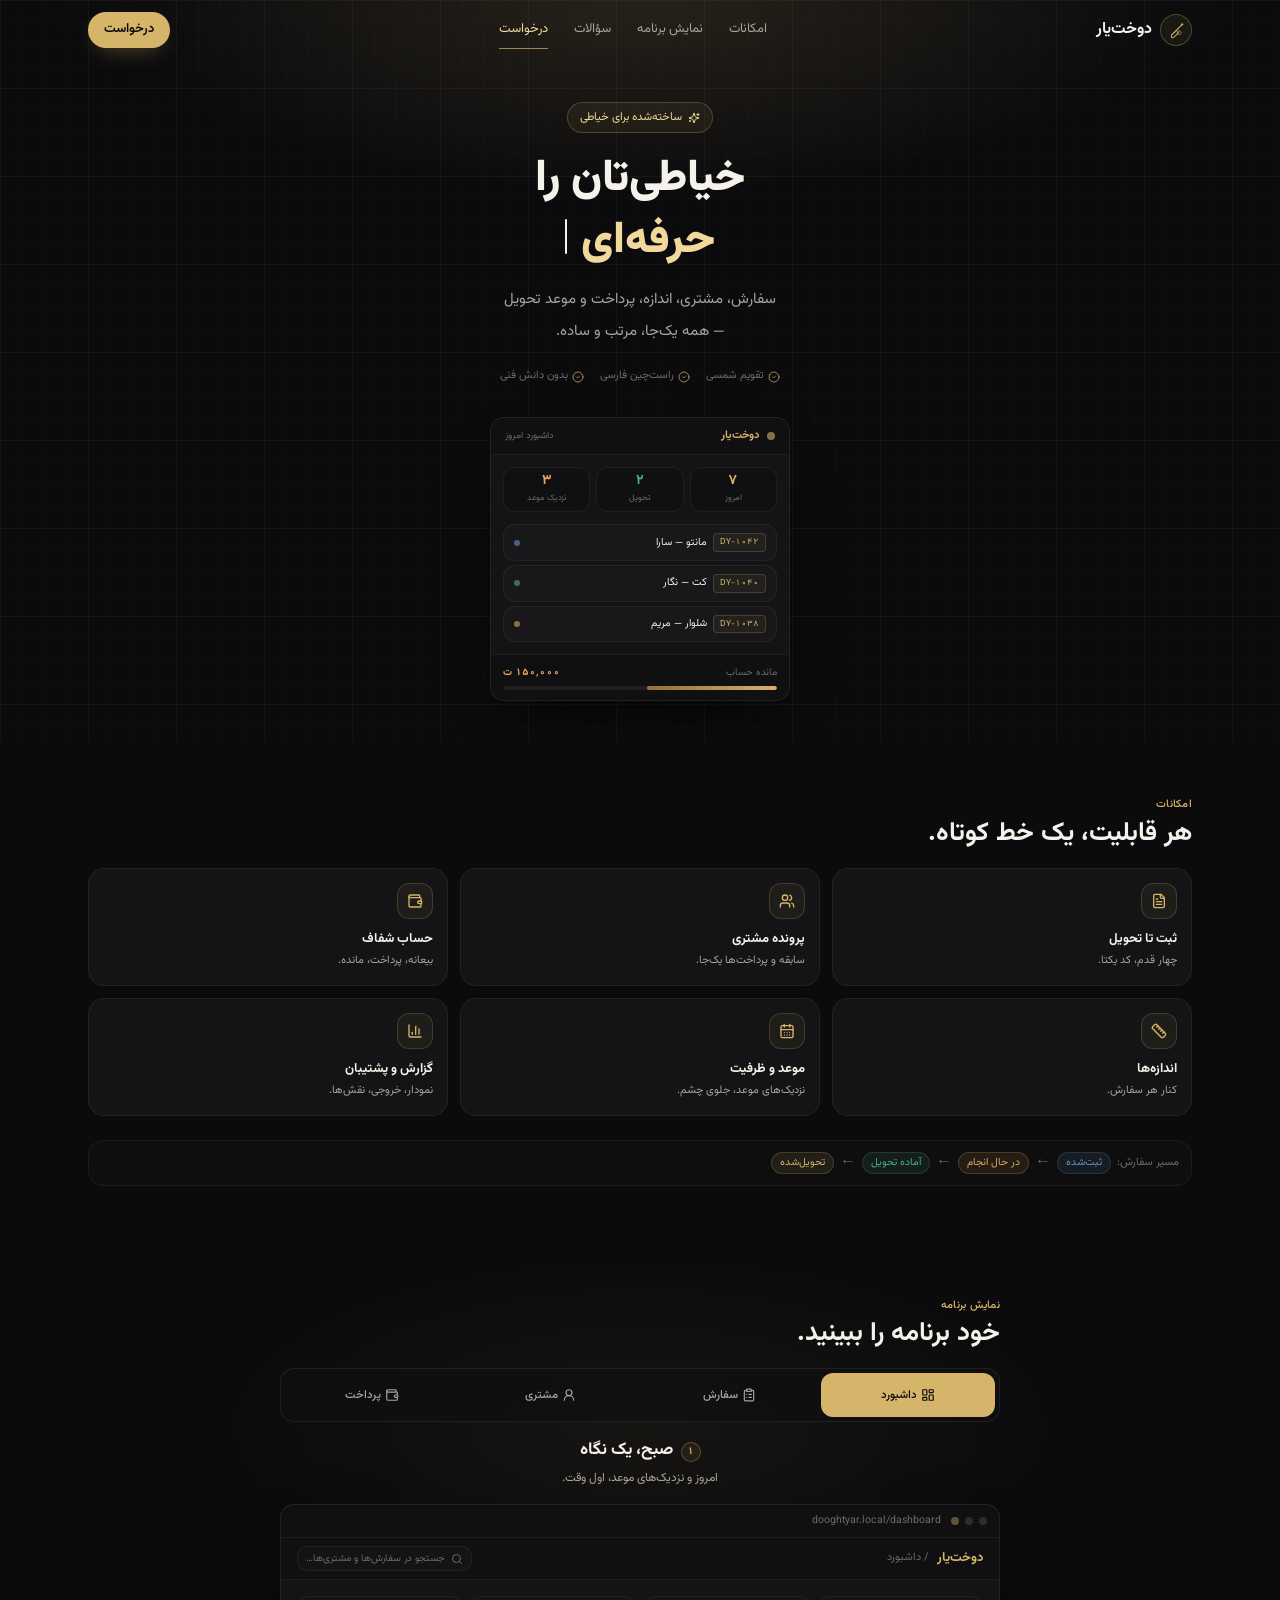
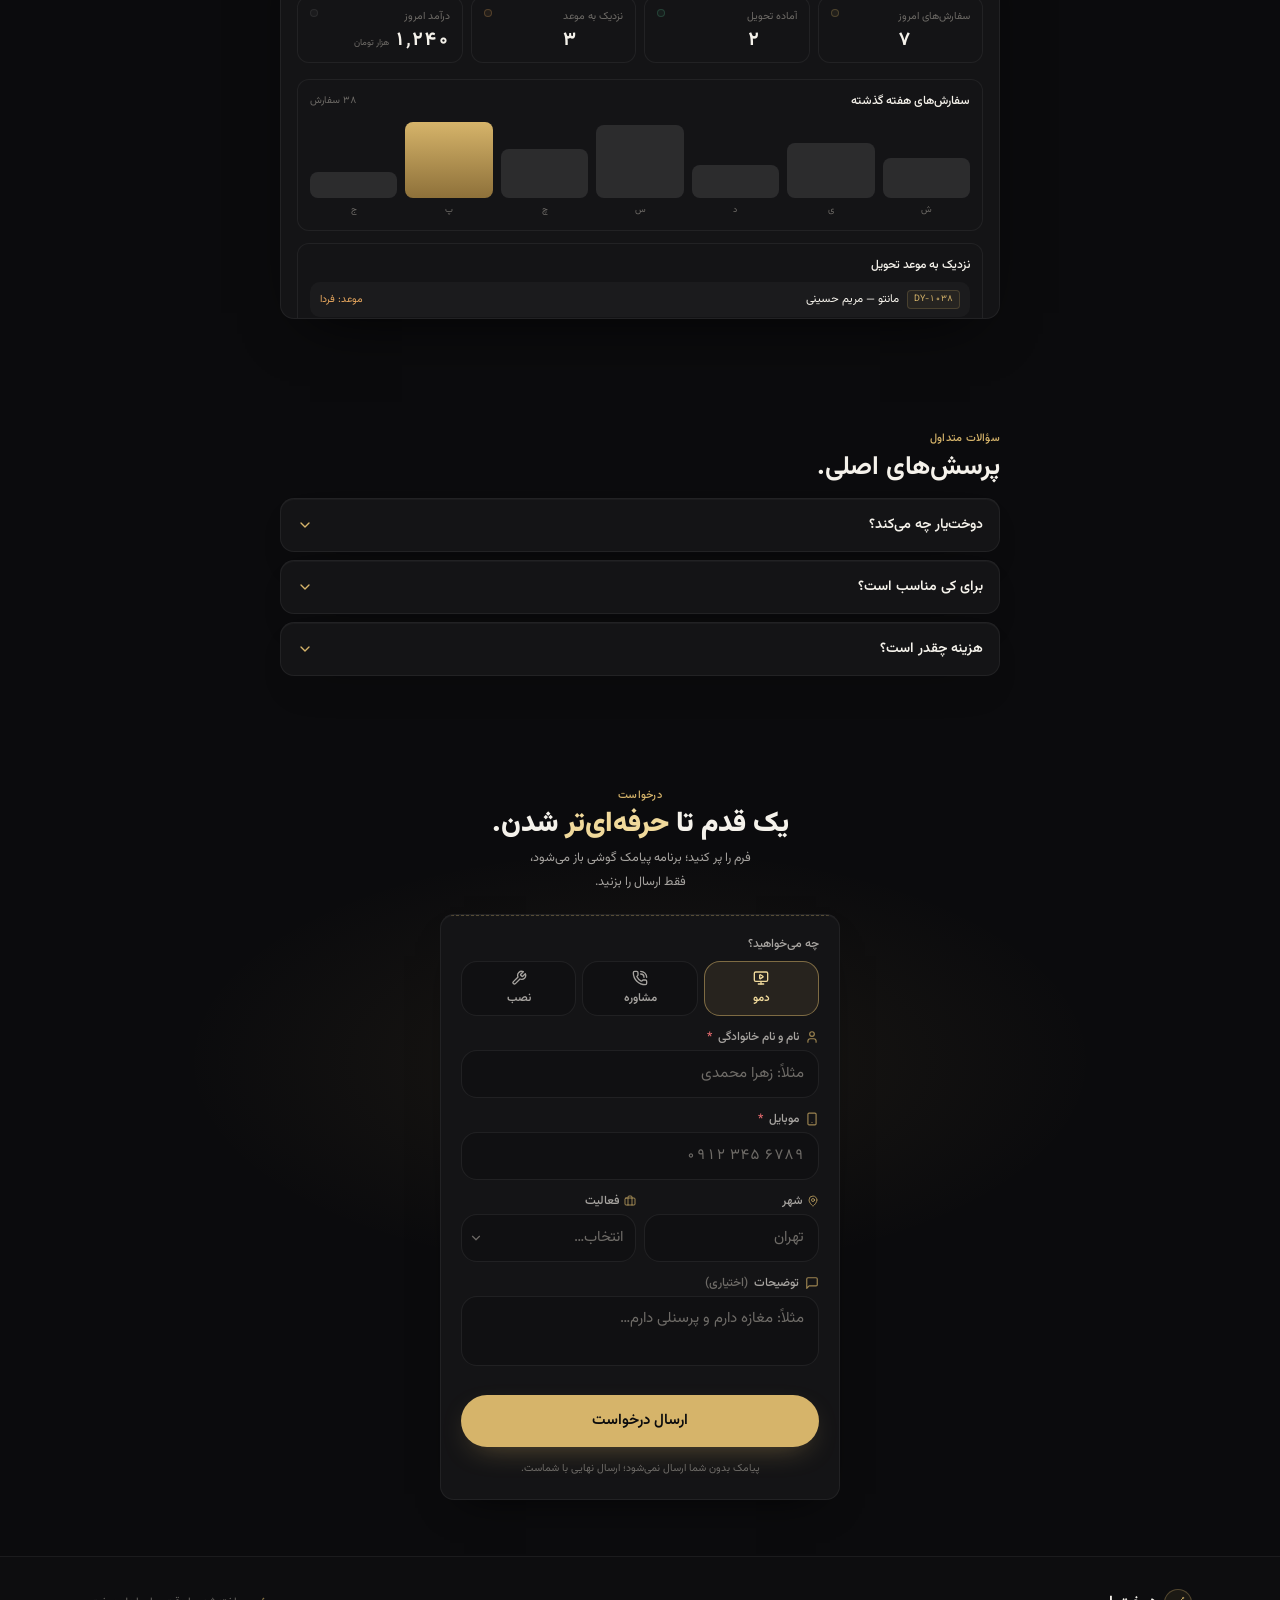
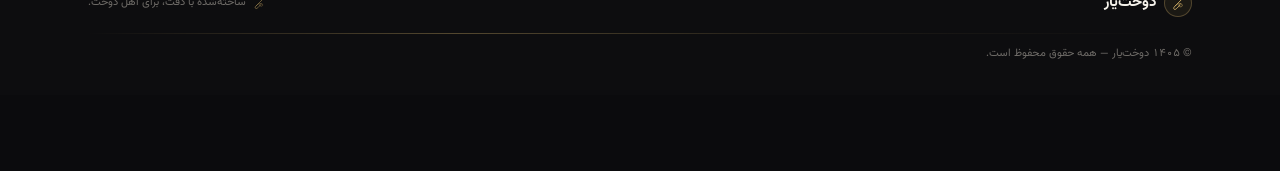
<file: index.html>
<!DOCTYPE html><!--mqgdReC8T4eF5EeoO1_KA--><html lang="fa" dir="rtl" class="vazirmatn_e62367ec-module__CQnTqW__variable"><head><meta charSet="utf-8"/><meta name="viewport" content="width=device-width, initial-scale=1, maximum-scale=5"/><link rel="preload" href="/_next/static/media/Vazirmatn_Variable-s.p.6903c73f.woff2" as="font" crossorigin="" type="font/woff2"/><link rel="stylesheet" href="/_next/static/chunks/5e7be418c2ea916f.css" data-precedence="next"/><link rel="preload" as="script" fetchPriority="low" href="/_next/static/chunks/58c60a5fa6b544da.js"/><script src="/_next/static/chunks/771dedee3f5e1621.js" async=""></script><script src="/_next/static/chunks/e461e3027eb348df.js" async=""></script><script src="/_next/static/chunks/turbopack-b702dda9a075337d.js" async=""></script><script src="/_next/static/chunks/2f236954d6a65e12.js" async=""></script><script src="/_next/static/chunks/42ef9a2cb7ac204b.js" async=""></script><script src="/_next/static/chunks/459ec159dd5af178.js" async=""></script><script src="/_next/static/chunks/e6851a42cbb12033.js" async=""></script><meta name="next-size-adjust" content=""/><meta name="theme-color" content="#0B0B0D"/><title>دوخت‌یار | سامانه مدیریت سفارش خیاطی</title><meta name="description" content="دوخت‌یار به خیاطان کمک می‌کند مشتریان، سفارش‌های دوخت، لباس‌ها، پرداخت‌ها و موعد تحویل را منظم و یک‌جا مدیریت کنند. فارسی، راست‌چین و ساده — مخصوص خیاطی."/><meta name="application-name" content="دوخت‌یار"/><meta name="author" content="تیم دوخت‌یار"/><meta name="keywords" content="نرم‌افزار خیاطی,مدیریت سفارش خیاطی,دوخت‌یار,برنامه مدیریت مزون,خیاطی,مدیریت مشتری خیاط"/><meta name="robots" content="index, follow"/><link rel="canonical" href="http://localhost:3000"/><meta name="format-detection" content="telephone=no"/><meta property="og:title" content="دوخت‌یار | خیاطی‌تان را حرفه‌ای‌تر مدیریت کنید"/><meta property="og:description" content="از ثبت سفارش و مشخصات مشتری تا اندازه‌ها، پرداخت‌ها و زمان تحویل — همه‌چیز در یک محیط منظم و یکپارچه، مخصوص خیاطی."/><meta property="og:url" content="http://localhost:3000"/><meta property="og:site_name" content="دوخت‌یار"/><meta property="og:locale" content="fa_IR"/><meta property="og:image" content="http://localhost:3000/og-image.png"/><meta property="og:image:width" content="1200"/><meta property="og:image:height" content="630"/><meta property="og:image:alt" content="دوخت‌یار — سامانه مدیریت سفارش خیاطی"/><meta property="og:type" content="website"/><meta name="twitter:card" content="summary_large_image"/><meta name="twitter:title" content="دوخت‌یار | خیاطی‌تان را حرفه‌ای‌تر مدیریت کنید"/><meta name="twitter:description" content="نرم‌افزار مدیریت سفارش خیاطی — مشتری، سفارش، پرداخت و تحویل، همه یک‌جا."/><meta name="twitter:image" content="http://localhost:3000/og-image.png"/><link rel="icon" href="/icon.svg?icon.b8a9e7bd.svg" sizes="any" type="image/svg+xml"/><script src="/_next/static/chunks/a6dad97d9634a72d.js" noModule=""></script></head><body class="min-h-dvh font-sans antialiased"><div hidden=""><!--$--><!--/$--></div><div class="flex min-h-dvh flex-col pb-cta-safe"><header class="fixed inset-x-0 top-0 z-50 transition-all duration-300 border-b border-transparent bg-transparent"><div class="mx-auto flex max-w-6xl items-center justify-between gap-3 px-4 sm:px-6" style="height:60px"><a href="#top" class="flex items-center gap-2" aria-label="دوخت‌یار — صفحه اصلی"><span class="relative inline-flex items-center justify-center rounded-xl border border-gold/30 bg-gold/[0.07] text-gold h-8 w-8"><svg viewBox="0 0 48 48" fill="none" aria-hidden="true" class="h-[62%] w-[62%]"><path d="M40 8 L14 34 C11 37 10 40 12 42 C14 44 17 43 20 40 L30 30" stroke="currentColor" stroke-width="2.6" stroke-linecap="round"></path><path d="M14 34 C20 28 24 26 30 26 C36 26 38 30 36 33 C34 36 29 36 27 33 C25 30 28 26 33 25" stroke="currentColor" stroke-width="1.6" stroke-linecap="round" stroke-dasharray="3.5 3"></path><circle cx="39" cy="9" r="2.2" stroke="currentColor" stroke-width="1.8"></circle></svg></span><span class="text-[16px] font-bold text-bone">دوخت‌یار</span></a><nav aria-label="ناوبری اصلی" class="hidden items-center gap-0.5 lg:flex"><a href="#features" class="relative rounded-full px-3 py-2 text-[13px] transition-colors duration-200 hover:bg-white/[0.04] hover:text-bone text-bone-muted">امکانات</a><a href="#showcase" class="relative rounded-full px-3 py-2 text-[13px] transition-colors duration-200 hover:bg-white/[0.04] hover:text-bone text-bone-muted">نمایش برنامه</a><a href="#faq" class="relative rounded-full px-3 py-2 text-[13px] transition-colors duration-200 hover:bg-white/[0.04] hover:text-bone text-bone-muted">سؤالات</a><a href="#demo" class="relative rounded-full px-3 py-2 text-[13px] transition-colors duration-200 hover:bg-white/[0.04] hover:text-bone text-bone-muted">درخواست</a></nav><div class="flex items-center gap-2"><a href="#demo" class="btn-chip" aria-label="درخواست دمو">درخواست</a><button type="button" aria-expanded="false" aria-controls="mobile-nav" aria-label="باز کردن منو" class="flex h-10 w-10 items-center justify-center rounded-xl border border-white/10 bg-white/[0.03] text-bone lg:hidden"><svg xmlns="http://www.w3.org/2000/svg" width="24" height="24" viewBox="0 0 24 24" fill="none" stroke="currentColor" stroke-width="2" stroke-linecap="round" stroke-linejoin="round" class="lucide lucide-menu h-4.5 w-4.5" aria-hidden="true"><path d="M4 12h16"></path><path d="M4 18h16"></path><path d="M4 6h16"></path></svg></button></div></div></header><main><section id="top" class="pattern-paper relative overflow-hidden px-4 pt-[78px] sm:px-6"><div class="pointer-events-none absolute inset-0 -z-10" aria-hidden="true" style="background:radial-gradient(ellipse 60% 40% at 50% 0%, rgba(214,180,106,0.10), transparent 65%)"></div><div class="mx-auto flex max-w-6xl flex-col items-center pb-10 pt-3 text-center lg:pt-6"><p class="inline-flex items-center gap-1.5 rounded-full border border-gold/25 bg-gold/[0.07] px-3 py-1.5 text-[11.5px] text-gold-light" style="opacity:0;transform:translateY(18px)"><svg xmlns="http://www.w3.org/2000/svg" width="24" height="24" viewBox="0 0 24 24" fill="none" stroke="currentColor" stroke-width="2" stroke-linecap="round" stroke-linejoin="round" class="lucide lucide-sparkles h-3 w-3" aria-hidden="true"><path d="M9.937 15.5A2 2 0 0 0 8.5 14.063l-6.135-1.582a.5.5 0 0 1 0-.962L8.5 9.936A2 2 0 0 0 9.937 8.5l1.582-6.135a.5.5 0 0 1 .963 0L14.063 8.5A2 2 0 0 0 15.5 9.937l6.135 1.581a.5.5 0 0 1 0 .964L15.5 14.063a2 2 0 0 0-1.437 1.437l-1.582 6.135a.5.5 0 0 1-.963 0z"></path><path d="M20 3v4"></path><path d="M22 5h-4"></path><path d="M4 17v2"></path><path d="M5 18H3"></path></svg>ساخته‌شده برای خیاطی</p><h1 class="mt-4 min-h-[2.6em] max-w-[20ch] text-balance text-[26px] font-black leading-[1.4] text-bone sm:text-[36px] lg:text-[44px]"><span class="sr-only">خیاطی‌تان را حرفه‌ای مدیریت کنید.</span><span aria-hidden="true"><span class="inline-block" style="opacity:0;transform:translateY(18px)"><span class="type-cursor" aria-hidden="true"></span></span><br/><span class="inline-block" style="opacity:0;transform:translateY(18px)"><span class="text-gold-light"> </span><span></span></span></span></h1><p class="mt-3 max-w-[34ch] text-pretty text-[13.5px] leading-7 text-bone-muted sm:text-[15px] sm:leading-8" style="opacity:0;transform:translateY(18px)">سفارش، مشتری، اندازه، پرداخت و موعد تحویل — همه یک‌جا، مرتب و ساده.</p><ul class="mt-5 flex flex-wrap items-center justify-center gap-x-4 gap-y-1.5 text-[11px] text-bone-faint" style="opacity:0;transform:translateY(18px)"><li class="flex items-center gap-1"><svg xmlns="http://www.w3.org/2000/svg" width="24" height="24" viewBox="0 0 24 24" fill="none" stroke="currentColor" stroke-width="2" stroke-linecap="round" stroke-linejoin="round" class="lucide lucide-circle-check h-3 w-3 text-gold/70" aria-hidden="true"><circle cx="12" cy="12" r="10"></circle><path d="m9 12 2 2 4-4"></path></svg>تقویم شمسی</li><li class="flex items-center gap-1"><svg xmlns="http://www.w3.org/2000/svg" width="24" height="24" viewBox="0 0 24 24" fill="none" stroke="currentColor" stroke-width="2" stroke-linecap="round" stroke-linejoin="round" class="lucide lucide-circle-check h-3 w-3 text-gold/70" aria-hidden="true"><circle cx="12" cy="12" r="10"></circle><path d="m9 12 2 2 4-4"></path></svg>راست‌چین فارسی</li><li class="flex items-center gap-1"><svg xmlns="http://www.w3.org/2000/svg" width="24" height="24" viewBox="0 0 24 24" fill="none" stroke="currentColor" stroke-width="2" stroke-linecap="round" stroke-linejoin="round" class="lucide lucide-circle-check h-3 w-3 text-gold/70" aria-hidden="true"><circle cx="12" cy="12" r="10"></circle><path d="m9 12 2 2 4-4"></path></svg>بدون دانش فنی</li></ul><div class="mt-8 w-full"><div class="relative mx-auto w-full max-w-[300px]" dir="rtl" style="opacity:0;transform:translateY(24px) scale(0.96)"><div class="pointer-events-none absolute -inset-6 -z-10" aria-hidden="true" style="background:radial-gradient(ellipse 60% 55% at 50% 45%, rgba(214,180,106,0.12), transparent 70%)"></div><div class="surface overflow-hidden !p-0 shadow-lift"><div class="flex items-center justify-between border-b border-white/[0.06] bg-ink-900 px-3.5 py-2.5"><div class="flex items-center gap-2"><span class="h-2 w-2 rounded-full bg-gold/60"></span><span class="text-[11px] font-bold text-gold">دوخت‌یار</span></div><span class="text-[9.5px] text-bone-faint">داشبورد امروز</span></div><div class="grid grid-cols-3 gap-1.5 p-3"><div class="rounded-lg border border-white/[0.06] bg-ink-900 px-2 py-1.5 text-center"><p class="num text-[14px] font-bold leading-none text-gold">۷</p><p class="mt-1 truncate text-[8.5px] text-bone-faint">امروز</p></div><div class="rounded-lg border border-white/[0.06] bg-ink-900 px-2 py-1.5 text-center"><p class="num text-[14px] font-bold leading-none text-ok">۲</p><p class="mt-1 truncate text-[8.5px] text-bone-faint">تحویل</p></div><div class="rounded-lg border border-white/[0.06] bg-ink-900 px-2 py-1.5 text-center"><p class="num text-[14px] font-bold leading-none text-warn">۳</p><p class="mt-1 truncate text-[8.5px] text-bone-faint">نزدیک موعد</p></div></div><ul class="space-y-1 px-3 pb-3"><li class="flex items-center justify-between rounded-lg border border-white/[0.05] bg-white/[0.02] px-2.5 py-2" style="opacity:0;transform:translateX(12px)"><span class="flex min-w-0 items-center gap-1.5"><span class="num shrink-0 rounded border border-gold/20 bg-gold/[0.06] px-1.5 py-0.5 text-[8.5px] text-gold">DY-۱۰۴۲</span><span class="truncate text-[10.5px] text-bone">مانتو — سارا</span></span><span class="h-1.5 w-1.5 shrink-0 rounded-full bg-info/60" aria-hidden="true"></span></li><li class="flex items-center justify-between rounded-lg border border-white/[0.05] bg-white/[0.02] px-2.5 py-2" style="opacity:0;transform:translateX(12px)"><span class="flex min-w-0 items-center gap-1.5"><span class="num shrink-0 rounded border border-gold/20 bg-gold/[0.06] px-1.5 py-0.5 text-[8.5px] text-gold">DY-۱۰۴۰</span><span class="truncate text-[10.5px] text-bone">کت — نگار</span></span><span class="h-1.5 w-1.5 shrink-0 rounded-full bg-ok/60" aria-hidden="true"></span></li><li class="flex items-center justify-between rounded-lg border border-white/[0.05] bg-white/[0.02] px-2.5 py-2" style="opacity:0;transform:translateX(12px)"><span class="flex min-w-0 items-center gap-1.5"><span class="num shrink-0 rounded border border-gold/20 bg-gold/[0.06] px-1.5 py-0.5 text-[8.5px] text-gold">DY-۱۰۳۸</span><span class="truncate text-[10.5px] text-bone">شلوار — مریم</span></span><span class="h-1.5 w-1.5 shrink-0 rounded-full bg-warn/60" aria-hidden="true"></span></li></ul><div class="border-t border-white/[0.06] bg-ink-900 px-3 py-2.5"><div class="flex items-center justify-between text-[10px]"><span class="text-bone-faint">مانده حساب</span><span class="num font-bold text-warn">۱۵۰٬۰۰۰<!-- --> ت</span></div><div class="mt-1.5 h-1 overflow-hidden rounded-full bg-white/[0.06]"><div class="h-full w-1/2 rounded-full bg-gradient-to-l from-gold to-gold-dark" style="transform-origin:right;transform:scaleX(0)"></div></div></div></div></div></div></div></section><section id="features" class="relative py-10 sm:py-14" aria-labelledby="features-title"><div class="mx-auto max-w-6xl px-0 sm:px-6"><div class="px-4 sm:px-0" style="opacity:0;transform:translateY(22px)"><p class="text-[11px] font-medium tracking-wide text-gold">امکانات</p><h2 id="features-title" class="mt-1.5 text-balance text-[20px] font-bold leading-7 text-bone sm:text-[26px]">هر قابلیت، یک خط کوتاه.</h2></div><div class="mt-5" style="opacity:0;transform:translateY(22px)"><div class="no-scrollbar snap-x-cards flex gap-3 overflow-x-auto px-4 pb-1 sm:px-0 lg:grid lg:grid-cols-3 lg:gap-3 lg:overflow-visible lg:px-0" aria-label="امکانات دوخت‌یار"><article class="mini-card flex w-[160px] shrink-0 flex-col gap-2.5 sm:w-auto lg:w-auto"><span class="flex h-9 w-9 shrink-0 items-center justify-center rounded-lg border border-gold/20 bg-gold/[0.06] text-gold"><svg xmlns="http://www.w3.org/2000/svg" width="24" height="24" viewBox="0 0 24 24" fill="none" stroke="currentColor" stroke-width="2" stroke-linecap="round" stroke-linejoin="round" class="lucide lucide-file-text h-4 w-4" aria-hidden="true"><path d="M15 2H6a2 2 0 0 0-2 2v16a2 2 0 0 0 2 2h12a2 2 0 0 0 2-2V7Z"></path><path d="M14 2v4a2 2 0 0 0 2 2h4"></path><path d="M10 9H8"></path><path d="M16 13H8"></path><path d="M16 17H8"></path></svg></span><div class="min-w-0"><h3 class="text-[13px] font-bold leading-5 text-bone">ثبت تا تحویل</h3><p class="mt-0.5 text-[11px] leading-5 text-bone-muted">چهار قدم، کد یکتا.</p></div></article><article class="mini-card flex w-[160px] shrink-0 flex-col gap-2.5 sm:w-auto lg:w-auto"><span class="flex h-9 w-9 shrink-0 items-center justify-center rounded-lg border border-gold/20 bg-gold/[0.06] text-gold"><svg xmlns="http://www.w3.org/2000/svg" width="24" height="24" viewBox="0 0 24 24" fill="none" stroke="currentColor" stroke-width="2" stroke-linecap="round" stroke-linejoin="round" class="lucide lucide-users h-4 w-4" aria-hidden="true"><path d="M16 21v-2a4 4 0 0 0-4-4H6a4 4 0 0 0-4 4v2"></path><path d="M16 3.128a4 4 0 0 1 0 7.744"></path><path d="M22 21v-2a4 4 0 0 0-3-3.87"></path><circle cx="9" cy="7" r="4"></circle></svg></span><div class="min-w-0"><h3 class="text-[13px] font-bold leading-5 text-bone">پرونده مشتری</h3><p class="mt-0.5 text-[11px] leading-5 text-bone-muted">سابقه و پرداخت‌ها یک‌جا.</p></div></article><article class="mini-card flex w-[160px] shrink-0 flex-col gap-2.5 sm:w-auto lg:w-auto"><span class="flex h-9 w-9 shrink-0 items-center justify-center rounded-lg border border-gold/20 bg-gold/[0.06] text-gold"><svg xmlns="http://www.w3.org/2000/svg" width="24" height="24" viewBox="0 0 24 24" fill="none" stroke="currentColor" stroke-width="2" stroke-linecap="round" stroke-linejoin="round" class="lucide lucide-wallet h-4 w-4" aria-hidden="true"><path d="M19 7V4a1 1 0 0 0-1-1H5a2 2 0 0 0 0 4h15a1 1 0 0 1 1 1v4h-3a2 2 0 0 0 0 4h3a1 1 0 0 0 1-1v-2a1 1 0 0 0-1-1"></path><path d="M3 5v14a2 2 0 0 0 2 2h15a1 1 0 0 0 1-1v-4"></path></svg></span><div class="min-w-0"><h3 class="text-[13px] font-bold leading-5 text-bone">حساب شفاف</h3><p class="mt-0.5 text-[11px] leading-5 text-bone-muted">بیعانه، پرداخت، مانده.</p></div></article><article class="mini-card flex w-[160px] shrink-0 flex-col gap-2.5 sm:w-auto lg:w-auto"><span class="flex h-9 w-9 shrink-0 items-center justify-center rounded-lg border border-gold/20 bg-gold/[0.06] text-gold"><svg xmlns="http://www.w3.org/2000/svg" width="24" height="24" viewBox="0 0 24 24" fill="none" stroke="currentColor" stroke-width="2" stroke-linecap="round" stroke-linejoin="round" class="lucide lucide-ruler h-4 w-4" aria-hidden="true"><path d="M21.3 15.3a2.4 2.4 0 0 1 0 3.4l-2.6 2.6a2.4 2.4 0 0 1-3.4 0L2.7 8.7a2.41 2.41 0 0 1 0-3.4l2.6-2.6a2.41 2.41 0 0 1 3.4 0Z"></path><path d="m14.5 12.5 2-2"></path><path d="m11.5 9.5 2-2"></path><path d="m8.5 6.5 2-2"></path><path d="m17.5 15.5 2-2"></path></svg></span><div class="min-w-0"><h3 class="text-[13px] font-bold leading-5 text-bone">اندازه‌ها</h3><p class="mt-0.5 text-[11px] leading-5 text-bone-muted">کنار هر سفارش.</p></div></article><article class="mini-card flex w-[160px] shrink-0 flex-col gap-2.5 sm:w-auto lg:w-auto"><span class="flex h-9 w-9 shrink-0 items-center justify-center rounded-lg border border-gold/20 bg-gold/[0.06] text-gold"><svg xmlns="http://www.w3.org/2000/svg" width="24" height="24" viewBox="0 0 24 24" fill="none" stroke="currentColor" stroke-width="2" stroke-linecap="round" stroke-linejoin="round" class="lucide lucide-calendar-days h-4 w-4" aria-hidden="true"><path d="M8 2v4"></path><path d="M16 2v4"></path><rect width="18" height="18" x="3" y="4" rx="2"></rect><path d="M3 10h18"></path><path d="M8 14h.01"></path><path d="M12 14h.01"></path><path d="M16 14h.01"></path><path d="M8 18h.01"></path><path d="M12 18h.01"></path><path d="M16 18h.01"></path></svg></span><div class="min-w-0"><h3 class="text-[13px] font-bold leading-5 text-bone">موعد و ظرفیت</h3><p class="mt-0.5 text-[11px] leading-5 text-bone-muted">نزدیک‌های موعد، جلوی چشم.</p></div></article><article class="mini-card flex w-[160px] shrink-0 flex-col gap-2.5 sm:w-auto lg:w-auto"><span class="flex h-9 w-9 shrink-0 items-center justify-center rounded-lg border border-gold/20 bg-gold/[0.06] text-gold"><svg xmlns="http://www.w3.org/2000/svg" width="24" height="24" viewBox="0 0 24 24" fill="none" stroke="currentColor" stroke-width="2" stroke-linecap="round" stroke-linejoin="round" class="lucide lucide-chart-column h-4 w-4" aria-hidden="true"><path d="M3 3v16a2 2 0 0 0 2 2h16"></path><path d="M18 17V9"></path><path d="M13 17V5"></path><path d="M8 17v-3"></path></svg></span><div class="min-w-0"><h3 class="text-[13px] font-bold leading-5 text-bone">گزارش و پشتیبان</h3><p class="mt-0.5 text-[11px] leading-5 text-bone-muted">نمودار، خروجی، نقش‌ها.</p></div></article></div></div><div class="mt-5 px-4 sm:px-0" style="opacity:0;transform:translateY(22px)"><div class="flex items-center gap-1.5 overflow-x-auto rounded-xl border border-white/[0.06] bg-ink-900/70 px-3 py-2.5 no-scrollbar" role="img" aria-label="مسیر وضعیت هر سفارش از ثبت‌شده تا تحویل‌شده"><span class="shrink-0 text-[11px] text-bone-faint">مسیر سفارش:</span><span class="flex shrink-0 items-center gap-1.5"><span class="rounded-full border px-2 py-0.5 text-[10.5px] text-info bg-info/[0.10] border-info/20">ثبت‌شده</span><span class="text-bone-faint" aria-hidden="true">←</span></span><span class="flex shrink-0 items-center gap-1.5"><span class="rounded-full border px-2 py-0.5 text-[10.5px] text-warn bg-warn/[0.10] border-warn/20">در حال انجام</span><span class="text-bone-faint" aria-hidden="true">←</span></span><span class="flex shrink-0 items-center gap-1.5"><span class="rounded-full border px-2 py-0.5 text-[10.5px] text-ok bg-ok/[0.10] border-ok/20">آماده تحویل</span><span class="text-bone-faint" aria-hidden="true">←</span></span><span class="flex shrink-0 items-center gap-1.5"><span class="rounded-full border px-2 py-0.5 text-[10.5px] text-gold bg-gold/[0.10] border-gold/20">تحویل‌شده</span></span></div></div></div></section><section id="showcase" class="relative py-10 sm:py-14" aria-labelledby="showcase-title"><div class="pointer-events-none absolute inset-0 -z-10" aria-hidden="true" style="background:radial-gradient(ellipse 50% 35% at 50% 25%, rgba(214,180,106,0.06), transparent 65%)"></div><div class="mx-auto max-w-3xl px-4 sm:px-6"><div style="opacity:0;transform:translateY(22px)"><p class="text-[11px] font-medium tracking-wide text-gold">نمایش برنامه</p><h2 id="showcase-title" class="mt-1.5 text-balance text-[20px] font-bold leading-7 text-bone sm:text-[26px]">خود برنامه را ببینید.</h2></div><div role="tablist" aria-label="صفحه‌های دوخت‌یار" class="mt-5 grid grid-cols-4 gap-1 rounded-xl2 border border-white/[0.07] bg-ink-900/80 p-1"><button type="button" role="tab" id="showcase-tab-dashboard" aria-selected="true" aria-controls="showcase-panel" class="relative flex min-h-[44px] items-center justify-center gap-1 rounded-lg px-1 text-[11.5px] font-medium transition-colors duration-200 text-ink-950"><span class="absolute inset-0 rounded-lg bg-gold" aria-hidden="true"></span><svg xmlns="http://www.w3.org/2000/svg" width="24" height="24" viewBox="0 0 24 24" fill="none" stroke="currentColor" stroke-width="2" stroke-linecap="round" stroke-linejoin="round" class="lucide lucide-layout-dashboard relative h-3.5 w-3.5" aria-hidden="true"><rect width="7" height="9" x="3" y="3" rx="1"></rect><rect width="7" height="5" x="14" y="3" rx="1"></rect><rect width="7" height="9" x="14" y="12" rx="1"></rect><rect width="7" height="5" x="3" y="16" rx="1"></rect></svg><span class="relative">داشبورد</span></button><button type="button" role="tab" id="showcase-tab-order" aria-selected="false" aria-controls="showcase-panel" class="relative flex min-h-[44px] items-center justify-center gap-1 rounded-lg px-1 text-[11.5px] font-medium transition-colors duration-200 text-bone-muted"><svg xmlns="http://www.w3.org/2000/svg" width="24" height="24" viewBox="0 0 24 24" fill="none" stroke="currentColor" stroke-width="2" stroke-linecap="round" stroke-linejoin="round" class="lucide lucide-clipboard-list relative h-3.5 w-3.5" aria-hidden="true"><rect width="8" height="4" x="8" y="2" rx="1" ry="1"></rect><path d="M16 4h2a2 2 0 0 1 2 2v14a2 2 0 0 1-2 2H6a2 2 0 0 1-2-2V6a2 2 0 0 1 2-2h2"></path><path d="M12 11h4"></path><path d="M12 16h4"></path><path d="M8 11h.01"></path><path d="M8 16h.01"></path></svg><span class="relative">سفارش</span></button><button type="button" role="tab" id="showcase-tab-customer" aria-selected="false" aria-controls="showcase-panel" class="relative flex min-h-[44px] items-center justify-center gap-1 rounded-lg px-1 text-[11.5px] font-medium transition-colors duration-200 text-bone-muted"><svg xmlns="http://www.w3.org/2000/svg" width="24" height="24" viewBox="0 0 24 24" fill="none" stroke="currentColor" stroke-width="2" stroke-linecap="round" stroke-linejoin="round" class="lucide lucide-user-round relative h-3.5 w-3.5" aria-hidden="true"><circle cx="12" cy="8" r="5"></circle><path d="M20 21a8 8 0 0 0-16 0"></path></svg><span class="relative">مشتری</span></button><button type="button" role="tab" id="showcase-tab-payments" aria-selected="false" aria-controls="showcase-panel" class="relative flex min-h-[44px] items-center justify-center gap-1 rounded-lg px-1 text-[11.5px] font-medium transition-colors duration-200 text-bone-muted"><svg xmlns="http://www.w3.org/2000/svg" width="24" height="24" viewBox="0 0 24 24" fill="none" stroke="currentColor" stroke-width="2" stroke-linecap="round" stroke-linejoin="round" class="lucide lucide-wallet relative h-3.5 w-3.5" aria-hidden="true"><path d="M19 7V4a1 1 0 0 0-1-1H5a2 2 0 0 0 0 4h15a1 1 0 0 1 1 1v4h-3a2 2 0 0 0 0 4h3a1 1 0 0 0 1-1v-2a1 1 0 0 0-1-1"></path><path d="M3 5v14a2 2 0 0 0 2 2h15a1 1 0 0 0 1-1v-4"></path></svg><span class="relative">پرداخت</span></button></div><div id="showcase-panel" role="tabpanel" aria-labelledby="showcase-tab-dashboard" class="mt-4"><div aria-live="polite"><div class="flex items-baseline justify-center gap-2 text-center" style="opacity:0;transform:translateY(8px)"><span class="num inline-flex h-5 w-5 items-center justify-center rounded-full border border-gold/30 bg-gold/[0.08] text-[10px] font-bold text-gold">۱</span><h3 class="text-[15px] font-bold leading-6 text-bone sm:text-[17px]">صبح، یک نگاه</h3></div><p class="mt-1 text-center text-[12px] leading-6 text-bone-muted">امروز و نزدیک‌های موعد، اول وقت.</p></div><div class="mt-3.5" style="opacity:0;transform:translateY(22px)"><div class="surface overflow-hidden !p-0 shadow-lift"><div class="flex items-center gap-2.5 border-b border-white/[0.06] bg-ink-900 px-3 py-2"><div class="flex gap-1.5" aria-hidden="true"><span class="h-2 w-2 rounded-full bg-white/[0.12]"></span><span class="h-2 w-2 rounded-full bg-white/[0.12]"></span><span class="h-2 w-2 rounded-full bg-gold/40"></span></div><p class="num text-[10.5px] text-bone-faint">dooghtyar.local/<!-- -->dashboard</p></div><div class="h-[380px] overflow-hidden"><div class="h-full overflow-y-auto"><div class="min-h-full" style="opacity:0;transform:translateY(10px)"><div class="flex h-full flex-col"><div class="flex items-center justify-between border-b border-white/[0.06] bg-ink-900 px-3 py-2 sm:px-4"><div class="flex items-center gap-2"><span class="text-[12px] font-bold text-gold sm:text-[13px]">دوخت‌یار</span><span class="hidden text-[11px] text-bone-faint sm:inline">/ <!-- -->داشبورد</span></div><div class="flex items-center gap-1.5 rounded-md border border-white/[0.06] bg-ink-850 px-2 py-1 text-[10px] text-bone-faint"><svg xmlns="http://www.w3.org/2000/svg" width="24" height="24" viewBox="0 0 24 24" fill="none" stroke="currentColor" stroke-width="2" stroke-linecap="round" stroke-linejoin="round" class="lucide lucide-search h-3 w-3" aria-hidden="true"><path d="m21 21-4.34-4.34"></path><circle cx="11" cy="11" r="8"></circle></svg><span class="hidden sm:inline">جستجو در سفارش‌ها و مشتری‌ها…</span><span class="sm:hidden">جستجو…</span></div></div><div class="grid grid-cols-2 gap-2 p-3 sm:grid-cols-4 sm:p-4"><div class="rounded-lg border border-white/[0.06] bg-ink-850 p-2.5 sm:p-3"><div class="flex items-start justify-between gap-2"><div class="min-w-0"><p class="truncate text-[9.5px] text-bone-faint sm:text-[10.5px]">سفارش‌های امروز</p><p class="num mt-1.5 text-[16px] font-bold leading-none text-bone sm:text-[19px]">۷</p></div><span class="h-2 w-2 shrink-0 rounded-full border text-gold border-gold/25 bg-gold/[0.07]" aria-hidden="true"></span></div></div><div class="rounded-lg border border-white/[0.06] bg-ink-850 p-2.5 sm:p-3"><div class="flex items-start justify-between gap-2"><div class="min-w-0"><p class="truncate text-[9.5px] text-bone-faint sm:text-[10.5px]">آماده تحویل</p><p class="num mt-1.5 text-[16px] font-bold leading-none text-bone sm:text-[19px]">۲</p></div><span class="h-2 w-2 shrink-0 rounded-full border text-ok border-ok/25 bg-ok/[0.07]" aria-hidden="true"></span></div></div><div class="rounded-lg border border-white/[0.06] bg-ink-850 p-2.5 sm:p-3"><div class="flex items-start justify-between gap-2"><div class="min-w-0"><p class="truncate text-[9.5px] text-bone-faint sm:text-[10.5px]">نزدیک به موعد</p><p class="num mt-1.5 text-[16px] font-bold leading-none text-bone sm:text-[19px]">۳</p></div><span class="h-2 w-2 shrink-0 rounded-full border text-warn border-warn/25 bg-warn/[0.07]" aria-hidden="true"></span></div></div><div class="rounded-lg border border-white/[0.06] bg-ink-850 p-2.5 sm:p-3"><div class="flex items-start justify-between gap-2"><div class="min-w-0"><p class="truncate text-[9.5px] text-bone-faint sm:text-[10.5px]">درآمد امروز</p><p class="num mt-1.5 text-[16px] font-bold leading-none text-bone sm:text-[19px]">۱٬۲۴۰<span class="mr-1 text-[9px] font-normal text-bone-faint">هزار تومان</span></p></div><span class="h-2 w-2 shrink-0 rounded-full border text-bone-muted border-white/[0.07] bg-white/[0.03]" aria-hidden="true"></span></div></div></div><div class="mx-3 mb-3 rounded-lg border border-white/[0.06] bg-ink-850 p-3 sm:mx-4"><div class="flex items-center justify-between"><p class="text-[11px] font-medium text-bone sm:text-[12px]">سفارش‌های هفته گذشته</p><p class="num text-[10px] text-bone-faint">۳۸<!-- --> سفارش</p></div><div class="mt-3 flex h-20 items-end gap-2 sm:h-24" role="img" aria-label="نمودار ستونی سفارش‌های هفته"><div class="flex h-full flex-1 flex-col items-center justify-end gap-1.5"><div class="w-full rounded-sm bg-white/[0.10]" style="height:42%"></div><span class="text-[9px] text-bone-faint">ش</span></div><div class="flex h-full flex-1 flex-col items-center justify-end gap-1.5"><div class="w-full rounded-sm bg-white/[0.10]" style="height:58%"></div><span class="text-[9px] text-bone-faint">ی</span></div><div class="flex h-full flex-1 flex-col items-center justify-end gap-1.5"><div class="w-full rounded-sm bg-white/[0.10]" style="height:35%"></div><span class="text-[9px] text-bone-faint">د</span></div><div class="flex h-full flex-1 flex-col items-center justify-end gap-1.5"><div class="w-full rounded-sm bg-white/[0.10]" style="height:76%"></div><span class="text-[9px] text-bone-faint">س</span></div><div class="flex h-full flex-1 flex-col items-center justify-end gap-1.5"><div class="w-full rounded-sm bg-white/[0.10]" style="height:52%"></div><span class="text-[9px] text-bone-faint">چ</span></div><div class="flex h-full flex-1 flex-col items-center justify-end gap-1.5"><div class="w-full rounded-sm bg-gradient-to-t from-gold-dark to-gold" style="height:90%"></div><span class="text-[9px] text-bone-faint">پ</span></div><div class="flex h-full flex-1 flex-col items-center justify-end gap-1.5"><div class="w-full rounded-sm bg-white/[0.10]" style="height:28%"></div><span class="text-[9px] text-bone-faint">ج</span></div></div></div><div class="mx-3 mb-4 rounded-lg border border-white/[0.06] bg-ink-850 p-3 sm:mx-4"><p class="text-[11px] font-medium text-bone sm:text-[12px]">نزدیک به موعد تحویل</p><ul class="mt-2 space-y-1.5"><li class="flex items-center justify-between rounded-md bg-white/[0.03] px-2.5 py-2"><span class="flex items-center gap-2 text-[10.5px] text-bone sm:text-[11.5px]"><span class="num rounded border border-gold/20 bg-gold/[0.06] px-1.5 py-0.5 text-[9px] text-gold">DY-۱۰۳۸</span>مانتو — مریم حسینی</span><span class="num text-[9.5px] text-warn sm:text-[10.5px]">موعد: فردا</span></li><li class="flex items-center justify-between rounded-md bg-white/[0.03] px-2.5 py-2"><span class="flex items-center gap-2 text-[10.5px] text-bone sm:text-[11.5px]"><span class="num rounded border border-gold/20 bg-gold/[0.06] px-1.5 py-0.5 text-[9px] text-gold">DY-۱۰۴۰</span>کت زنانه — نگار موسوی</span><span class="num text-[9.5px] text-danger sm:text-[10.5px]">موعد: امروز</span></li><li class="flex items-center justify-between rounded-md bg-white/[0.03] px-2.5 py-2"><span class="flex items-center gap-2 text-[10.5px] text-bone sm:text-[11.5px]"><span class="num rounded border border-gold/20 bg-gold/[0.06] px-1.5 py-0.5 text-[9px] text-gold">DY-۱۰۳۵</span>شلوار — سعید احمدی</span><span class="num text-[9.5px] text-warn sm:text-[10.5px]">موعد: ۲ روز بعد</span></li></ul></div></div></div></div></div></div></div></div></div></section><section id="faq" class="relative py-10 sm:py-14" aria-labelledby="faq-title"><div class="mx-auto max-w-3xl px-4 sm:px-6"><div style="opacity:0;transform:translateY(22px)"><p class="text-[11px] font-medium tracking-wide text-gold">سؤالات متداول</p><h2 id="faq-title" class="mt-1.5 text-balance text-[20px] font-bold leading-7 text-bone sm:text-[26px]">پرسش‌های اصلی.</h2></div><div style="opacity:0;transform:translateY(22px)"><div data-slot="accordion" class="mt-4 space-y-2" data-orientation="vertical"><div data-state="closed" data-orientation="vertical" data-slot="accordion-item" class="border-b last:border-b-0 surface !border border-white/[0.06] !bg-ink-850 px-4 py-1 data-[state=open]:border-gold/30"><h3 data-orientation="vertical" data-state="closed" class="flex"><button type="button" aria-controls="radix-_R_mk9brb_" aria-expanded="false" data-state="closed" data-orientation="vertical" id="radix-_R_6k9brb_" data-slot="accordion-trigger" class="focus-visible:border-ring focus-visible:ring-ring/50 flex flex-1 items-start justify-between gap-4 rounded-md py-4 text-sm transition-all outline-none focus-visible:ring-[3px] disabled:pointer-events-none disabled:opacity-50 [&amp;[data-state=open]&gt;svg]:rotate-180 !py-3 text-right !text-[14px] font-semibold text-bone hover:!text-gold-light hover:no-underline [&amp;&gt;svg]:text-gold" data-radix-collection-item="">دوخت‌یار چه می‌کند؟<svg xmlns="http://www.w3.org/2000/svg" width="24" height="24" viewBox="0 0 24 24" fill="none" stroke="currentColor" stroke-width="2" stroke-linecap="round" stroke-linejoin="round" class="lucide lucide-chevron-down text-muted-foreground pointer-events-none size-4 shrink-0 translate-y-0.5 transition-transform duration-200" aria-hidden="true"><path d="m6 9 6 6 6-6"></path></svg></button></h3><div data-state="closed" id="radix-_R_mk9brb_" hidden="" role="region" aria-labelledby="radix-_R_6k9brb_" data-orientation="vertical" data-slot="accordion-content" class="data-[state=closed]:animate-accordion-up data-[state=open]:animate-accordion-down overflow-hidden text-sm" style="--radix-accordion-content-height:var(--radix-collapsible-content-height);--radix-accordion-content-width:var(--radix-collapsible-content-width)"></div></div><div data-state="closed" data-orientation="vertical" data-slot="accordion-item" class="border-b last:border-b-0 surface !border border-white/[0.06] !bg-ink-850 px-4 py-1 data-[state=open]:border-gold/30"><h3 data-orientation="vertical" data-state="closed" class="flex"><button type="button" aria-controls="radix-_R_qk9brb_" aria-expanded="false" data-state="closed" data-orientation="vertical" id="radix-_R_ak9brb_" data-slot="accordion-trigger" class="focus-visible:border-ring focus-visible:ring-ring/50 flex flex-1 items-start justify-between gap-4 rounded-md py-4 text-sm transition-all outline-none focus-visible:ring-[3px] disabled:pointer-events-none disabled:opacity-50 [&amp;[data-state=open]&gt;svg]:rotate-180 !py-3 text-right !text-[14px] font-semibold text-bone hover:!text-gold-light hover:no-underline [&amp;&gt;svg]:text-gold" data-radix-collection-item="">برای کی مناسب است؟<svg xmlns="http://www.w3.org/2000/svg" width="24" height="24" viewBox="0 0 24 24" fill="none" stroke="currentColor" stroke-width="2" stroke-linecap="round" stroke-linejoin="round" class="lucide lucide-chevron-down text-muted-foreground pointer-events-none size-4 shrink-0 translate-y-0.5 transition-transform duration-200" aria-hidden="true"><path d="m6 9 6 6 6-6"></path></svg></button></h3><div data-state="closed" id="radix-_R_qk9brb_" hidden="" role="region" aria-labelledby="radix-_R_ak9brb_" data-orientation="vertical" data-slot="accordion-content" class="data-[state=closed]:animate-accordion-up data-[state=open]:animate-accordion-down overflow-hidden text-sm" style="--radix-accordion-content-height:var(--radix-collapsible-content-height);--radix-accordion-content-width:var(--radix-collapsible-content-width)"></div></div><div data-state="closed" data-orientation="vertical" data-slot="accordion-item" class="border-b last:border-b-0 surface !border border-white/[0.06] !bg-ink-850 px-4 py-1 data-[state=open]:border-gold/30"><h3 data-orientation="vertical" data-state="closed" class="flex"><button type="button" aria-controls="radix-_R_uk9brb_" aria-expanded="false" data-state="closed" data-orientation="vertical" id="radix-_R_ek9brb_" data-slot="accordion-trigger" class="focus-visible:border-ring focus-visible:ring-ring/50 flex flex-1 items-start justify-between gap-4 rounded-md py-4 text-sm transition-all outline-none focus-visible:ring-[3px] disabled:pointer-events-none disabled:opacity-50 [&amp;[data-state=open]&gt;svg]:rotate-180 !py-3 text-right !text-[14px] font-semibold text-bone hover:!text-gold-light hover:no-underline [&amp;&gt;svg]:text-gold" data-radix-collection-item="">هزینه چقدر است؟<svg xmlns="http://www.w3.org/2000/svg" width="24" height="24" viewBox="0 0 24 24" fill="none" stroke="currentColor" stroke-width="2" stroke-linecap="round" stroke-linejoin="round" class="lucide lucide-chevron-down text-muted-foreground pointer-events-none size-4 shrink-0 translate-y-0.5 transition-transform duration-200" aria-hidden="true"><path d="m6 9 6 6 6-6"></path></svg></button></h3><div data-state="closed" id="radix-_R_uk9brb_" hidden="" role="region" aria-labelledby="radix-_R_ek9brb_" data-orientation="vertical" data-slot="accordion-content" class="data-[state=closed]:animate-accordion-up data-[state=open]:animate-accordion-down overflow-hidden text-sm" style="--radix-accordion-content-height:var(--radix-collapsible-content-height);--radix-accordion-content-width:var(--radix-collapsible-content-width)"></div></div></div></div></div></section><section id="demo" class="relative py-10 sm:py-14" aria-labelledby="demo-title"><div class="pointer-events-none absolute inset-0 -z-10" aria-hidden="true" style="background:radial-gradient(ellipse 55% 40% at 50% 40%, rgba(214,180,106,0.08), transparent 65%)"></div><div class="mx-auto max-w-md px-4 sm:px-6"><div class="text-center" style="opacity:0;transform:translateY(22px)"><p class="text-[11px] font-medium tracking-wide text-gold">درخواست</p><h2 id="demo-title" class="mt-1.5 text-balance text-[22px] font-black leading-7 text-bone sm:text-[28px]">یک قدم تا <span class="text-gold-light">حرفه‌ای‌تر</span> شدن.</h2><p class="mx-auto mt-2 max-w-[34ch] text-[12.5px] leading-6 text-bone-muted">فرم را پر کنید؛ برنامه پیامک گوشی باز می‌شود، فقط ارسال را بزنید.</p></div><div style="opacity:0;transform:translateY(22px)"><div class="surface relative mt-5 overflow-hidden p-4 sm:p-5" dir="rtl"><div class="stitch-line absolute inset-x-0 top-0" aria-hidden="true"></div><form noValidate="" aria-label="فرم درخواست دوخت‌یار" class="flex flex-col gap-3"><fieldset><legend class="mb-2 text-[12px] font-medium text-bone-muted">چه می‌خواهید؟</legend><div class="grid grid-cols-3 gap-1.5" role="radiogroup" aria-label="نوع درخواست"><button type="button" role="radio" aria-checked="true" class="flex min-h-[48px] flex-col items-center justify-center gap-1 rounded-xl border px-2 py-2 transition-all duration-200 border-gold/50 bg-gold/[0.10] text-gold-light"><svg xmlns="http://www.w3.org/2000/svg" width="24" height="24" viewBox="0 0 24 24" fill="none" stroke="currentColor" stroke-width="2" stroke-linecap="round" stroke-linejoin="round" class="lucide lucide-monitor-play h-4 w-4" aria-hidden="true"><path d="M10 7.75a.75.75 0 0 1 1.142-.638l3.664 2.249a.75.75 0 0 1 0 1.278l-3.664 2.25a.75.75 0 0 1-1.142-.64z"></path><path d="M12 17v4"></path><path d="M8 21h8"></path><rect x="2" y="3" width="20" height="14" rx="2"></rect></svg><span class="text-[11.5px] font-semibold">دمو</span></button><button type="button" role="radio" aria-checked="false" class="flex min-h-[48px] flex-col items-center justify-center gap-1 rounded-xl border px-2 py-2 transition-all duration-200 border-white/[0.07] bg-ink-900 text-bone-muted"><svg xmlns="http://www.w3.org/2000/svg" width="24" height="24" viewBox="0 0 24 24" fill="none" stroke="currentColor" stroke-width="2" stroke-linecap="round" stroke-linejoin="round" class="lucide lucide-phone-call h-4 w-4" aria-hidden="true"><path d="M13 2a9 9 0 0 1 9 9"></path><path d="M13 6a5 5 0 0 1 5 5"></path><path d="M13.832 16.568a1 1 0 0 0 1.213-.303l.355-.465A2 2 0 0 1 17 15h3a2 2 0 0 1 2 2v3a2 2 0 0 1-2 2A18 18 0 0 1 2 4a2 2 0 0 1 2-2h3a2 2 0 0 1 2 2v3a2 2 0 0 1-.8 1.6l-.468.351a1 1 0 0 0-.292 1.233 14 14 0 0 0 6.392 6.384"></path></svg><span class="text-[11.5px] font-semibold">مشاوره</span></button><button type="button" role="radio" aria-checked="false" class="flex min-h-[48px] flex-col items-center justify-center gap-1 rounded-xl border px-2 py-2 transition-all duration-200 border-white/[0.07] bg-ink-900 text-bone-muted"><svg xmlns="http://www.w3.org/2000/svg" width="24" height="24" viewBox="0 0 24 24" fill="none" stroke="currentColor" stroke-width="2" stroke-linecap="round" stroke-linejoin="round" class="lucide lucide-wrench h-4 w-4" aria-hidden="true"><path d="M14.7 6.3a1 1 0 0 0 0 1.4l1.6 1.6a1 1 0 0 0 1.4 0l3.77-3.77a6 6 0 0 1-7.94 7.94l-6.91 6.91a2.12 2.12 0 0 1-3-3l6.91-6.91a6 6 0 0 1 7.94-7.94l-3.76 3.76z"></path></svg><span class="text-[11.5px] font-semibold">نصب</span></button></div></fieldset><div><label for="lead-name" class="mb-1 flex items-center gap-1.5 text-[12px] font-medium text-bone-muted"><svg xmlns="http://www.w3.org/2000/svg" width="24" height="24" viewBox="0 0 24 24" fill="none" stroke="currentColor" stroke-width="2" stroke-linecap="round" stroke-linejoin="round" class="lucide lucide-user h-3.5 w-3.5 text-gold/70" aria-hidden="true"><path d="M19 21v-2a4 4 0 0 0-4-4H9a4 4 0 0 0-4 4v2"></path><circle cx="12" cy="7" r="4"></circle></svg>نام و نام خانوادگی <span class="text-danger">*</span></label><input id="lead-name" type="text" autoComplete="name" required="" aria-invalid="false" placeholder="مثلاً: زهرا محمدی" class="input-mini " name="fullName" value=""/></div><div><label for="lead-mobile" class="mb-1 flex items-center gap-1.5 text-[12px] font-medium text-bone-muted"><svg xmlns="http://www.w3.org/2000/svg" width="24" height="24" viewBox="0 0 24 24" fill="none" stroke="currentColor" stroke-width="2" stroke-linecap="round" stroke-linejoin="round" class="lucide lucide-smartphone h-3.5 w-3.5 text-gold/70" aria-hidden="true"><rect width="14" height="20" x="5" y="2" rx="2" ry="2"></rect><path d="M12 18h.01"></path></svg>موبایل <span class="text-danger">*</span></label><input id="lead-mobile" type="tel" inputMode="tel" autoComplete="tel" required="" dir="ltr" style="text-align:right" aria-invalid="false" placeholder="۰۹۱۲ ۳۴۵ ۶۷۸۹" class="input-mini num " name="mobile" value=""/></div><div class="grid grid-cols-2 gap-2"><div><label for="lead-city" class="mb-1 flex items-center gap-1 text-[12px] font-medium text-bone-muted"><svg xmlns="http://www.w3.org/2000/svg" width="24" height="24" viewBox="0 0 24 24" fill="none" stroke="currentColor" stroke-width="2" stroke-linecap="round" stroke-linejoin="round" class="lucide lucide-map-pin h-3 w-3 text-gold/70" aria-hidden="true"><path d="M20 10c0 4.993-5.539 10.193-7.399 11.799a1 1 0 0 1-1.202 0C9.539 20.193 4 14.993 4 10a8 8 0 0 1 16 0"></path><circle cx="12" cy="10" r="3"></circle></svg>شهر</label><input id="lead-city" type="text" placeholder="تهران" class="input-mini" name="city" value=""/></div><div><label for="lead-activity" class="mb-1 flex items-center gap-1 text-[12px] font-medium text-bone-muted"><svg xmlns="http://www.w3.org/2000/svg" width="24" height="24" viewBox="0 0 24 24" fill="none" stroke="currentColor" stroke-width="2" stroke-linecap="round" stroke-linejoin="round" class="lucide lucide-briefcase h-3 w-3 text-gold/70" aria-hidden="true"><path d="M16 20V4a2 2 0 0 0-2-2h-4a2 2 0 0 0-2 2v16"></path><rect width="20" height="14" x="2" y="6" rx="2"></rect></svg>فعالیت</label><div class="relative"><select id="lead-activity" name="activityType" class="input-mini appearance-none pr-3 pl-8 text-bone-faint"><option value="" selected="">انتخاب…</option><option value="خیاط مستقل" class="bg-ink-900 text-bone">خیاط مستقل</option><option value="مزون" class="bg-ink-900 text-bone">مزون</option><option value="کارگاه دوخت" class="bg-ink-900 text-bone">کارگاه دوخت</option><option value="تعمیر لباس" class="bg-ink-900 text-bone">تعمیر لباس</option><option value="سایر" class="bg-ink-900 text-bone">سایر</option></select><svg xmlns="http://www.w3.org/2000/svg" width="24" height="24" viewBox="0 0 24 24" fill="none" stroke="currentColor" stroke-width="2" stroke-linecap="round" stroke-linejoin="round" class="lucide lucide-chevron-down pointer-events-none absolute left-2 top-1/2 h-3.5 w-3.5 -translate-y-1/2 text-bone-faint" aria-hidden="true"><path d="m6 9 6 6 6-6"></path></svg></div></div></div><div><label for="lead-message" class="mb-1 flex items-center gap-1.5 text-[12px] font-medium text-bone-muted"><svg xmlns="http://www.w3.org/2000/svg" width="24" height="24" viewBox="0 0 24 24" fill="none" stroke="currentColor" stroke-width="2" stroke-linecap="round" stroke-linejoin="round" class="lucide lucide-message-square h-3.5 w-3.5 text-gold/70" aria-hidden="true"><path d="M21 15a2 2 0 0 1-2 2H7l-4 4V5a2 2 0 0 1 2-2h14a2 2 0 0 1 2 2z"></path></svg>توضیحات <span class="text-bone-faint">(اختیاری)</span></label><textarea id="lead-message" name="message" rows="2" maxLength="1000" placeholder="مثلاً: مغازه دارم و پرسنلی دارم…" class="input-mini resize-none leading-6"></textarea></div><button type="submit" class="btn-gold mt-2 w-full min-h-[52px]">ارسال درخواست</button><p class="text-center text-[10.5px] leading-5 text-bone-faint">پیامک بدون شما ارسال نمی‌شود؛ ارسال نهایی با شماست.</p></form></div></div></div></section></main><footer class="mt-auto border-t border-white/[0.06] bg-ink-900/40"><div class="mx-auto max-w-6xl px-4 py-6 sm:px-6 sm:py-8"><div class="flex flex-col items-center gap-3 text-center sm:flex-row sm:justify-between sm:text-right"><a href="#top" class="flex items-center gap-2" aria-label="دوخت‌یار"><span class="relative inline-flex items-center justify-center rounded-xl border border-gold/30 bg-gold/[0.07] text-gold h-7 w-7"><svg viewBox="0 0 48 48" fill="none" aria-hidden="true" class="h-[62%] w-[62%]"><path d="M40 8 L14 34 C11 37 10 40 12 42 C14 44 17 43 20 40 L30 30" stroke="currentColor" stroke-width="2.6" stroke-linecap="round"></path><path d="M14 34 C20 28 24 26 30 26 C36 26 38 30 36 33 C34 36 29 36 27 33 C25 30 28 26 33 25" stroke="currentColor" stroke-width="1.6" stroke-linecap="round" stroke-dasharray="3.5 3"></path><circle cx="39" cy="9" r="2.2" stroke="currentColor" stroke-width="1.8"></circle></svg></span><span class="text-[15px] font-bold text-bone">دوخت‌یار</span></a><p class="flex items-center gap-1.5 text-[11px] text-bone-faint"><svg viewBox="0 0 48 48" fill="none" aria-hidden="true" class="h-3.5 w-3.5 text-gold/60"><path d="M40 8 L14 34 C11 37 10 40 12 42 C14 44 17 43 20 40 L30 30" stroke="currentColor" stroke-width="2.6" stroke-linecap="round"></path><path d="M14 34 C20 28 24 26 30 26 C36 26 38 30 36 33 C34 36 29 36 27 33 C25 30 28 26 33 25" stroke="currentColor" stroke-width="1.6" stroke-linecap="round" stroke-dasharray="3.5 3"></path><circle cx="39" cy="9" r="2.2" stroke="currentColor" stroke-width="1.8"></circle></svg>ساخته‌شده با دقت، برای اهل دوخت.</p></div><div class="hairline-gold mt-4"></div><p class="num mt-3 text-center text-[11px] text-bone-faint sm:text-right">© ۱۴۰۵ دوخت‌یار — همه حقوق محفوظ است.</p></div></footer><nav aria-label="دسترسی سریع به فرم درخواست" class="fixed inset-x-0 bottom-0 z-40 border-t border-white/[0.08] bg-ink-950/90 backdrop-blur-xl transition-all duration-300 lg:hidden pointer-events-none translate-y-full opacity-0"><div class="mx-auto flex max-w-6xl items-center justify-between gap-3 px-4 pb-[max(env(safe-area-inset-bottom),12px)] pt-3"><div class="min-w-0"><p class="text-[12.5px] font-bold text-bone">درخواست دمو</p><p class="truncate text-[10.5px] text-bone-faint">کمتر از یک دقیقه</p></div><a href="#demo" class="btn-chip shrink-0 !min-h-[44px] !px-5 !py-2.5 !text-[13px]">شروع<svg xmlns="http://www.w3.org/2000/svg" width="24" height="24" viewBox="0 0 24 24" fill="none" stroke="currentColor" stroke-width="2" stroke-linecap="round" stroke-linejoin="round" class="lucide lucide-chevron-down h-4 w-4" aria-hidden="true"><path d="m6 9 6 6 6-6"></path></svg></a></div></nav></div><!--$--><!--/$--><div role="region" aria-label="Notifications (F8)" tabindex="-1" style="pointer-events:none"><ol tabindex="-1" class="fixed top-0 z-[100] flex max-h-screen w-full flex-col-reverse p-4 sm:bottom-0 sm:right-0 sm:top-auto sm:flex-col md:max-w-[420px]"></ol></div><script src="/_next/static/chunks/58c60a5fa6b544da.js" id="_R_" async=""></script><script>(self.__next_f=self.__next_f||[]).push([0])</script><script>self.__next_f.push([1,"1:\"$Sreact.fragment\"\n2:I[39756,[\"/_next/static/chunks/2f236954d6a65e12.js\"],\"default\"]\n3:I[37457,[\"/_next/static/chunks/2f236954d6a65e12.js\"],\"default\"]\n4:I[77855,[\"/_next/static/chunks/42ef9a2cb7ac204b.js\",\"/_next/static/chunks/459ec159dd5af178.js\"],\"Toaster\"]\n5:I[80207,[\"/_next/static/chunks/42ef9a2cb7ac204b.js\",\"/_next/static/chunks/459ec159dd5af178.js\",\"/_next/static/chunks/e6851a42cbb12033.js\"],\"SiteHeader\"]\n6:I[37657,[\"/_next/static/chunks/42ef9a2cb7ac204b.js\",\"/_next/static/chunks/459ec159dd5af178.js\",\"/_next/static/chunks/e6851a42cbb12033.js\"],\"Hero\"]\n7:I[59646,[\"/_next/static/chunks/42ef9a2cb7ac204b.js\",\"/_next/static/chunks/459ec159dd5af178.js\",\"/_next/static/chunks/e6851a42cbb12033.js\"],\"Features\"]\n8:I[76718,[\"/_next/static/chunks/42ef9a2cb7ac204b.js\",\"/_next/static/chunks/459ec159dd5af178.js\",\"/_next/static/chunks/e6851a42cbb12033.js\"],\"Showcase\"]\n9:I[72936,[\"/_next/static/chunks/42ef9a2cb7ac204b.js\",\"/_next/static/chunks/459ec159dd5af178.js\",\"/_next/static/chunks/e6851a42cbb12033.js\"],\"Faq\"]\na:I[42891,[\"/_next/static/chunks/42ef9a2cb7ac204b.js\",\"/_next/static/chunks/459ec159dd5af178.js\",\"/_next/static/chunks/e6851a42cbb12033.js\"],\"DemoCta\"]\nb:I[51678,[\"/_next/static/chunks/42ef9a2cb7ac204b.js\",\"/_next/static/chunks/459ec159dd5af178.js\",\"/_next/static/chunks/e6851a42cbb12033.js\"],\"MobileCtaBar\"]\ne:I[68027,[],\"default\"]\n:HL[\"/_next/static/chunks/5e7be418c2ea916f.css\",\"style\"]\n:HL[\"/_next/static/media/Vazirmatn_Variable-s.p.6903c73f.woff2\",\"font\",{\"crossOrigin\":\"\",\"type\":\"font/woff2\"}]\n"])</script><script>self.__next_f.push([1,"0:{\"P\":null,\"b\":\"mqgdReC8T4eF5EeoO1_KA\",\"c\":[\"\",\"\"],\"q\":\"\",\"i\":false,\"f\":[[[\"\",{\"children\":[\"__PAGE__\",{}]},\"$undefined\",\"$undefined\",true],[[\"$\",\"$1\",\"c\",{\"children\":[[[\"$\",\"link\",\"0\",{\"rel\":\"stylesheet\",\"href\":\"/_next/static/chunks/5e7be418c2ea916f.css\",\"precedence\":\"next\",\"crossOrigin\":\"$undefined\",\"nonce\":\"$undefined\"}],[\"$\",\"script\",\"script-0\",{\"src\":\"/_next/static/chunks/42ef9a2cb7ac204b.js\",\"async\":true,\"nonce\":\"$undefined\"}],[\"$\",\"script\",\"script-1\",{\"src\":\"/_next/static/chunks/459ec159dd5af178.js\",\"async\":true,\"nonce\":\"$undefined\"}]],[\"$\",\"html\",null,{\"lang\":\"fa\",\"dir\":\"rtl\",\"className\":\"vazirmatn_e62367ec-module__CQnTqW__variable\",\"children\":[\"$\",\"body\",null,{\"className\":\"min-h-dvh font-sans antialiased\",\"children\":[[\"$\",\"$L2\",null,{\"parallelRouterKey\":\"children\",\"error\":\"$undefined\",\"errorStyles\":\"$undefined\",\"errorScripts\":\"$undefined\",\"template\":[\"$\",\"$L3\",null,{}],\"templateStyles\":\"$undefined\",\"templateScripts\":\"$undefined\",\"notFound\":[[[\"$\",\"title\",null,{\"children\":\"404: This page could not be found.\"}],[\"$\",\"div\",null,{\"style\":{\"fontFamily\":\"system-ui,\\\"Segoe UI\\\",Roboto,Helvetica,Arial,sans-serif,\\\"Apple Color Emoji\\\",\\\"Segoe UI Emoji\\\"\",\"height\":\"100vh\",\"textAlign\":\"center\",\"display\":\"flex\",\"flexDirection\":\"column\",\"alignItems\":\"center\",\"justifyContent\":\"center\"},\"children\":[\"$\",\"div\",null,{\"children\":[[\"$\",\"style\",null,{\"dangerouslySetInnerHTML\":{\"__html\":\"body{color:#000;background:#fff;margin:0}.next-error-h1{border-right:1px solid rgba(0,0,0,.3)}@media (prefers-color-scheme:dark){body{color:#fff;background:#000}.next-error-h1{border-right:1px solid rgba(255,255,255,.3)}}\"}}],[\"$\",\"h1\",null,{\"className\":\"next-error-h1\",\"style\":{\"display\":\"inline-block\",\"margin\":\"0 20px 0 0\",\"padding\":\"0 23px 0 0\",\"fontSize\":24,\"fontWeight\":500,\"verticalAlign\":\"top\",\"lineHeight\":\"49px\"},\"children\":404}],[\"$\",\"div\",null,{\"style\":{\"display\":\"inline-block\"},\"children\":[\"$\",\"h2\",null,{\"style\":{\"fontSize\":14,\"fontWeight\":400,\"lineHeight\":\"49px\",\"margin\":0},\"children\":\"This page could not be found.\"}]}]]}]}]],[]],\"forbidden\":\"$undefined\",\"unauthorized\":\"$undefined\"}],[\"$\",\"$L4\",null,{}]]}]}]]}],{\"children\":[[\"$\",\"$1\",\"c\",{\"children\":[[\"$\",\"div\",null,{\"className\":\"flex min-h-dvh flex-col pb-cta-safe\",\"children\":[[\"$\",\"$L5\",null,{}],[\"$\",\"main\",null,{\"children\":[[\"$\",\"$L6\",null,{}],[\"$\",\"$L7\",null,{}],[\"$\",\"$L8\",null,{}],[\"$\",\"$L9\",null,{}],[\"$\",\"$La\",null,{}]]}],[\"$\",\"footer\",null,{\"className\":\"mt-auto border-t border-white/[0.06] bg-ink-900/40\",\"children\":[\"$\",\"div\",null,{\"className\":\"mx-auto max-w-6xl px-4 py-6 sm:px-6 sm:py-8\",\"children\":[[\"$\",\"div\",null,{\"className\":\"flex flex-col items-center gap-3 text-center sm:flex-row sm:justify-between sm:text-right\",\"children\":[[\"$\",\"a\",null,{\"href\":\"#top\",\"className\":\"flex items-center gap-2\",\"aria-label\":\"دوخت‌یار\",\"children\":[[\"$\",\"span\",null,{\"className\":\"relative inline-flex items-center justify-center rounded-xl border border-gold/30 bg-gold/[0.07] text-gold h-7 w-7\",\"children\":[\"$\",\"svg\",null,{\"viewBox\":\"0 0 48 48\",\"fill\":\"none\",\"aria-hidden\":\"true\",\"className\":\"h-[62%] w-[62%]\",\"children\":[[\"$\",\"path\",null,{\"d\":\"M40 8 L14 34 C11 37 10 40 12 42 C14 44 17 43 20 40 L30 30\",\"stroke\":\"currentColor\",\"strokeWidth\":\"2.6\",\"strokeLinecap\":\"round\"}],[\"$\",\"path\",null,{\"d\":\"M14 34 C20 28 24 26 30 26 C36 26 38 30 36 33 C34 36 29 36 27 33 C25 30 28 26 33 25\",\"stroke\":\"currentColor\",\"strokeWidth\":\"1.6\",\"strokeLinecap\":\"round\",\"strokeDasharray\":\"3.5 3\"}],[\"$\",\"circle\",null,{\"cx\":\"39\",\"cy\":\"9\",\"r\":\"2.2\",\"stroke\":\"currentColor\",\"strokeWidth\":\"1.8\"}]]}]}],[\"$\",\"span\",null,{\"className\":\"text-[15px] font-bold text-bone\",\"children\":\"دوخت‌یار\"}]]}],[\"$\",\"p\",null,{\"className\":\"flex items-center gap-1.5 text-[11px] text-bone-faint\",\"children\":[[\"$\",\"svg\",null,{\"viewBox\":\"0 0 48 48\",\"fill\":\"none\",\"aria-hidden\":true,\"className\":\"h-3.5 w-3.5 text-gold/60\",\"children\":[[\"$\",\"path\",null,{\"d\":\"M40 8 L14 34 C11 37 10 40 12 42 C14 44 17 43 20 40 L30 30\",\"stroke\":\"currentColor\",\"strokeWidth\":\"2.6\",\"strokeLinecap\":\"round\"}],[\"$\",\"path\",null,{\"d\":\"M14 34 C20 28 24 26 30 26 C36 26 38 30 36 33 C34 36 29 36 27 33 C25 30 28 26 33 25\",\"stroke\":\"currentColor\",\"strokeWidth\":\"1.6\",\"strokeLinecap\":\"round\",\"strokeDasharray\":\"3.5 3\"}],[\"$\",\"circle\",null,{\"cx\":\"39\",\"cy\":\"9\",\"r\":\"2.2\",\"stroke\":\"currentColor\",\"strokeWidth\":\"1.8\"}]]}],\"ساخته‌شده با دقت، برای اهل دوخت.\"]}]]}],[\"$\",\"div\",null,{\"className\":\"hairline-gold mt-4\"}],[\"$\",\"p\",null,{\"className\":\"num mt-3 text-center text-[11px] text-bone-faint sm:text-right\",\"children\":\"© ۱۴۰۵ دوخت‌یار — همه حقوق محفوظ است.\"}]]}]}],[\"$\",\"$Lb\",null,{}]]}],[[\"$\",\"script\",\"script-0\",{\"src\":\"/_next/static/chunks/e6851a42cbb12033.js\",\"async\":true,\"nonce\":\"$undefined\"}]],\"$Lc\"]}],{},null,false,false]},null,false,false],\"$Ld\",false]],\"m\":\"$undefined\",\"G\":[\"$e\",[]],\"S\":true}\n"])</script><script>self.__next_f.push([1,"f:I[97367,[\"/_next/static/chunks/2f236954d6a65e12.js\"],\"OutletBoundary\"]\n10:\"$Sreact.suspense\"\n12:I[97367,[\"/_next/static/chunks/2f236954d6a65e12.js\"],\"ViewportBoundary\"]\n14:I[97367,[\"/_next/static/chunks/2f236954d6a65e12.js\"],\"MetadataBoundary\"]\nc:[\"$\",\"$Lf\",null,{\"children\":[\"$\",\"$10\",null,{\"name\":\"Next.MetadataOutlet\",\"children\":\"$@11\"}]}]\nd:[\"$\",\"$1\",\"h\",{\"children\":[null,[\"$\",\"$L12\",null,{\"children\":\"$L13\"}],[\"$\",\"div\",null,{\"hidden\":true,\"children\":[\"$\",\"$L14\",null,{\"children\":[\"$\",\"$10\",null,{\"name\":\"Next.Metadata\",\"children\":\"$L15\"}]}]}],[\"$\",\"meta\",null,{\"name\":\"next-size-adjust\",\"content\":\"\"}]]}]\n"])</script><script>self.__next_f.push([1,"13:[[\"$\",\"meta\",\"0\",{\"charSet\":\"utf-8\"}],[\"$\",\"meta\",\"1\",{\"name\":\"viewport\",\"content\":\"width=device-width, initial-scale=1, maximum-scale=5\"}],[\"$\",\"meta\",\"2\",{\"name\":\"theme-color\",\"content\":\"#0B0B0D\"}]]\n"])</script><script>self.__next_f.push([1,"16:I[27201,[\"/_next/static/chunks/2f236954d6a65e12.js\"],\"IconMark\"]\n11:null\n"])</script><script>self.__next_f.push([1,"15:[[\"$\",\"title\",\"0\",{\"children\":\"دوخت‌یار | سامانه مدیریت سفارش خیاطی\"}],[\"$\",\"meta\",\"1\",{\"name\":\"description\",\"content\":\"دوخت‌یار به خیاطان کمک می‌کند مشتریان، سفارش‌های دوخت، لباس‌ها، پرداخت‌ها و موعد تحویل را منظم و یک‌جا مدیریت کنند. فارسی، راست‌چین و ساده — مخصوص خیاطی.\"}],[\"$\",\"meta\",\"2\",{\"name\":\"application-name\",\"content\":\"دوخت‌یار\"}],[\"$\",\"meta\",\"3\",{\"name\":\"author\",\"content\":\"تیم دوخت‌یار\"}],[\"$\",\"meta\",\"4\",{\"name\":\"keywords\",\"content\":\"نرم‌افزار خیاطی,مدیریت سفارش خیاطی,دوخت‌یار,برنامه مدیریت مزون,خیاطی,مدیریت مشتری خیاط\"}],[\"$\",\"meta\",\"5\",{\"name\":\"robots\",\"content\":\"index, follow\"}],[\"$\",\"link\",\"6\",{\"rel\":\"canonical\",\"href\":\"http://localhost:3000\"}],[\"$\",\"meta\",\"7\",{\"name\":\"format-detection\",\"content\":\"telephone=no\"}],[\"$\",\"meta\",\"8\",{\"property\":\"og:title\",\"content\":\"دوخت‌یار | خیاطی‌تان را حرفه‌ای‌تر مدیریت کنید\"}],[\"$\",\"meta\",\"9\",{\"property\":\"og:description\",\"content\":\"از ثبت سفارش و مشخصات مشتری تا اندازه‌ها، پرداخت‌ها و زمان تحویل — همه‌چیز در یک محیط منظم و یکپارچه، مخصوص خیاطی.\"}],[\"$\",\"meta\",\"10\",{\"property\":\"og:url\",\"content\":\"http://localhost:3000\"}],[\"$\",\"meta\",\"11\",{\"property\":\"og:site_name\",\"content\":\"دوخت‌یار\"}],[\"$\",\"meta\",\"12\",{\"property\":\"og:locale\",\"content\":\"fa_IR\"}],[\"$\",\"meta\",\"13\",{\"property\":\"og:image\",\"content\":\"http://localhost:3000/og-image.png\"}],[\"$\",\"meta\",\"14\",{\"property\":\"og:image:width\",\"content\":\"1200\"}],[\"$\",\"meta\",\"15\",{\"property\":\"og:image:height\",\"content\":\"630\"}],[\"$\",\"meta\",\"16\",{\"property\":\"og:image:alt\",\"content\":\"دوخت‌یار — سامانه مدیریت سفارش خیاطی\"}],[\"$\",\"meta\",\"17\",{\"property\":\"og:type\",\"content\":\"website\"}],[\"$\",\"meta\",\"18\",{\"name\":\"twitter:card\",\"content\":\"summary_large_image\"}],[\"$\",\"meta\",\"19\",{\"name\":\"twitter:title\",\"content\":\"دوخت‌یار | خیاطی‌تان را حرفه‌ای‌تر مدیریت کنید\"}],[\"$\",\"meta\",\"20\",{\"name\":\"twitter:description\",\"content\":\"نرم‌افزار مدیریت سفارش خیاطی — مشتری، سفارش، پرداخت و تحویل، همه یک‌جا.\"}],[\"$\",\"meta\",\"21\",{\"name\":\"twitter:image\",\"content\":\"http://localhost:3000/og-image.png\"}],[\"$\",\"link\",\"22\",{\"rel\":\"icon\",\"href\":\"/icon.svg?icon.b8a9e7bd.svg\",\"sizes\":\"any\",\"type\":\"image/svg+xml\"}],[\"$\",\"$L16\",\"23\",{}]]\n"])</script></body></html>
</file>
<file: _next/static/chunks/5e7be418c2ea916f.css>
@font-face{font-family:vazirmatn;src:url(../media/Vazirmatn_Variable-s.p.6903c73f.woff2)format("woff2");font-display:swap}@font-face{font-family:vazirmatn Fallback;src:local(Arial);ascent-override:101.52%;descent-override:53.18%;line-gap-override:0.0%;size-adjust:101.0%}.vazirmatn_e62367ec-module__CQnTqW__className{font-family:vazirmatn,vazirmatn Fallback}.vazirmatn_e62367ec-module__CQnTqW__variable{--font-vazir:"vazirmatn","vazirmatn Fallback"}
@layer properties{@supports (((-webkit-hyphens:none)) and (not (margin-trim:inline))) or ((-moz-orient:inline) and (not (color:rgb(from red r g b)))){*,:before,:after,::backdrop{--tw-translate-x:0;--tw-translate-y:0;--tw-translate-z:0;--tw-rotate-x:initial;--tw-rotate-y:initial;--tw-rotate-z:initial;--tw-skew-x:initial;--tw-skew-y:initial;--tw-space-y-reverse:0;--tw-space-x-reverse:0;--tw-border-style:solid;--tw-gradient-position:initial;--tw-gradient-from:#0000;--tw-gradient-via:#0000;--tw-gradient-to:#0000;--tw-gradient-stops:initial;--tw-gradient-via-stops:initial;--tw-gradient-from-position:0%;--tw-gradient-via-position:50%;--tw-gradient-to-position:100%;--tw-leading:initial;--tw-font-weight:initial;--tw-tracking:initial;--tw-ordinal:initial;--tw-slashed-zero:initial;--tw-numeric-figure:initial;--tw-numeric-spacing:initial;--tw-numeric-fraction:initial;--tw-shadow:0 0 #0000;--tw-shadow-color:initial;--tw-shadow-alpha:100%;--tw-inset-shadow:0 0 #0000;--tw-inset-shadow-color:initial;--tw-inset-shadow-alpha:100%;--tw-ring-color:initial;--tw-ring-shadow:0 0 #0000;--tw-inset-ring-color:initial;--tw-inset-ring-shadow:0 0 #0000;--tw-ring-inset:initial;--tw-ring-offset-width:0px;--tw-ring-offset-color:#fff;--tw-ring-offset-shadow:0 0 #0000;--tw-outline-style:solid;--tw-backdrop-blur:initial;--tw-backdrop-brightness:initial;--tw-backdrop-contrast:initial;--tw-backdrop-grayscale:initial;--tw-backdrop-hue-rotate:initial;--tw-backdrop-invert:initial;--tw-backdrop-opacity:initial;--tw-backdrop-saturate:initial;--tw-backdrop-sepia:initial;--tw-duration:initial;--tw-ease:initial;--tw-content:"";--tw-animation-delay:0s;--tw-animation-direction:normal;--tw-animation-duration:initial;--tw-animation-fill-mode:none;--tw-animation-iteration-count:1;--tw-enter-blur:0;--tw-enter-opacity:1;--tw-enter-rotate:0;--tw-enter-scale:1;--tw-enter-translate-x:0;--tw-enter-translate-y:0;--tw-exit-blur:0;--tw-exit-opacity:1;--tw-exit-rotate:0;--tw-exit-scale:1;--tw-exit-translate-x:0;--tw-exit-translate-y:0}}}@layer theme{:root,:host{--font-sans:"Vazirmatn","Segoe UI",Tahoma,sans-serif;--font-mono:ui-monospace,SFMono-Regular,Menlo,Monaco,Consolas,"Liberation Mono","Courier New",monospace;--color-red-50:#fef2f2;--color-red-300:#ffa3a3;--color-red-400:#ff6568;--color-red-600:#e40014;--color-black:#000;--color-white:#fff;--spacing:.25rem;--container-sm:24rem;--container-md:28rem;--container-lg:32rem;--container-2xl:42rem;--container-3xl:48rem;--container-6xl:72rem;--text-xs:.75rem;--text-xs--line-height:calc(1/.75);--text-sm:.875rem;--text-sm--line-height:calc(1.25/.875);--text-base:1rem;--text-base--line-height:calc(1.5/1);--text-lg:1.125rem;--text-lg--line-height:calc(1.75/1.125);--font-weight-normal:400;--font-weight-medium:500;--font-weight-semibold:600;--font-weight-bold:700;--font-weight-black:900;--tracking-tight:-.025em;--tracking-wide:.025em;--tracking-widest:.1em;--leading-relaxed:1.625;--radius-xs:.125rem;--radius-2xl:1rem;--ease-in-out:cubic-bezier(.4,0,.2,1);--animate-pulse:pulse 2s cubic-bezier(.4,0,.6,1)infinite;--blur-xl:24px;--aspect-video:16/9;--default-transition-duration:.15s;--default-transition-timing-function:cubic-bezier(.4,0,.2,1);--default-font-family:var(--font-sans);--default-mono-font-family:var(--font-mono);--color-ink-950:#0b0b0d;--color-ink-900:#101012;--color-ink-850:#141416;--color-gold:#d6b46a;--color-gold-light:#f0d99b;--color-gold-dark:#8e713a;--color-bone:#f5f2eb;--color-bone-muted:#a7a4a0;--color-bone-faint:#6e6b67;--color-ok:#4caf83;--color-danger:#e56b6f;--color-warn:#e7a75e;--color-info:#6a93c8;--radius-xl2:14px;--color-border:var(--border)}@supports (color:lab(0% 0 0)){:root,:host{--color-red-50:lab(96.5005% 4.18508 1.52328);--color-red-300:lab(76.5514% 36.422 15.5335);--color-red-400:lab(63.7053% 60.745 31.3109);--color-red-600:lab(48.4493% 77.4328 61.5452)}}}@layer base{*,:after,:before,::backdrop{box-sizing:border-box;border:0 solid;margin:0;padding:0}::file-selector-button{box-sizing:border-box;border:0 solid;margin:0;padding:0}html,:host{-webkit-text-size-adjust:100%;tab-size:4;line-height:1.5;font-family:var(--default-font-family,ui-sans-serif,system-ui,sans-serif,"Apple Color Emoji","Segoe UI Emoji","Segoe UI Symbol","Noto Color Emoji");font-feature-settings:var(--default-font-feature-settings,normal);font-variation-settings:var(--default-font-variation-settings,normal);-webkit-tap-highlight-color:transparent}hr{height:0;color:inherit;border-top-width:1px}abbr:where([title]){-webkit-text-decoration:underline dotted;text-decoration:underline dotted}h1,h2,h3,h4,h5,h6{font-size:inherit;font-weight:inherit}a{color:inherit;-webkit-text-decoration:inherit;-webkit-text-decoration:inherit;-webkit-text-decoration:inherit;-webkit-text-decoration:inherit;text-decoration:inherit}b,strong{font-weight:bolder}code,kbd,samp,pre{font-family:var(--default-mono-font-family,ui-monospace,SFMono-Regular,Menlo,Monaco,Consolas,"Liberation Mono","Courier New",monospace);font-feature-settings:var(--default-mono-font-feature-settings,normal);font-variation-settings:var(--default-mono-font-variation-settings,normal);font-size:1em}small{font-size:80%}sub,sup{vertical-align:baseline;font-size:75%;line-height:0;position:relative}sub{bottom:-.25em}sup{top:-.5em}table{text-indent:0;border-color:inherit;border-collapse:collapse}:-moz-focusring{outline:auto}progress{vertical-align:baseline}summary{display:list-item}ol,ul,menu{list-style:none}img,svg,video,canvas,audio,iframe,embed,object{vertical-align:middle;display:block}img,video{max-width:100%;height:auto}button,input,select,optgroup,textarea{font:inherit;font-feature-settings:inherit;font-variation-settings:inherit;letter-spacing:inherit;color:inherit;opacity:1;background-color:#0000;border-radius:0}::file-selector-button{font:inherit;font-feature-settings:inherit;font-variation-settings:inherit;letter-spacing:inherit;color:inherit;opacity:1;background-color:#0000;border-radius:0}:where(select:is([multiple],[size])) optgroup{font-weight:bolder}:where(select:is([multiple],[size])) optgroup option{padding-inline-start:20px}::file-selector-button{margin-inline-end:4px}::placeholder{opacity:1}@supports (not ((-webkit-appearance:-apple-pay-button))) or (contain-intrinsic-size:1px){::placeholder{color:currentColor}@supports (color:color-mix(in lab, red, red)){::placeholder{color:color-mix(in oklab,currentcolor 50%,transparent)}}}textarea{resize:vertical}::-webkit-search-decoration{-webkit-appearance:none}::-webkit-date-and-time-value{min-height:1lh;text-align:inherit}::-webkit-datetime-edit{display:inline-flex}::-webkit-datetime-edit-fields-wrapper{padding:0}::-webkit-datetime-edit{padding-block:0}::-webkit-datetime-edit-year-field{padding-block:0}::-webkit-datetime-edit-month-field{padding-block:0}::-webkit-datetime-edit-day-field{padding-block:0}::-webkit-datetime-edit-hour-field{padding-block:0}::-webkit-datetime-edit-minute-field{padding-block:0}::-webkit-datetime-edit-second-field{padding-block:0}::-webkit-datetime-edit-millisecond-field{padding-block:0}::-webkit-datetime-edit-meridiem-field{padding-block:0}::-webkit-calendar-picker-indicator{line-height:1}:-moz-ui-invalid{box-shadow:none}button,input:where([type=button],[type=reset],[type=submit]){appearance:button}::file-selector-button{appearance:button}::-webkit-inner-spin-button{height:auto}::-webkit-outer-spin-button{height:auto}[hidden]:where(:not([hidden=until-found])){display:none!important}*{border-color:var(--border)}html{scroll-behavior:smooth;-webkit-text-size-adjust:100%;text-rendering:optimizeLegibility;scroll-padding-top:84px}body{background-color:var(--color-ink-950);color:var(--color-bone);-webkit-font-smoothing:antialiased;-moz-osx-font-smoothing:grayscale;font-feature-settings:"ss01" on,"ss02" on;background-image:radial-gradient(85% 55% at 50% -12%,#d6b46a0d,#0000 62%);background-attachment:fixed;min-height:100dvh;overflow-x:clip}.num{font-variant-numeric:tabular-nums;unicode-bidi:plaintext}:focus-visible{outline-offset:2px;outline:2px solid #d6b46aa6}::selection{color:var(--bone);background:#d6b46a47}::-webkit-scrollbar{width:10px;height:10px}::-webkit-scrollbar-track{background:#0e0e10}::-webkit-scrollbar-thumb{background:#2a2a30;border:2px solid #0e0e10;border-radius:8px}::-webkit-scrollbar-thumb:hover{background:#3a3a42}}@layer components{.surface{border-radius:var(--radius-xl2);border-style:var(--tw-border-style);border-width:1px;border-color:#ffffff0f}@supports (color:color-mix(in lab, red, red)){.surface{border-color:color-mix(in oklab,var(--color-white)6%,transparent)}}.surface{background-color:var(--color-ink-850);--tw-shadow:0 1px 0 0 var(--tw-shadow-color,#ffffff08)inset,0 18px 40px -24px var(--tw-shadow-color,#000000e6);box-shadow:var(--tw-inset-shadow),var(--tw-inset-ring-shadow),var(--tw-ring-offset-shadow),var(--tw-ring-shadow),var(--tw-shadow)}.surface-sunken{border-radius:var(--radius-xl2);border-style:var(--tw-border-style);border-width:1px;border-color:#ffffff0a}@supports (color:color-mix(in lab, red, red)){.surface-sunken{border-color:color-mix(in oklab,var(--color-white)4%,transparent)}}.surface-sunken{background-color:var(--color-ink-900)}.hairline-gold{background:linear-gradient(90deg,#0000,#d6b46a59,#d6b46a14,#0000);height:1px}.stitch-line{border-top:1.5px dashed #d6b46a52;height:0}.pattern-paper{background-image:linear-gradient(#f5f2eb07 1px,#0000 1px),linear-gradient(90deg,#f5f2eb07 1px,#0000 1px),linear-gradient(#f5f2eb04 1px,#0000 1px),linear-gradient(90deg,#f5f2eb04 1px,#0000 1px);background-size:88px 88px,88px 88px,22px 22px,22px 22px}.type-cursor{vertical-align:-.04em;background:currentColor;border-radius:1px;width:.05em;min-width:2.5px;height:.78em;margin-inline-start:.07em;animation:1.05s step-end infinite caret-blink;display:inline-block}@keyframes caret-blink{0%,58%{opacity:1}59%,to{opacity:0}}.btn-gold{justify-content:center;align-items:center;gap:calc(var(--spacing)*2);background-color:var(--color-gold);padding-inline:calc(var(--spacing)*6);padding-block:calc(var(--spacing)*3);--tw-font-weight:var(--font-weight-semibold);font-size:15px;font-weight:var(--font-weight-semibold);color:var(--color-ink-950);transition-property:all;transition-timing-function:var(--tw-ease,var(--default-transition-timing-function));transition-duration:var(--tw-duration,var(--default-transition-duration));--tw-duration:.2s;-webkit-tap-highlight-color:transparent;touch-action:manipulation;border-radius:3.40282e38px;transition-duration:.2s;display:inline-flex;box-shadow:0 10px 30px -12px #d6b46a73}.btn-gold:hover{background:var(--color-gold-light);transform:translateY(-1px);box-shadow:0 14px 36px -12px #d6b46a8c}.btn-gold:active{transform:translateY(0);box-shadow:0 6px 18px -10px #d6b46a8c}.btn-ghost{justify-content:center;align-items:center;gap:calc(var(--spacing)*2);border-style:var(--tw-border-style);border-width:1px;border-color:#ffffff1a;border-radius:3.40282e38px;display:inline-flex}@supports (color:color-mix(in lab, red, red)){.btn-ghost{border-color:color-mix(in oklab,var(--color-white)10%,transparent)}}.btn-ghost{background-color:#ffffff08}@supports (color:color-mix(in lab, red, red)){.btn-ghost{background-color:color-mix(in oklab,var(--color-white)3%,transparent)}}.btn-ghost{padding-inline:calc(var(--spacing)*6);padding-block:calc(var(--spacing)*3);--tw-font-weight:var(--font-weight-medium);font-size:15px;font-weight:var(--font-weight-medium);color:var(--color-bone);transition-property:all;transition-timing-function:var(--tw-ease,var(--default-transition-timing-function));transition-duration:var(--tw-duration,var(--default-transition-duration));--tw-duration:.2s;transition-duration:.2s}@media (hover:hover){.btn-ghost:hover{border-color:#d6b46a66}@supports (color:color-mix(in lab, red, red)){.btn-ghost:hover{border-color:color-mix(in oklab,var(--color-gold)40%,transparent)}}.btn-ghost:hover{background-color:#d6b46a0f}@supports (color:color-mix(in lab, red, red)){.btn-ghost:hover{background-color:color-mix(in oklab,var(--color-gold)6%,transparent)}}}.btn-ghost{-webkit-tap-highlight-color:transparent;touch-action:manipulation}.btn-ghost:active{transform:scale(.99)}.btn-chip{justify-content:center;align-items:center;gap:calc(var(--spacing)*1.5);background-color:var(--color-gold);padding-inline:calc(var(--spacing)*4);padding-block:calc(var(--spacing)*2);--tw-font-weight:var(--font-weight-semibold);font-size:13px;font-weight:var(--font-weight-semibold);color:var(--color-ink-950);transition-property:all;transition-timing-function:var(--tw-ease,var(--default-transition-timing-function));transition-duration:var(--tw-duration,var(--default-transition-duration));--tw-duration:.2s;-webkit-tap-highlight-color:transparent;touch-action:manipulation;border-radius:3.40282e38px;transition-duration:.2s;display:inline-flex;box-shadow:0 8px 22px -10px #d6b46a80}.btn-chip:active{transform:scale(.97)}.no-scrollbar{-ms-overflow-style:none;scrollbar-width:none}.no-scrollbar::-webkit-scrollbar{display:none}.snap-x-cards{scroll-snap-type:x mandatory;-webkit-overflow-scrolling:touch;overscroll-behavior-x:contain}.snap-x-cards>*{scroll-snap-align:start}.mini-card{border-radius:var(--radius-2xl);border-style:var(--tw-border-style);border-width:1px;border-color:#ffffff0f}@supports (color:color-mix(in lab, red, red)){.mini-card{border-color:color-mix(in oklab,var(--color-white)6%,transparent)}}.mini-card{background-color:var(--color-ink-850);padding:calc(var(--spacing)*3.5);transition-property:all;transition-timing-function:var(--tw-ease,var(--default-transition-timing-function));transition-duration:var(--tw-duration,var(--default-transition-duration));--tw-duration:.2s;-webkit-tap-highlight-color:transparent;transition-duration:.2s}.mini-card:active{border-color:#d6b46a40;transform:scale(.98)}.input-mini{border-radius:calc(var(--radius) + 4px);border-style:var(--tw-border-style);border-width:1px;border-color:#ffffff12;width:100%;min-height:48px}@supports (color:color-mix(in lab, red, red)){.input-mini{border-color:color-mix(in oklab,var(--color-white)7.0%,transparent)}}.input-mini{background-color:var(--color-ink-900);padding-inline:calc(var(--spacing)*3.5);padding-block:calc(var(--spacing)*2.5);color:var(--color-bone);transition-property:color,background-color,border-color,outline-color,text-decoration-color,fill,stroke,--tw-gradient-from,--tw-gradient-via,--tw-gradient-to;transition-timing-function:var(--tw-ease,var(--default-transition-timing-function));transition-duration:var(--tw-duration,var(--default-transition-duration));--tw-duration:.2s;font-size:15px;transition-duration:.2s}.input-mini::placeholder{color:var(--color-bone-faint)}.input-mini:focus{border-color:#d6b46a80}@supports (color:color-mix(in lab, red, red)){.input-mini:focus{border-color:color-mix(in oklab,var(--color-gold)50%,transparent)}}.input-mini:focus{--tw-ring-shadow:var(--tw-ring-inset,)0 0 0 calc(2px + var(--tw-ring-offset-width))var(--tw-ring-color,currentcolor);box-shadow:var(--tw-inset-shadow),var(--tw-inset-ring-shadow),var(--tw-ring-offset-shadow),var(--tw-ring-shadow),var(--tw-shadow);--tw-ring-color:#d6b46a26}@supports (color:color-mix(in lab, red, red)){.input-mini:focus{--tw-ring-color:color-mix(in oklab,var(--color-gold)15%,transparent)}}.input-mini:focus{--tw-outline-style:none;outline-style:none}.input-mini{-webkit-tap-highlight-color:transparent}.pb-cta-safe{padding-bottom:calc(env(safe-area-inset-bottom,0px) + 76px)}}@layer utilities{.\@container\/card-header{container:card-header/inline-size}.pointer-events-auto{pointer-events:auto}.pointer-events-none{pointer-events:none}.invisible{visibility:hidden}.visible{visibility:visible}.sr-only{clip-path:inset(50%);white-space:nowrap;border-width:0;width:1px;height:1px;margin:-1px;padding:0;position:absolute;overflow:hidden}.absolute{position:absolute}.fixed{position:fixed}.relative{position:relative}.static{position:static}.-inset-6{inset:calc(var(--spacing)*-6)}.inset-0{inset:calc(var(--spacing)*0)}.inset-x-0{inset-inline:calc(var(--spacing)*0)}.inset-x-3{inset-inline:calc(var(--spacing)*3)}.inset-y-0{inset-block:calc(var(--spacing)*0)}.-top-12{top:calc(var(--spacing)*-12)}.top-0{top:calc(var(--spacing)*0)}.top-1{top:calc(var(--spacing)*1)}.top-1\.5{top:calc(var(--spacing)*1.5)}.top-1\/2{top:50%}.top-3\.5{top:calc(var(--spacing)*3.5)}.top-4{top:calc(var(--spacing)*4)}.top-\[1px\]{top:1px}.top-\[50\%\]{top:50%}.top-\[60\%\]{top:60%}.top-full{top:100%}.-right-12{right:calc(var(--spacing)*-12)}.right-0{right:calc(var(--spacing)*0)}.right-1{right:calc(var(--spacing)*1)}.right-2{right:calc(var(--spacing)*2)}.right-3{right:calc(var(--spacing)*3)}.right-4{right:calc(var(--spacing)*4)}.-bottom-12{bottom:calc(var(--spacing)*-12)}.-bottom-\[1px\]{bottom:-1px}.bottom-0{bottom:calc(var(--spacing)*0)}.-left-12{left:calc(var(--spacing)*-12)}.left-0{left:calc(var(--spacing)*0)}.left-1\/2{left:50%}.left-2{left:calc(var(--spacing)*2)}.left-\[50\%\]{left:50%}.isolate{isolation:isolate}.-z-10{z-index:calc(10*-1)}.z-10{z-index:10}.z-20{z-index:20}.z-40{z-index:40}.z-50{z-index:50}.z-\[1\]{z-index:1}.z-\[100\]{z-index:100}.col-start-2{grid-column-start:2}.row-span-2{grid-row:span 2/span 2}.row-start-1{grid-row-start:1}.-mx-1{margin-inline:calc(var(--spacing)*-1)}.mx-2{margin-inline:calc(var(--spacing)*2)}.mx-3{margin-inline:calc(var(--spacing)*3)}.mx-3\.5{margin-inline:calc(var(--spacing)*3.5)}.mx-auto{margin-inline:auto}.my-0\.5{margin-block:calc(var(--spacing)*.5)}.my-1{margin-block:calc(var(--spacing)*1)}.-mt-4{margin-top:calc(var(--spacing)*-4)}.mt-0\.5{margin-top:calc(var(--spacing)*.5)}.mt-1{margin-top:calc(var(--spacing)*1)}.mt-1\.5{margin-top:calc(var(--spacing)*1.5)}.mt-2{margin-top:calc(var(--spacing)*2)}.mt-2\.5{margin-top:calc(var(--spacing)*2.5)}.mt-3{margin-top:calc(var(--spacing)*3)}.mt-3\.5{margin-top:calc(var(--spacing)*3.5)}.mt-4{margin-top:calc(var(--spacing)*4)}.mt-5{margin-top:calc(var(--spacing)*5)}.mt-8{margin-top:calc(var(--spacing)*8)}.mt-auto{margin-top:auto}.mr-1{margin-right:calc(var(--spacing)*1)}.mb-1{margin-bottom:calc(var(--spacing)*1)}.mb-2{margin-bottom:calc(var(--spacing)*2)}.mb-3{margin-bottom:calc(var(--spacing)*3)}.mb-4{margin-bottom:calc(var(--spacing)*4)}.-ml-4{margin-left:calc(var(--spacing)*-4)}.ml-1{margin-left:calc(var(--spacing)*1)}.ml-auto{margin-left:auto}.line-clamp-1{-webkit-line-clamp:1;-webkit-box-orient:vertical;display:-webkit-box;overflow:hidden}.block{display:block}.contents{display:contents}.flex{display:flex}.grid{display:grid}.hidden{display:none}.inline-block{display:inline-block}.inline-flex{display:inline-flex}.table{display:table}.table-caption{display:table-caption}.table-cell{display:table-cell}.table-row{display:table-row}.field-sizing-content{field-sizing:content}.aspect-square{aspect-ratio:1}.aspect-video{aspect-ratio:var(--aspect-video)}.size-\(--cell-size\){width:var(--cell-size);height:var(--cell-size)}.size-2{width:calc(var(--spacing)*2);height:calc(var(--spacing)*2)}.size-2\.5{width:calc(var(--spacing)*2.5);height:calc(var(--spacing)*2.5)}.size-3{width:calc(var(--spacing)*3);height:calc(var(--spacing)*3)}.size-3\.5{width:calc(var(--spacing)*3.5);height:calc(var(--spacing)*3.5)}.size-4{width:calc(var(--spacing)*4);height:calc(var(--spacing)*4)}.size-7{width:calc(var(--spacing)*7);height:calc(var(--spacing)*7)}.size-8{width:calc(var(--spacing)*8);height:calc(var(--spacing)*8)}.size-9{width:calc(var(--spacing)*9);height:calc(var(--spacing)*9)}.size-auto{width:auto;height:auto}.size-full{width:100%;height:100%}.h-\(--cell-size\){height:var(--cell-size)}.h-1{height:calc(var(--spacing)*1)}.h-1\.5{height:calc(var(--spacing)*1.5)}.h-2{height:calc(var(--spacing)*2)}.h-2\.5{height:calc(var(--spacing)*2.5)}.h-3{height:calc(var(--spacing)*3)}.h-3\.5{height:calc(var(--spacing)*3.5)}.h-4{height:calc(var(--spacing)*4)}.h-4\.5{height:calc(var(--spacing)*4.5)}.h-5{height:calc(var(--spacing)*5)}.h-7{height:calc(var(--spacing)*7)}.h-8{height:calc(var(--spacing)*8)}.h-9{height:calc(var(--spacing)*9)}.h-10{height:calc(var(--spacing)*10)}.h-12{height:calc(var(--spacing)*12)}.h-14{height:calc(var(--spacing)*14)}.h-20{height:calc(var(--spacing)*20)}.h-\[1\.15rem\]{height:1.15rem}.h-\[62\%\]{height:62%}.h-\[380px\]{height:380px}.h-\[calc\(100\%-1px\)\]{height:calc(100% - 1px)}.h-\[var\(--radix-navigation-menu-viewport-height\)\]{height:var(--radix-navigation-menu-viewport-height)}.h-\[var\(--radix-select-trigger-height\)\]{height:var(--radix-select-trigger-height)}.h-auto{height:auto}.h-full{height:100%}.h-px{height:1px}.h-svh{height:100svh}.max-h-\(--radix-context-menu-content-available-height\){max-height:var(--radix-context-menu-content-available-height)}.max-h-\(--radix-dropdown-menu-content-available-height\){max-height:var(--radix-dropdown-menu-content-available-height)}.max-h-\(--radix-select-content-available-height\){max-height:var(--radix-select-content-available-height)}.max-h-\[300px\]{max-height:300px}.max-h-screen{max-height:100vh}.\!min-h-\[44px\]{min-height:44px!important}.min-h-0{min-height:calc(var(--spacing)*0)}.min-h-4{min-height:calc(var(--spacing)*4)}.min-h-16{min-height:calc(var(--spacing)*16)}.min-h-\[2\.6em\]{min-height:2.6em}.min-h-\[44px\]{min-height:44px}.min-h-\[48px\]{min-height:48px}.min-h-\[52px\]{min-height:52px}.min-h-dvh{min-height:100dvh}.min-h-full{min-height:100%}.min-h-svh{min-height:100svh}.w-\(--cell-size\){width:var(--cell-size)}.w-\(--sidebar-width\){width:var(--sidebar-width)}.w-0{width:calc(var(--spacing)*0)}.w-1{width:calc(var(--spacing)*1)}.w-1\.5{width:calc(var(--spacing)*1.5)}.w-1\/2{width:50%}.w-2{width:calc(var(--spacing)*2)}.w-2\.5{width:calc(var(--spacing)*2.5)}.w-3{width:calc(var(--spacing)*3)}.w-3\.5{width:calc(var(--spacing)*3.5)}.w-3\/4{width:75%}.w-4{width:calc(var(--spacing)*4)}.w-4\.5{width:calc(var(--spacing)*4.5)}.w-5{width:calc(var(--spacing)*5)}.w-7{width:calc(var(--spacing)*7)}.w-8{width:calc(var(--spacing)*8)}.w-9{width:calc(var(--spacing)*9)}.w-10{width:calc(var(--spacing)*10)}.w-14{width:calc(var(--spacing)*14)}.w-64{width:calc(var(--spacing)*64)}.w-72{width:calc(var(--spacing)*72)}.w-\[62\%\]{width:62%}.w-\[100px\]{width:100px}.w-\[160px\]{width:160px}.w-auto{width:auto}.w-fit{width:fit-content}.w-full{width:100%}.w-max{width:max-content}.w-px{width:1px}.max-w-\(--skeleton-width\){max-width:var(--skeleton-width)}.max-w-2xl{max-width:var(--container-2xl)}.max-w-3xl{max-width:var(--container-3xl)}.max-w-6xl{max-width:var(--container-6xl)}.max-w-\[20ch\]{max-width:20ch}.max-w-\[30ch\]{max-width:30ch}.max-w-\[34ch\]{max-width:34ch}.max-w-\[300px\]{max-width:300px}.max-w-\[calc\(100\%-2rem\)\]{max-width:calc(100% - 2rem)}.max-w-max{max-width:max-content}.max-w-md{max-width:var(--container-md)}.min-w-\(--cell-size\){min-width:var(--cell-size)}.min-w-0{min-width:calc(var(--spacing)*0)}.min-w-5{min-width:calc(var(--spacing)*5)}.min-w-8{min-width:calc(var(--spacing)*8)}.min-w-9{min-width:calc(var(--spacing)*9)}.min-w-10{min-width:calc(var(--spacing)*10)}.min-w-\[8rem\]{min-width:8rem}.min-w-\[12rem\]{min-width:12rem}.min-w-\[var\(--radix-select-trigger-width\)\]{min-width:var(--radix-select-trigger-width)}.flex-1{flex:1}.shrink-0{flex-shrink:0}.grow{flex-grow:1}.grow-0{flex-grow:0}.basis-full{flex-basis:100%}.caption-bottom{caption-side:bottom}.border-collapse{border-collapse:collapse}.origin-\(--radix-context-menu-content-transform-origin\){transform-origin:var(--radix-context-menu-content-transform-origin)}.origin-\(--radix-dropdown-menu-content-transform-origin\){transform-origin:var(--radix-dropdown-menu-content-transform-origin)}.origin-\(--radix-hover-card-content-transform-origin\){transform-origin:var(--radix-hover-card-content-transform-origin)}.origin-\(--radix-menubar-content-transform-origin\){transform-origin:var(--radix-menubar-content-transform-origin)}.origin-\(--radix-popover-content-transform-origin\){transform-origin:var(--radix-popover-content-transform-origin)}.origin-\(--radix-select-content-transform-origin\){transform-origin:var(--radix-select-content-transform-origin)}.origin-\(--radix-tooltip-content-transform-origin\){transform-origin:var(--radix-tooltip-content-transform-origin)}.-translate-x-1\/2{--tw-translate-x:calc(calc(1/2*100%)*-1);translate:var(--tw-translate-x)var(--tw-translate-y)}.-translate-x-px{--tw-translate-x:-1px;translate:var(--tw-translate-x)var(--tw-translate-y)}.translate-x-\[-50\%\]{--tw-translate-x:-50%;translate:var(--tw-translate-x)var(--tw-translate-y)}.translate-x-px{--tw-translate-x:1px;translate:var(--tw-translate-x)var(--tw-translate-y)}.-translate-y-1\/2{--tw-translate-y:calc(calc(1/2*100%)*-1);translate:var(--tw-translate-x)var(--tw-translate-y)}.translate-y-0{--tw-translate-y:calc(var(--spacing)*0);translate:var(--tw-translate-x)var(--tw-translate-y)}.translate-y-0\.5{--tw-translate-y:calc(var(--spacing)*.5);translate:var(--tw-translate-x)var(--tw-translate-y)}.translate-y-\[-50\%\]{--tw-translate-y:-50%;translate:var(--tw-translate-x)var(--tw-translate-y)}.translate-y-\[calc\(-50\%_-_2px\)\]{--tw-translate-y:calc(-50% - 2px);translate:var(--tw-translate-x)var(--tw-translate-y)}.translate-y-full{--tw-translate-y:100%;translate:var(--tw-translate-x)var(--tw-translate-y)}.rotate-45{rotate:45deg}.rotate-90{rotate:90deg}.transform{transform:var(--tw-rotate-x,)var(--tw-rotate-y,)var(--tw-rotate-z,)var(--tw-skew-x,)var(--tw-skew-y,)}.animate-caret-blink{animation:1.25s ease-out infinite caret-blink}.animate-in{animation:enter var(--tw-animation-duration,var(--tw-duration,.15s))var(--tw-ease,ease)var(--tw-animation-delay,0s)var(--tw-animation-iteration-count,1)var(--tw-animation-direction,normal)var(--tw-animation-fill-mode,none)}.animate-pulse{animation:var(--animate-pulse)}.cursor-default{cursor:default}.touch-none{touch-action:none}.resize-none{resize:none}.scroll-my-1{scroll-margin-block:calc(var(--spacing)*1)}.scroll-py-1{scroll-padding-block:calc(var(--spacing)*1)}.list-none{list-style-type:none}.appearance-none{appearance:none}.auto-rows-min{grid-auto-rows:min-content}.grid-cols-2{grid-template-columns:repeat(2,minmax(0,1fr))}.grid-cols-3{grid-template-columns:repeat(3,minmax(0,1fr))}.grid-cols-4{grid-template-columns:repeat(4,minmax(0,1fr))}.grid-cols-\[0_1fr\]{grid-template-columns:0 1fr}.grid-rows-\[auto_auto\]{grid-template-rows:auto auto}.flex-col{flex-direction:column}.flex-col-reverse{flex-direction:column-reverse}.flex-row{flex-direction:row}.flex-wrap{flex-wrap:wrap}.items-baseline{align-items:baseline}.items-center{align-items:center}.items-end{align-items:flex-end}.items-start{align-items:flex-start}.items-stretch{align-items:stretch}.justify-between{justify-content:space-between}.justify-center{justify-content:center}.justify-end{justify-content:flex-end}.justify-items-start{justify-items:start}.gap-0\.5{gap:calc(var(--spacing)*.5)}.gap-1{gap:calc(var(--spacing)*1)}.gap-1\.5{gap:calc(var(--spacing)*1.5)}.gap-2{gap:calc(var(--spacing)*2)}.gap-2\.5{gap:calc(var(--spacing)*2.5)}.gap-3{gap:calc(var(--spacing)*3)}.gap-4{gap:calc(var(--spacing)*4)}.gap-6{gap:calc(var(--spacing)*6)}:where(.space-y-1>:not(:last-child)){--tw-space-y-reverse:0;margin-block-start:calc(calc(var(--spacing)*1)*var(--tw-space-y-reverse));margin-block-end:calc(calc(var(--spacing)*1)*calc(1 - var(--tw-space-y-reverse)))}:where(.space-y-1\.5>:not(:last-child)){--tw-space-y-reverse:0;margin-block-start:calc(calc(var(--spacing)*1.5)*var(--tw-space-y-reverse));margin-block-end:calc(calc(var(--spacing)*1.5)*calc(1 - var(--tw-space-y-reverse)))}:where(.space-y-2>:not(:last-child)){--tw-space-y-reverse:0;margin-block-start:calc(calc(var(--spacing)*2)*var(--tw-space-y-reverse));margin-block-end:calc(calc(var(--spacing)*2)*calc(1 - var(--tw-space-y-reverse)))}.gap-x-4{column-gap:calc(var(--spacing)*4)}:where(.space-x-2>:not(:last-child)){--tw-space-x-reverse:0;margin-inline-start:calc(calc(var(--spacing)*2)*var(--tw-space-x-reverse));margin-inline-end:calc(calc(var(--spacing)*2)*calc(1 - var(--tw-space-x-reverse)))}.gap-y-0\.5{row-gap:calc(var(--spacing)*.5)}.gap-y-1\.5{row-gap:calc(var(--spacing)*1.5)}.self-start{align-self:flex-start}.justify-self-end{justify-self:flex-end}.truncate{text-overflow:ellipsis;white-space:nowrap;overflow:hidden}.overflow-auto{overflow:auto}.overflow-hidden{overflow:hidden}.overflow-x-auto{overflow-x:auto}.overflow-x-hidden{overflow-x:hidden}.overflow-y-auto{overflow-y:auto}.rounded{border-radius:.25rem}.rounded-\[2px\]{border-radius:2px}.rounded-\[4px\]{border-radius:4px}.rounded-\[inherit\]{border-radius:inherit}.rounded-full{border-radius:3.40282e38px}.rounded-lg{border-radius:var(--radius)}.rounded-md{border-radius:calc(var(--radius) - 2px)}.rounded-none{border-radius:0}.rounded-sm{border-radius:calc(var(--radius) - 4px)}.rounded-xl{border-radius:calc(var(--radius) + 4px)}.rounded-xl2{border-radius:var(--radius-xl2)}.rounded-xs{border-radius:var(--radius-xs)}.rounded-t-md{border-top-left-radius:calc(var(--radius) - 2px);border-top-right-radius:calc(var(--radius) - 2px)}.rounded-l-md{border-top-left-radius:calc(var(--radius) - 2px);border-bottom-left-radius:calc(var(--radius) - 2px)}.rounded-tl-sm{border-top-left-radius:calc(var(--radius) - 4px)}.rounded-r-md{border-top-right-radius:calc(var(--radius) - 2px);border-bottom-right-radius:calc(var(--radius) - 2px)}.\!border{border-style:var(--tw-border-style)!important;border-width:1px!important}.border{border-style:var(--tw-border-style);border-width:1px}.border-\[1\.5px\]{border-style:var(--tw-border-style);border-width:1.5px}.border-y{border-block-style:var(--tw-border-style);border-block-width:1px}.border-t{border-top-style:var(--tw-border-style);border-top-width:1px}.border-r{border-right-style:var(--tw-border-style);border-right-width:1px}.border-b{border-bottom-style:var(--tw-border-style);border-bottom-width:1px}.border-b-2{border-bottom-style:var(--tw-border-style);border-bottom-width:2px}.border-l{border-left-style:var(--tw-border-style);border-left-width:1px}.border-dashed{--tw-border-style:dashed;border-style:dashed}.\!border-danger\/60{border-color:#e56b6f99!important}@supports (color:color-mix(in lab, red, red)){.\!border-danger\/60{border-color:color-mix(in oklab,var(--color-danger)60%,transparent)!important}}.border-\(--color-border\){border-color:var(--color-border)}.border-border\/50{border-color:var(--border)}@supports (color:color-mix(in lab, red, red)){.border-border\/50{border-color:color-mix(in oklab,var(--border)50%,transparent)}}.border-danger\/25{border-color:#e56b6f40}@supports (color:color-mix(in lab, red, red)){.border-danger\/25{border-color:color-mix(in oklab,var(--color-danger)25%,transparent)}}.border-destructive{border-color:var(--destructive)}.border-gold{border-color:var(--color-gold)}.border-gold\/20{border-color:#d6b46a33}@supports (color:color-mix(in lab, red, red)){.border-gold\/20{border-color:color-mix(in oklab,var(--color-gold)20%,transparent)}}.border-gold\/25{border-color:#d6b46a40}@supports (color:color-mix(in lab, red, red)){.border-gold\/25{border-color:color-mix(in oklab,var(--color-gold)25%,transparent)}}.border-gold\/30{border-color:#d6b46a4d}@supports (color:color-mix(in lab, red, red)){.border-gold\/30{border-color:color-mix(in oklab,var(--color-gold)30%,transparent)}}.border-gold\/40{border-color:#d6b46a66}@supports (color:color-mix(in lab, red, red)){.border-gold\/40{border-color:color-mix(in oklab,var(--color-gold)40%,transparent)}}.border-gold\/50{border-color:#d6b46a80}@supports (color:color-mix(in lab, red, red)){.border-gold\/50{border-color:color-mix(in oklab,var(--color-gold)50%,transparent)}}.border-info\/20{border-color:#6a93c833}@supports (color:color-mix(in lab, red, red)){.border-info\/20{border-color:color-mix(in oklab,var(--color-info)20%,transparent)}}.border-info\/25{border-color:#6a93c840}@supports (color:color-mix(in lab, red, red)){.border-info\/25{border-color:color-mix(in oklab,var(--color-info)25%,transparent)}}.border-input{border-color:var(--input)}.border-ok\/20{border-color:#4caf8333}@supports (color:color-mix(in lab, red, red)){.border-ok\/20{border-color:color-mix(in oklab,var(--color-ok)20%,transparent)}}.border-ok\/25{border-color:#4caf8340}@supports (color:color-mix(in lab, red, red)){.border-ok\/25{border-color:color-mix(in oklab,var(--color-ok)25%,transparent)}}.border-ok\/30{border-color:#4caf834d}@supports (color:color-mix(in lab, red, red)){.border-ok\/30{border-color:color-mix(in oklab,var(--color-ok)30%,transparent)}}.border-primary{border-color:var(--primary)}.border-sidebar-border{border-color:var(--sidebar-border)}.border-transparent{border-color:#0000}.border-warn\/20{border-color:#e7a75e33}@supports (color:color-mix(in lab, red, red)){.border-warn\/20{border-color:color-mix(in oklab,var(--color-warn)20%,transparent)}}.border-warn\/25{border-color:#e7a75e40}@supports (color:color-mix(in lab, red, red)){.border-warn\/25{border-color:color-mix(in oklab,var(--color-warn)25%,transparent)}}.border-white\/10{border-color:#ffffff1a}@supports (color:color-mix(in lab, red, red)){.border-white\/10{border-color:color-mix(in oklab,var(--color-white)10%,transparent)}}.border-white\/\[0\.05\]{border-color:#ffffff0d}@supports (color:color-mix(in lab, red, red)){.border-white\/\[0\.05\]{border-color:color-mix(in oklab,var(--color-white)5%,transparent)}}.border-white\/\[0\.06\]{border-color:#ffffff0f}@supports (color:color-mix(in lab, red, red)){.border-white\/\[0\.06\]{border-color:color-mix(in oklab,var(--color-white)6%,transparent)}}.border-white\/\[0\.07\]{border-color:#ffffff12}@supports (color:color-mix(in lab, red, red)){.border-white\/\[0\.07\]{border-color:color-mix(in oklab,var(--color-white)7.0%,transparent)}}.border-white\/\[0\.08\]{border-color:#ffffff14}@supports (color:color-mix(in lab, red, red)){.border-white\/\[0\.08\]{border-color:color-mix(in oklab,var(--color-white)8%,transparent)}}.border-white\/\[0\.10\]{border-color:#ffffff1a}@supports (color:color-mix(in lab, red, red)){.border-white\/\[0\.10\]{border-color:color-mix(in oklab,var(--color-white)10%,transparent)}}.border-t-transparent{border-top-color:#0000}.border-l-transparent{border-left-color:#0000}.\!bg-ink-850{background-color:var(--color-ink-850)!important}.bg-\(--color-bg\){background-color:var(--color-bg)}.bg-accent{background-color:var(--accent)}.bg-background{background-color:var(--background)}.bg-black\/50{background-color:#00000080}@supports (color:color-mix(in lab, red, red)){.bg-black\/50{background-color:color-mix(in oklab,var(--color-black)50%,transparent)}}.bg-border{background-color:var(--border)}.bg-card{background-color:var(--card)}.bg-current{background-color:currentColor}.bg-danger\/\[0\.08\]{background-color:#e56b6f14}@supports (color:color-mix(in lab, red, red)){.bg-danger\/\[0\.08\]{background-color:color-mix(in oklab,var(--color-danger)8%,transparent)}}.bg-destructive{background-color:var(--destructive)}.bg-foreground{background-color:var(--foreground)}.bg-gold{background-color:var(--color-gold)}.bg-gold\/40{background-color:#d6b46a66}@supports (color:color-mix(in lab, red, red)){.bg-gold\/40{background-color:color-mix(in oklab,var(--color-gold)40%,transparent)}}.bg-gold\/60{background-color:#d6b46a99}@supports (color:color-mix(in lab, red, red)){.bg-gold\/60{background-color:color-mix(in oklab,var(--color-gold)60%,transparent)}}.bg-gold\/70{background-color:#d6b46ab3}@supports (color:color-mix(in lab, red, red)){.bg-gold\/70{background-color:color-mix(in oklab,var(--color-gold)70%,transparent)}}.bg-gold\/\[0\.06\]{background-color:#d6b46a0f}@supports (color:color-mix(in lab, red, red)){.bg-gold\/\[0\.06\]{background-color:color-mix(in oklab,var(--color-gold)6%,transparent)}}.bg-gold\/\[0\.07\]{background-color:#d6b46a12}@supports (color:color-mix(in lab, red, red)){.bg-gold\/\[0\.07\]{background-color:color-mix(in oklab,var(--color-gold)7.0%,transparent)}}.bg-gold\/\[0\.08\]{background-color:#d6b46a14}@supports (color:color-mix(in lab, red, red)){.bg-gold\/\[0\.08\]{background-color:color-mix(in oklab,var(--color-gold)8%,transparent)}}.bg-gold\/\[0\.10\]{background-color:#d6b46a1a}@supports (color:color-mix(in lab, red, red)){.bg-gold\/\[0\.10\]{background-color:color-mix(in oklab,var(--color-gold)10%,transparent)}}.bg-info\/60{background-color:#6a93c899}@supports (color:color-mix(in lab, red, red)){.bg-info\/60{background-color:color-mix(in oklab,var(--color-info)60%,transparent)}}.bg-info\/\[0\.08\]{background-color:#6a93c814}@supports (color:color-mix(in lab, red, red)){.bg-info\/\[0\.08\]{background-color:color-mix(in oklab,var(--color-info)8%,transparent)}}.bg-info\/\[0\.10\]{background-color:#6a93c81a}@supports (color:color-mix(in lab, red, red)){.bg-info\/\[0\.10\]{background-color:color-mix(in oklab,var(--color-info)10%,transparent)}}.bg-ink-850{background-color:var(--color-ink-850)}.bg-ink-900{background-color:var(--color-ink-900)}.bg-ink-900\/40{background-color:#10101266}@supports (color:color-mix(in lab, red, red)){.bg-ink-900\/40{background-color:color-mix(in oklab,var(--color-ink-900)40%,transparent)}}.bg-ink-900\/70{background-color:#101012b3}@supports (color:color-mix(in lab, red, red)){.bg-ink-900\/70{background-color:color-mix(in oklab,var(--color-ink-900)70%,transparent)}}.bg-ink-900\/80{background-color:#101012cc}@supports (color:color-mix(in lab, red, red)){.bg-ink-900\/80{background-color:color-mix(in oklab,var(--color-ink-900)80%,transparent)}}.bg-ink-950\/85{background-color:#0b0b0dd9}@supports (color:color-mix(in lab, red, red)){.bg-ink-950\/85{background-color:color-mix(in oklab,var(--color-ink-950)85%,transparent)}}.bg-ink-950\/90{background-color:#0b0b0de6}@supports (color:color-mix(in lab, red, red)){.bg-ink-950\/90{background-color:color-mix(in oklab,var(--color-ink-950)90%,transparent)}}.bg-ink-950\/95{background-color:#0b0b0df2}@supports (color:color-mix(in lab, red, red)){.bg-ink-950\/95{background-color:color-mix(in oklab,var(--color-ink-950)95%,transparent)}}.bg-muted,.bg-muted\/50{background-color:var(--muted)}@supports (color:color-mix(in lab, red, red)){.bg-muted\/50{background-color:color-mix(in oklab,var(--muted)50%,transparent)}}.bg-ok\/60{background-color:#4caf8399}@supports (color:color-mix(in lab, red, red)){.bg-ok\/60{background-color:color-mix(in oklab,var(--color-ok)60%,transparent)}}.bg-ok\/\[0\.07\]{background-color:#4caf8312}@supports (color:color-mix(in lab, red, red)){.bg-ok\/\[0\.07\]{background-color:color-mix(in oklab,var(--color-ok)7.0%,transparent)}}.bg-ok\/\[0\.08\]{background-color:#4caf8314}@supports (color:color-mix(in lab, red, red)){.bg-ok\/\[0\.08\]{background-color:color-mix(in oklab,var(--color-ok)8%,transparent)}}.bg-ok\/\[0\.10\]{background-color:#4caf831a}@supports (color:color-mix(in lab, red, red)){.bg-ok\/\[0\.10\]{background-color:color-mix(in oklab,var(--color-ok)10%,transparent)}}.bg-popover{background-color:var(--popover)}.bg-primary,.bg-primary\/20{background-color:var(--primary)}@supports (color:color-mix(in lab, red, red)){.bg-primary\/20{background-color:color-mix(in oklab,var(--primary)20%,transparent)}}.bg-secondary{background-color:var(--secondary)}.bg-sidebar{background-color:var(--sidebar)}.bg-sidebar-border{background-color:var(--sidebar-border)}.bg-transparent{background-color:#0000}.bg-warn\/60{background-color:#e7a75e99}@supports (color:color-mix(in lab, red, red)){.bg-warn\/60{background-color:color-mix(in oklab,var(--color-warn)60%,transparent)}}.bg-warn\/\[0\.07\]{background-color:#e7a75e12}@supports (color:color-mix(in lab, red, red)){.bg-warn\/\[0\.07\]{background-color:color-mix(in oklab,var(--color-warn)7.0%,transparent)}}.bg-warn\/\[0\.08\]{background-color:#e7a75e14}@supports (color:color-mix(in lab, red, red)){.bg-warn\/\[0\.08\]{background-color:color-mix(in oklab,var(--color-warn)8%,transparent)}}.bg-warn\/\[0\.10\]{background-color:#e7a75e1a}@supports (color:color-mix(in lab, red, red)){.bg-warn\/\[0\.10\]{background-color:color-mix(in oklab,var(--color-warn)10%,transparent)}}.bg-white\/\[0\.02\]{background-color:#ffffff05}@supports (color:color-mix(in lab, red, red)){.bg-white\/\[0\.02\]{background-color:color-mix(in oklab,var(--color-white)2%,transparent)}}.bg-white\/\[0\.03\]{background-color:#ffffff08}@supports (color:color-mix(in lab, red, red)){.bg-white\/\[0\.03\]{background-color:color-mix(in oklab,var(--color-white)3%,transparent)}}.bg-white\/\[0\.06\]{background-color:#ffffff0f}@supports (color:color-mix(in lab, red, red)){.bg-white\/\[0\.06\]{background-color:color-mix(in oklab,var(--color-white)6%,transparent)}}.bg-white\/\[0\.10\]{background-color:#ffffff1a}@supports (color:color-mix(in lab, red, red)){.bg-white\/\[0\.10\]{background-color:color-mix(in oklab,var(--color-white)10%,transparent)}}.bg-white\/\[0\.12\]{background-color:#ffffff1f}@supports (color:color-mix(in lab, red, red)){.bg-white\/\[0\.12\]{background-color:color-mix(in oklab,var(--color-white)12%,transparent)}}.bg-gradient-to-l{--tw-gradient-position:to left in oklab;background-image:linear-gradient(var(--tw-gradient-stops))}.bg-gradient-to-t{--tw-gradient-position:to top in oklab;background-image:linear-gradient(var(--tw-gradient-stops))}.from-gold{--tw-gradient-from:var(--color-gold);--tw-gradient-stops:var(--tw-gradient-via-stops,var(--tw-gradient-position),var(--tw-gradient-from)var(--tw-gradient-from-position),var(--tw-gradient-to)var(--tw-gradient-to-position))}.from-gold-dark{--tw-gradient-from:var(--color-gold-dark);--tw-gradient-stops:var(--tw-gradient-via-stops,var(--tw-gradient-position),var(--tw-gradient-from)var(--tw-gradient-from-position),var(--tw-gradient-to)var(--tw-gradient-to-position))}.to-gold{--tw-gradient-to:var(--color-gold);--tw-gradient-stops:var(--tw-gradient-via-stops,var(--tw-gradient-position),var(--tw-gradient-from)var(--tw-gradient-from-position),var(--tw-gradient-to)var(--tw-gradient-to-position))}.to-gold-dark{--tw-gradient-to:var(--color-gold-dark);--tw-gradient-stops:var(--tw-gradient-via-stops,var(--tw-gradient-position),var(--tw-gradient-from)var(--tw-gradient-from-position),var(--tw-gradient-to)var(--tw-gradient-to-position))}.fill-current{fill:currentColor}.fill-primary{fill:var(--primary)}.\!p-0{padding:calc(var(--spacing)*0)!important}.p-0{padding:calc(var(--spacing)*0)}.p-1{padding:calc(var(--spacing)*1)}.p-2{padding:calc(var(--spacing)*2)}.p-2\.5{padding:calc(var(--spacing)*2.5)}.p-3{padding:calc(var(--spacing)*3)}.p-4{padding:calc(var(--spacing)*4)}.p-6{padding:calc(var(--spacing)*6)}.p-\[3px\]{padding:3px}.p-px{padding:1px}.\!px-4{padding-inline:calc(var(--spacing)*4)!important}.\!px-5{padding-inline:calc(var(--spacing)*5)!important}.px-\(--cell-size\){padding-inline:var(--cell-size)}.px-0{padding-inline:calc(var(--spacing)*0)}.px-1{padding-inline:calc(var(--spacing)*1)}.px-1\.5{padding-inline:calc(var(--spacing)*1.5)}.px-2{padding-inline:calc(var(--spacing)*2)}.px-2\.5{padding-inline:calc(var(--spacing)*2.5)}.px-3{padding-inline:calc(var(--spacing)*3)}.px-3\.5{padding-inline:calc(var(--spacing)*3.5)}.px-4{padding-inline:calc(var(--spacing)*4)}.px-6{padding-inline:calc(var(--spacing)*6)}.\!py-2\.5{padding-block:calc(var(--spacing)*2.5)!important}.\!py-3{padding-block:calc(var(--spacing)*3)!important}.py-0\.5{padding-block:calc(var(--spacing)*.5)}.py-1{padding-block:calc(var(--spacing)*1)}.py-1\.5{padding-block:calc(var(--spacing)*1.5)}.py-2{padding-block:calc(var(--spacing)*2)}.py-2\.5{padding-block:calc(var(--spacing)*2.5)}.py-3{padding-block:calc(var(--spacing)*3)}.py-3\.5{padding-block:calc(var(--spacing)*3.5)}.py-4{padding-block:calc(var(--spacing)*4)}.py-6{padding-block:calc(var(--spacing)*6)}.py-10{padding-block:calc(var(--spacing)*10)}.pt-0{padding-top:calc(var(--spacing)*0)}.pt-3{padding-top:calc(var(--spacing)*3)}.pt-4{padding-top:calc(var(--spacing)*4)}.pt-\[78px\]{padding-top:78px}.pr-1{padding-right:calc(var(--spacing)*1)}.pr-2{padding-right:calc(var(--spacing)*2)}.pr-2\.5{padding-right:calc(var(--spacing)*2.5)}.pr-3{padding-right:calc(var(--spacing)*3)}.pr-6{padding-right:calc(var(--spacing)*6)}.pr-8{padding-right:calc(var(--spacing)*8)}.pb-1{padding-bottom:calc(var(--spacing)*1)}.pb-3{padding-bottom:calc(var(--spacing)*3)}.pb-3\.5{padding-bottom:calc(var(--spacing)*3.5)}.pb-4{padding-bottom:calc(var(--spacing)*4)}.pb-10{padding-bottom:calc(var(--spacing)*10)}.pb-\[max\(env\(safe-area-inset-bottom\)\,12px\)\]{padding-bottom:max(env(safe-area-inset-bottom),12px)}.pl-2{padding-left:calc(var(--spacing)*2)}.pl-4{padding-left:calc(var(--spacing)*4)}.pl-8{padding-left:calc(var(--spacing)*8)}.text-center{text-align:center}.text-left{text-align:left}.text-right{text-align:right}.align-middle{vertical-align:middle}.font-mono{font-family:var(--font-mono)}.font-sans{font-family:var(--font-sans)}.text-base{font-size:var(--text-base);line-height:var(--tw-leading,var(--text-base--line-height))}.text-lg{font-size:var(--text-lg);line-height:var(--tw-leading,var(--text-lg--line-height))}.text-sm{font-size:var(--text-sm);line-height:var(--tw-leading,var(--text-sm--line-height))}.text-xs{font-size:var(--text-xs);line-height:var(--tw-leading,var(--text-xs--line-height))}.\!text-\[13\.5px\]{font-size:13.5px!important}.\!text-\[13px\]{font-size:13px!important}.\!text-\[14px\]{font-size:14px!important}.text-\[0\.8rem\]{font-size:.8rem}.text-\[8\.5px\]{font-size:8.5px}.text-\[9\.5px\]{font-size:9.5px}.text-\[9px\]{font-size:9px}.text-\[10\.5px\]{font-size:10.5px}.text-\[10px\]{font-size:10px}.text-\[11\.5px\]{font-size:11.5px}.text-\[11px\]{font-size:11px}.text-\[12\.5px\]{font-size:12.5px}.text-\[12px\]{font-size:12px}.text-\[13\.5px\]{font-size:13.5px}.text-\[13px\]{font-size:13px}.text-\[14\.5px\]{font-size:14.5px}.text-\[14px\]{font-size:14px}.text-\[15px\]{font-size:15px}.text-\[16px\]{font-size:16px}.text-\[20px\]{font-size:20px}.text-\[22px\]{font-size:22px}.text-\[26px\]{font-size:26px}.leading-5{--tw-leading:calc(var(--spacing)*5);line-height:calc(var(--spacing)*5)}.leading-6{--tw-leading:calc(var(--spacing)*6);line-height:calc(var(--spacing)*6)}.leading-7{--tw-leading:calc(var(--spacing)*7);line-height:calc(var(--spacing)*7)}.leading-8{--tw-leading:calc(var(--spacing)*8);line-height:calc(var(--spacing)*8)}.leading-\[1\.4\]{--tw-leading:1.4;line-height:1.4}.leading-\[1\.45\]{--tw-leading:1.45;line-height:1.45}.leading-none{--tw-leading:1;line-height:1}.font-black{--tw-font-weight:var(--font-weight-black);font-weight:var(--font-weight-black)}.font-bold{--tw-font-weight:var(--font-weight-bold);font-weight:var(--font-weight-bold)}.font-medium{--tw-font-weight:var(--font-weight-medium);font-weight:var(--font-weight-medium)}.font-normal{--tw-font-weight:var(--font-weight-normal);font-weight:var(--font-weight-normal)}.font-semibold{--tw-font-weight:var(--font-weight-semibold);font-weight:var(--font-weight-semibold)}.tracking-tight{--tw-tracking:var(--tracking-tight);letter-spacing:var(--tracking-tight)}.tracking-wide{--tw-tracking:var(--tracking-wide);letter-spacing:var(--tracking-wide)}.tracking-widest{--tw-tracking:var(--tracking-widest);letter-spacing:var(--tracking-widest)}.text-balance{text-wrap:balance}.text-pretty{text-wrap:pretty}.break-words{overflow-wrap:break-word}.whitespace-nowrap{white-space:nowrap}.text-accent-foreground{color:var(--accent-foreground)}.text-bone{color:var(--color-bone)}.text-bone-faint{color:var(--color-bone-faint)}.text-bone-muted{color:var(--color-bone-muted)}.text-card-foreground{color:var(--card-foreground)}.text-current{color:currentColor}.text-danger{color:var(--color-danger)}.text-destructive{color:var(--destructive)}.text-foreground,.text-foreground\/50{color:var(--foreground)}@supports (color:color-mix(in lab, red, red)){.text-foreground\/50{color:color-mix(in oklab,var(--foreground)50%,transparent)}}.text-gold{color:var(--color-gold)}.text-gold-light{color:var(--color-gold-light)}.text-gold\/60{color:#d6b46a99}@supports (color:color-mix(in lab, red, red)){.text-gold\/60{color:color-mix(in oklab,var(--color-gold)60%,transparent)}}.text-gold\/70{color:#d6b46ab3}@supports (color:color-mix(in lab, red, red)){.text-gold\/70{color:color-mix(in oklab,var(--color-gold)70%,transparent)}}.text-info{color:var(--color-info)}.text-ink-950{color:var(--color-ink-950)}.text-muted-foreground{color:var(--muted-foreground)}.text-ok{color:var(--color-ok)}.text-popover-foreground{color:var(--popover-foreground)}.text-primary{color:var(--primary)}.text-primary-foreground{color:var(--primary-foreground)}.text-secondary-foreground{color:var(--secondary-foreground)}.text-sidebar-foreground,.text-sidebar-foreground\/70{color:var(--sidebar-foreground)}@supports (color:color-mix(in lab, red, red)){.text-sidebar-foreground\/70{color:color-mix(in oklab,var(--sidebar-foreground)70%,transparent)}}.text-warn{color:var(--color-warn)}.text-white{color:var(--color-white)}.tabular-nums{--tw-numeric-spacing:tabular-nums;font-variant-numeric:var(--tw-ordinal,)var(--tw-slashed-zero,)var(--tw-numeric-figure,)var(--tw-numeric-spacing,)var(--tw-numeric-fraction,)}.underline-offset-4{text-underline-offset:4px}.antialiased{-webkit-font-smoothing:antialiased;-moz-osx-font-smoothing:grayscale}.opacity-0{opacity:0}.opacity-50{opacity:.5}.opacity-70{opacity:.7}.opacity-90{opacity:.9}.opacity-100{opacity:1}.shadow{--tw-shadow:0 1px 3px 0 var(--tw-shadow-color,#0000001a),0 1px 2px -1px var(--tw-shadow-color,#0000001a);box-shadow:var(--tw-inset-shadow),var(--tw-inset-ring-shadow),var(--tw-ring-offset-shadow),var(--tw-ring-shadow),var(--tw-shadow)}.shadow-\[0_0_0_1px_hsl\(var\(--sidebar-border\)\)\]{--tw-shadow:0 0 0 1px var(--tw-shadow-color,hsl(var(--sidebar-border)));box-shadow:var(--tw-inset-shadow),var(--tw-inset-ring-shadow),var(--tw-ring-offset-shadow),var(--tw-ring-shadow),var(--tw-shadow)}.shadow-lg{--tw-shadow:0 10px 15px -3px var(--tw-shadow-color,#0000001a),0 4px 6px -4px var(--tw-shadow-color,#0000001a);box-shadow:var(--tw-inset-shadow),var(--tw-inset-ring-shadow),var(--tw-ring-offset-shadow),var(--tw-ring-shadow),var(--tw-shadow)}.shadow-lift{--tw-shadow:0 24px 60px -30px var(--tw-shadow-color,#000000f2);box-shadow:var(--tw-inset-shadow),var(--tw-inset-ring-shadow),var(--tw-ring-offset-shadow),var(--tw-ring-shadow),var(--tw-shadow)}.shadow-md{--tw-shadow:0 4px 6px -1px var(--tw-shadow-color,#0000001a),0 2px 4px -2px var(--tw-shadow-color,#0000001a);box-shadow:var(--tw-inset-shadow),var(--tw-inset-ring-shadow),var(--tw-ring-offset-shadow),var(--tw-ring-shadow),var(--tw-shadow)}.shadow-none{--tw-shadow:0 0 #0000;box-shadow:var(--tw-inset-shadow),var(--tw-inset-ring-shadow),var(--tw-ring-offset-shadow),var(--tw-ring-shadow),var(--tw-shadow)}.shadow-sm{--tw-shadow:0 1px 3px 0 var(--tw-shadow-color,#0000001a),0 1px 2px -1px var(--tw-shadow-color,#0000001a);box-shadow:var(--tw-inset-shadow),var(--tw-inset-ring-shadow),var(--tw-ring-offset-shadow),var(--tw-ring-shadow),var(--tw-shadow)}.shadow-xl{--tw-shadow:0 20px 25px -5px var(--tw-shadow-color,#0000001a),0 8px 10px -6px var(--tw-shadow-color,#0000001a);box-shadow:var(--tw-inset-shadow),var(--tw-inset-ring-shadow),var(--tw-ring-offset-shadow),var(--tw-ring-shadow),var(--tw-shadow)}.shadow-xs{--tw-shadow:0 1px 2px 0 var(--tw-shadow-color,#0000000d);box-shadow:var(--tw-inset-shadow),var(--tw-inset-ring-shadow),var(--tw-ring-offset-shadow),var(--tw-ring-shadow),var(--tw-shadow)}.ring{--tw-ring-shadow:var(--tw-ring-inset,)0 0 0 calc(1px + var(--tw-ring-offset-width))var(--tw-ring-color,currentcolor);box-shadow:var(--tw-inset-shadow),var(--tw-inset-ring-shadow),var(--tw-ring-offset-shadow),var(--tw-ring-shadow),var(--tw-shadow)}.ring-0{--tw-ring-shadow:var(--tw-ring-inset,)0 0 0 calc(0px + var(--tw-ring-offset-width))var(--tw-ring-color,currentcolor);box-shadow:var(--tw-inset-shadow),var(--tw-inset-ring-shadow),var(--tw-ring-offset-shadow),var(--tw-ring-shadow),var(--tw-shadow)}.ring-ring\/50{--tw-ring-color:var(--ring)}@supports (color:color-mix(in lab, red, red)){.ring-ring\/50{--tw-ring-color:color-mix(in oklab,var(--ring)50%,transparent)}}.ring-sidebar-ring{--tw-ring-color:var(--sidebar-ring)}.ring-offset-background{--tw-ring-offset-color:var(--background)}.outline-hidden{--tw-outline-style:none;outline-style:none}@media (forced-colors:active){.outline-hidden{outline-offset:2px;outline:2px solid #0000}}.outline{outline-style:var(--tw-outline-style);outline-width:1px}.backdrop-blur-xl{--tw-backdrop-blur:blur(var(--blur-xl));-webkit-backdrop-filter:var(--tw-backdrop-blur,)var(--tw-backdrop-brightness,)var(--tw-backdrop-contrast,)var(--tw-backdrop-grayscale,)var(--tw-backdrop-hue-rotate,)var(--tw-backdrop-invert,)var(--tw-backdrop-opacity,)var(--tw-backdrop-saturate,)var(--tw-backdrop-sepia,);backdrop-filter:var(--tw-backdrop-blur,)var(--tw-backdrop-brightness,)var(--tw-backdrop-contrast,)var(--tw-backdrop-grayscale,)var(--tw-backdrop-hue-rotate,)var(--tw-backdrop-invert,)var(--tw-backdrop-opacity,)var(--tw-backdrop-saturate,)var(--tw-backdrop-sepia,)}.transition{transition-property:color,background-color,border-color,outline-color,text-decoration-color,fill,stroke,--tw-gradient-from,--tw-gradient-via,--tw-gradient-to,opacity,box-shadow,transform,translate,scale,rotate,filter,-webkit-backdrop-filter,backdrop-filter,display,content-visibility,overlay,pointer-events;transition-timing-function:var(--tw-ease,var(--default-transition-timing-function));transition-duration:var(--tw-duration,var(--default-transition-duration))}.transition-\[color\,box-shadow\]{transition-property:color,box-shadow;transition-timing-function:var(--tw-ease,var(--default-transition-timing-function));transition-duration:var(--tw-duration,var(--default-transition-duration))}.transition-\[left\,right\,width\]{transition-property:left,right,width;transition-timing-function:var(--tw-ease,var(--default-transition-timing-function));transition-duration:var(--tw-duration,var(--default-transition-duration))}.transition-\[margin\,opacity\]{transition-property:margin,opacity;transition-timing-function:var(--tw-ease,var(--default-transition-timing-function));transition-duration:var(--tw-duration,var(--default-transition-duration))}.transition-\[width\,height\,padding\]{transition-property:width,height,padding;transition-timing-function:var(--tw-ease,var(--default-transition-timing-function));transition-duration:var(--tw-duration,var(--default-transition-duration))}.transition-\[width\]{transition-property:width;transition-timing-function:var(--tw-ease,var(--default-transition-timing-function));transition-duration:var(--tw-duration,var(--default-transition-duration))}.transition-all{transition-property:all;transition-timing-function:var(--tw-ease,var(--default-transition-timing-function));transition-duration:var(--tw-duration,var(--default-transition-duration))}.transition-colors{transition-property:color,background-color,border-color,outline-color,text-decoration-color,fill,stroke,--tw-gradient-from,--tw-gradient-via,--tw-gradient-to;transition-timing-function:var(--tw-ease,var(--default-transition-timing-function));transition-duration:var(--tw-duration,var(--default-transition-duration))}.transition-opacity{transition-property:opacity;transition-timing-function:var(--tw-ease,var(--default-transition-timing-function));transition-duration:var(--tw-duration,var(--default-transition-duration))}.transition-shadow{transition-property:box-shadow;transition-timing-function:var(--tw-ease,var(--default-transition-timing-function));transition-duration:var(--tw-duration,var(--default-transition-duration))}.transition-transform{transition-property:transform,translate,scale,rotate;transition-timing-function:var(--tw-ease,var(--default-transition-timing-function));transition-duration:var(--tw-duration,var(--default-transition-duration))}.transition-none{transition-property:none}.duration-200{--tw-duration:.2s;transition-duration:.2s}.duration-300{--tw-duration:.3s;transition-duration:.3s}.duration-1000{--tw-duration:1s;transition-duration:1s}.ease-in-out{--tw-ease:var(--ease-in-out);transition-timing-function:var(--ease-in-out)}.ease-linear{--tw-ease:linear;transition-timing-function:linear}.fade-in-0{--tw-enter-opacity:0}.outline-none{--tw-outline-style:none;outline-style:none}.select-none{-webkit-user-select:none;user-select:none}.zoom-in-95{--tw-enter-scale:.95}.\[--cell-size\:--spacing\(8\)\]{--cell-size:calc(var(--spacing)*8)}.group-focus-within\/menu-item\:opacity-100:is(:where(.group\/menu-item):focus-within *){opacity:1}@media (hover:hover){.group-hover\:opacity-100:is(:where(.group):hover *),.group-hover\/menu-item\:opacity-100:is(:where(.group\/menu-item):hover *){opacity:1}}.group-has-data-\[sidebar\=menu-action\]\/menu-item\:pr-8:is(:where(.group\/menu-item):has([data-sidebar=menu-action]) *){padding-right:calc(var(--spacing)*8)}.group-data-\[collapsible\=icon\]\:-mt-8:is(:where(.group)[data-collapsible=icon] *){margin-top:calc(var(--spacing)*-8)}.group-data-\[collapsible\=icon\]\:hidden:is(:where(.group)[data-collapsible=icon] *){display:none}.group-data-\[collapsible\=icon\]\:size-8\!:is(:where(.group)[data-collapsible=icon] *){width:calc(var(--spacing)*8)!important;height:calc(var(--spacing)*8)!important}.group-data-\[collapsible\=icon\]\:w-\(--sidebar-width-icon\):is(:where(.group)[data-collapsible=icon] *){width:var(--sidebar-width-icon)}.group-data-\[collapsible\=icon\]\:w-\[calc\(var\(--sidebar-width-icon\)\+\(--spacing\(4\)\)\)\]:is(:where(.group)[data-collapsible=icon] *){width:calc(var(--sidebar-width-icon) + (calc(var(--spacing)*4)))}.group-data-\[collapsible\=icon\]\:w-\[calc\(var\(--sidebar-width-icon\)\+\(--spacing\(4\)\)\+2px\)\]:is(:where(.group)[data-collapsible=icon] *){width:calc(var(--sidebar-width-icon) + (calc(var(--spacing)*4)) + 2px)}.group-data-\[collapsible\=icon\]\:overflow-hidden:is(:where(.group)[data-collapsible=icon] *){overflow:hidden}.group-data-\[collapsible\=icon\]\:p-0\!:is(:where(.group)[data-collapsible=icon] *){padding:calc(var(--spacing)*0)!important}.group-data-\[collapsible\=icon\]\:p-2\!:is(:where(.group)[data-collapsible=icon] *){padding:calc(var(--spacing)*2)!important}.group-data-\[collapsible\=icon\]\:opacity-0:is(:where(.group)[data-collapsible=icon] *){opacity:0}.group-data-\[collapsible\=offcanvas\]\:right-\[calc\(var\(--sidebar-width\)\*-1\)\]:is(:where(.group)[data-collapsible=offcanvas] *){right:calc(var(--sidebar-width)*-1)}.group-data-\[collapsible\=offcanvas\]\:left-\[calc\(var\(--sidebar-width\)\*-1\)\]:is(:where(.group)[data-collapsible=offcanvas] *){left:calc(var(--sidebar-width)*-1)}.group-data-\[collapsible\=offcanvas\]\:w-0:is(:where(.group)[data-collapsible=offcanvas] *){width:calc(var(--spacing)*0)}.group-data-\[collapsible\=offcanvas\]\:translate-x-0:is(:where(.group)[data-collapsible=offcanvas] *){--tw-translate-x:calc(var(--spacing)*0);translate:var(--tw-translate-x)var(--tw-translate-y)}.group-data-\[disabled\=true\]\:pointer-events-none:is(:where(.group)[data-disabled=true] *){pointer-events:none}.group-data-\[disabled\=true\]\:opacity-50:is(:where(.group)[data-disabled=true] *){opacity:.5}.group-data-\[focused\=true\]\/day\:relative:is(:where(.group\/day)[data-focused=true] *){position:relative}.group-data-\[focused\=true\]\/day\:z-10:is(:where(.group\/day)[data-focused=true] *){z-index:10}.group-data-\[focused\=true\]\/day\:border-ring:is(:where(.group\/day)[data-focused=true] *){border-color:var(--ring)}.group-data-\[focused\=true\]\/day\:ring-\[3px\]:is(:where(.group\/day)[data-focused=true] *){--tw-ring-shadow:var(--tw-ring-inset,)0 0 0 calc(3px + var(--tw-ring-offset-width))var(--tw-ring-color,currentcolor);box-shadow:var(--tw-inset-shadow),var(--tw-inset-ring-shadow),var(--tw-ring-offset-shadow),var(--tw-ring-shadow),var(--tw-shadow)}.group-data-\[focused\=true\]\/day\:ring-ring\/50:is(:where(.group\/day)[data-focused=true] *){--tw-ring-color:var(--ring)}@supports (color:color-mix(in lab, red, red)){.group-data-\[focused\=true\]\/day\:ring-ring\/50:is(:where(.group\/day)[data-focused=true] *){--tw-ring-color:color-mix(in oklab,var(--ring)50%,transparent)}}.group-data-\[side\=left\]\:-right-4:is(:where(.group)[data-side=left] *){right:calc(var(--spacing)*-4)}.group-data-\[side\=left\]\:border-r:is(:where(.group)[data-side=left] *){border-right-style:var(--tw-border-style);border-right-width:1px}.group-data-\[side\=right\]\:left-0:is(:where(.group)[data-side=right] *){left:calc(var(--spacing)*0)}.group-data-\[side\=right\]\:rotate-180:is(:where(.group)[data-side=right] *){rotate:180deg}.group-data-\[side\=right\]\:border-l:is(:where(.group)[data-side=right] *){border-left-style:var(--tw-border-style);border-left-width:1px}.group-data-\[state\=open\]\:rotate-180:is(:where(.group)[data-state=open] *){rotate:180deg}.group-data-\[variant\=floating\]\:rounded-lg:is(:where(.group)[data-variant=floating] *){border-radius:var(--radius)}.group-data-\[variant\=floating\]\:border:is(:where(.group)[data-variant=floating] *){border-style:var(--tw-border-style);border-width:1px}.group-data-\[variant\=floating\]\:border-sidebar-border:is(:where(.group)[data-variant=floating] *){border-color:var(--sidebar-border)}.group-data-\[variant\=floating\]\:shadow-sm:is(:where(.group)[data-variant=floating] *){--tw-shadow:0 1px 3px 0 var(--tw-shadow-color,#0000001a),0 1px 2px -1px var(--tw-shadow-color,#0000001a);box-shadow:var(--tw-inset-shadow),var(--tw-inset-ring-shadow),var(--tw-ring-offset-shadow),var(--tw-ring-shadow),var(--tw-shadow)}.group-data-\[vaul-drawer-direction\=bottom\]\/drawer-content\:block:is(:where(.group\/drawer-content)[data-vaul-drawer-direction=bottom] *){display:block}.group-data-\[vaul-drawer-direction\=bottom\]\/drawer-content\:text-center:is(:where(.group\/drawer-content)[data-vaul-drawer-direction=bottom] *),.group-data-\[vaul-drawer-direction\=top\]\/drawer-content\:text-center:is(:where(.group\/drawer-content)[data-vaul-drawer-direction=top] *){text-align:center}.group-data-\[viewport\=false\]\/navigation-menu\:top-full:is(:where(.group\/navigation-menu)[data-viewport=false] *){top:100%}.group-data-\[viewport\=false\]\/navigation-menu\:mt-1\.5:is(:where(.group\/navigation-menu)[data-viewport=false] *){margin-top:calc(var(--spacing)*1.5)}.group-data-\[viewport\=false\]\/navigation-menu\:overflow-hidden:is(:where(.group\/navigation-menu)[data-viewport=false] *){overflow:hidden}.group-data-\[viewport\=false\]\/navigation-menu\:rounded-md:is(:where(.group\/navigation-menu)[data-viewport=false] *){border-radius:calc(var(--radius) - 2px)}.group-data-\[viewport\=false\]\/navigation-menu\:border:is(:where(.group\/navigation-menu)[data-viewport=false] *){border-style:var(--tw-border-style);border-width:1px}.group-data-\[viewport\=false\]\/navigation-menu\:bg-popover:is(:where(.group\/navigation-menu)[data-viewport=false] *){background-color:var(--popover)}.group-data-\[viewport\=false\]\/navigation-menu\:text-popover-foreground:is(:where(.group\/navigation-menu)[data-viewport=false] *){color:var(--popover-foreground)}.group-data-\[viewport\=false\]\/navigation-menu\:shadow:is(:where(.group\/navigation-menu)[data-viewport=false] *){--tw-shadow:0 1px 3px 0 var(--tw-shadow-color,#0000001a),0 1px 2px -1px var(--tw-shadow-color,#0000001a);box-shadow:var(--tw-inset-shadow),var(--tw-inset-ring-shadow),var(--tw-ring-offset-shadow),var(--tw-ring-shadow),var(--tw-shadow)}.group-data-\[viewport\=false\]\/navigation-menu\:duration-200:is(:where(.group\/navigation-menu)[data-viewport=false] *){--tw-duration:.2s;transition-duration:.2s}.group-\[\.destructive\]\:border-muted\/40:is(:where(.group).destructive *){border-color:var(--muted)}@supports (color:color-mix(in lab, red, red)){.group-\[\.destructive\]\:border-muted\/40:is(:where(.group).destructive *){border-color:color-mix(in oklab,var(--muted)40%,transparent)}}.group-\[\.destructive\]\:text-red-300:is(:where(.group).destructive *){color:var(--color-red-300)}@media (hover:hover){.peer-hover\/menu-button\:text-sidebar-accent-foreground:is(:where(.peer\/menu-button):hover~*){color:var(--sidebar-accent-foreground)}}.peer-disabled\:cursor-not-allowed:is(:where(.peer):disabled~*){cursor:not-allowed}.peer-disabled\:opacity-50:is(:where(.peer):disabled~*){opacity:.5}.peer-data-\[active\=true\]\/menu-button\:text-sidebar-accent-foreground:is(:where(.peer\/menu-button)[data-active=true]~*){color:var(--sidebar-accent-foreground)}.peer-data-\[size\=default\]\/menu-button\:top-1\.5:is(:where(.peer\/menu-button)[data-size=default]~*){top:calc(var(--spacing)*1.5)}.peer-data-\[size\=lg\]\/menu-button\:top-2\.5:is(:where(.peer\/menu-button)[data-size=lg]~*){top:calc(var(--spacing)*2.5)}.peer-data-\[size\=sm\]\/menu-button\:top-1:is(:where(.peer\/menu-button)[data-size=sm]~*){top:calc(var(--spacing)*1)}.selection\:bg-primary ::selection,.selection\:bg-primary::selection{background-color:var(--primary)}.selection\:text-primary-foreground ::selection,.selection\:text-primary-foreground::selection{color:var(--primary-foreground)}.file\:inline-flex::file-selector-button{display:inline-flex}.file\:h-7::file-selector-button{height:calc(var(--spacing)*7)}.file\:border-0::file-selector-button{border-style:var(--tw-border-style);border-width:0}.file\:bg-transparent::file-selector-button{background-color:#0000}.file\:text-sm::file-selector-button{font-size:var(--text-sm);line-height:var(--tw-leading,var(--text-sm--line-height))}.file\:font-medium::file-selector-button{--tw-font-weight:var(--font-weight-medium);font-weight:var(--font-weight-medium)}.file\:text-foreground::file-selector-button{color:var(--foreground)}.placeholder\:text-muted-foreground::placeholder{color:var(--muted-foreground)}.after\:absolute:after{content:var(--tw-content);position:absolute}.after\:-inset-2:after{content:var(--tw-content);inset:calc(var(--spacing)*-2)}.after\:inset-y-0:after{content:var(--tw-content);inset-block:calc(var(--spacing)*0)}.after\:left-1\/2:after{content:var(--tw-content);left:50%}.after\:w-1:after{content:var(--tw-content);width:calc(var(--spacing)*1)}.after\:w-\[2px\]:after{content:var(--tw-content);width:2px}.after\:-translate-x-1\/2:after{content:var(--tw-content);--tw-translate-x:calc(calc(1/2*100%)*-1);translate:var(--tw-translate-x)var(--tw-translate-y)}.group-data-\[collapsible\=offcanvas\]\:after\:left-full:is(:where(.group)[data-collapsible=offcanvas] *):after{content:var(--tw-content);left:100%}.first\:rounded-l-md:first-child{border-top-left-radius:calc(var(--radius) - 2px);border-bottom-left-radius:calc(var(--radius) - 2px)}.first\:border-l:first-child{border-left-style:var(--tw-border-style);border-left-width:1px}.last\:rounded-r-md:last-child{border-top-right-radius:calc(var(--radius) - 2px);border-bottom-right-radius:calc(var(--radius) - 2px)}.last\:border-b-0:last-child{border-bottom-style:var(--tw-border-style);border-bottom-width:0}@media (hover:hover){.hover\:bg-accent:hover{background-color:var(--accent)}.hover\:bg-destructive\/90:hover{background-color:var(--destructive)}@supports (color:color-mix(in lab, red, red)){.hover\:bg-destructive\/90:hover{background-color:color-mix(in oklab,var(--destructive)90%,transparent)}}.hover\:bg-muted:hover,.hover\:bg-muted\/50:hover{background-color:var(--muted)}@supports (color:color-mix(in lab, red, red)){.hover\:bg-muted\/50:hover{background-color:color-mix(in oklab,var(--muted)50%,transparent)}}.hover\:bg-primary\/90:hover{background-color:var(--primary)}@supports (color:color-mix(in lab, red, red)){.hover\:bg-primary\/90:hover{background-color:color-mix(in oklab,var(--primary)90%,transparent)}}.hover\:bg-secondary:hover,.hover\:bg-secondary\/80:hover{background-color:var(--secondary)}@supports (color:color-mix(in lab, red, red)){.hover\:bg-secondary\/80:hover{background-color:color-mix(in oklab,var(--secondary)80%,transparent)}}.hover\:bg-sidebar-accent:hover{background-color:var(--sidebar-accent)}.hover\:bg-white\/\[0\.04\]:hover{background-color:#ffffff0a}@supports (color:color-mix(in lab, red, red)){.hover\:bg-white\/\[0\.04\]:hover{background-color:color-mix(in oklab,var(--color-white)4%,transparent)}}.hover\:\!text-gold-light:hover{color:var(--color-gold-light)!important}.hover\:text-accent-foreground:hover{color:var(--accent-foreground)}.hover\:text-bone:hover{color:var(--color-bone)}.hover\:text-foreground:hover{color:var(--foreground)}.hover\:text-gold-light:hover{color:var(--color-gold-light)}.hover\:text-muted-foreground:hover{color:var(--muted-foreground)}.hover\:text-sidebar-accent-foreground:hover{color:var(--sidebar-accent-foreground)}.hover\:no-underline:hover{text-decoration-line:none}.hover\:underline:hover{text-decoration-line:underline}.hover\:opacity-100:hover{opacity:1}.hover\:shadow-\[0_0_0_1px_hsl\(var\(--sidebar-accent\)\)\]:hover{--tw-shadow:0 0 0 1px var(--tw-shadow-color,hsl(var(--sidebar-accent)));box-shadow:var(--tw-inset-shadow),var(--tw-inset-ring-shadow),var(--tw-ring-offset-shadow),var(--tw-ring-shadow),var(--tw-shadow)}.hover\:ring-4:hover{--tw-ring-shadow:var(--tw-ring-inset,)0 0 0 calc(4px + var(--tw-ring-offset-width))var(--tw-ring-color,currentcolor);box-shadow:var(--tw-inset-shadow),var(--tw-inset-ring-shadow),var(--tw-ring-offset-shadow),var(--tw-ring-shadow),var(--tw-shadow)}.hover\:group-data-\[collapsible\=offcanvas\]\:bg-sidebar:hover:is(:where(.group)[data-collapsible=offcanvas] *){background-color:var(--sidebar)}.group-\[\.destructive\]\:hover\:border-destructive\/30:is(:where(.group).destructive *):hover{border-color:var(--destructive)}@supports (color:color-mix(in lab, red, red)){.group-\[\.destructive\]\:hover\:border-destructive\/30:is(:where(.group).destructive *):hover{border-color:color-mix(in oklab,var(--destructive)30%,transparent)}}.group-\[\.destructive\]\:hover\:bg-destructive:is(:where(.group).destructive *):hover{background-color:var(--destructive)}.group-\[\.destructive\]\:hover\:text-red-50:is(:where(.group).destructive *):hover{color:var(--color-red-50)}.hover\:after\:bg-sidebar-border:hover:after{content:var(--tw-content);background-color:var(--sidebar-border)}}.focus\:z-10:focus{z-index:10}.focus\:bg-accent:focus{background-color:var(--accent)}.focus\:text-accent-foreground:focus{color:var(--accent-foreground)}.focus\:opacity-100:focus{opacity:1}.focus\:ring-1:focus{--tw-ring-shadow:var(--tw-ring-inset,)0 0 0 calc(1px + var(--tw-ring-offset-width))var(--tw-ring-color,currentcolor);box-shadow:var(--tw-inset-shadow),var(--tw-inset-ring-shadow),var(--tw-ring-offset-shadow),var(--tw-ring-shadow),var(--tw-shadow)}.focus\:ring-2:focus{--tw-ring-shadow:var(--tw-ring-inset,)0 0 0 calc(2px + var(--tw-ring-offset-width))var(--tw-ring-color,currentcolor);box-shadow:var(--tw-inset-shadow),var(--tw-inset-ring-shadow),var(--tw-ring-offset-shadow),var(--tw-ring-shadow),var(--tw-shadow)}.focus\:ring-ring:focus{--tw-ring-color:var(--ring)}.focus\:ring-offset-2:focus{--tw-ring-offset-width:2px;--tw-ring-offset-shadow:var(--tw-ring-inset,)0 0 0 var(--tw-ring-offset-width)var(--tw-ring-offset-color)}.focus\:outline-hidden:focus{--tw-outline-style:none;outline-style:none}@media (forced-colors:active){.focus\:outline-hidden:focus{outline-offset:2px;outline:2px solid #0000}}.focus\:outline-none:focus{--tw-outline-style:none;outline-style:none}.group-\[\.destructive\]\:focus\:ring-destructive:is(:where(.group).destructive *):focus{--tw-ring-color:var(--destructive)}.group-\[\.destructive\]\:focus\:ring-red-400:is(:where(.group).destructive *):focus{--tw-ring-color:var(--color-red-400)}.group-\[\.destructive\]\:focus\:ring-offset-red-600:is(:where(.group).destructive *):focus{--tw-ring-offset-color:var(--color-red-600)}.focus-visible\:z-10:focus-visible{z-index:10}.focus-visible\:border-ring:focus-visible{border-color:var(--ring)}.focus-visible\:ring-1:focus-visible{--tw-ring-shadow:var(--tw-ring-inset,)0 0 0 calc(1px + var(--tw-ring-offset-width))var(--tw-ring-color,currentcolor);box-shadow:var(--tw-inset-shadow),var(--tw-inset-ring-shadow),var(--tw-ring-offset-shadow),var(--tw-ring-shadow),var(--tw-shadow)}.focus-visible\:ring-2:focus-visible{--tw-ring-shadow:var(--tw-ring-inset,)0 0 0 calc(2px + var(--tw-ring-offset-width))var(--tw-ring-color,currentcolor);box-shadow:var(--tw-inset-shadow),var(--tw-inset-ring-shadow),var(--tw-ring-offset-shadow),var(--tw-ring-shadow),var(--tw-shadow)}.focus-visible\:ring-4:focus-visible{--tw-ring-shadow:var(--tw-ring-inset,)0 0 0 calc(4px + var(--tw-ring-offset-width))var(--tw-ring-color,currentcolor);box-shadow:var(--tw-inset-shadow),var(--tw-inset-ring-shadow),var(--tw-ring-offset-shadow),var(--tw-ring-shadow),var(--tw-shadow)}.focus-visible\:ring-\[3px\]:focus-visible{--tw-ring-shadow:var(--tw-ring-inset,)0 0 0 calc(3px + var(--tw-ring-offset-width))var(--tw-ring-color,currentcolor);box-shadow:var(--tw-inset-shadow),var(--tw-inset-ring-shadow),var(--tw-ring-offset-shadow),var(--tw-ring-shadow),var(--tw-shadow)}.focus-visible\:ring-destructive\/20:focus-visible{--tw-ring-color:var(--destructive)}@supports (color:color-mix(in lab, red, red)){.focus-visible\:ring-destructive\/20:focus-visible{--tw-ring-color:color-mix(in oklab,var(--destructive)20%,transparent)}}.focus-visible\:ring-ring:focus-visible,.focus-visible\:ring-ring\/50:focus-visible{--tw-ring-color:var(--ring)}@supports (color:color-mix(in lab, red, red)){.focus-visible\:ring-ring\/50:focus-visible{--tw-ring-color:color-mix(in oklab,var(--ring)50%,transparent)}}.focus-visible\:ring-offset-1:focus-visible{--tw-ring-offset-width:1px;--tw-ring-offset-shadow:var(--tw-ring-inset,)0 0 0 var(--tw-ring-offset-width)var(--tw-ring-offset-color)}.focus-visible\:outline-hidden:focus-visible{--tw-outline-style:none;outline-style:none}@media (forced-colors:active){.focus-visible\:outline-hidden:focus-visible{outline-offset:2px;outline:2px solid #0000}}.focus-visible\:outline-1:focus-visible{outline-style:var(--tw-outline-style);outline-width:1px}.focus-visible\:outline-ring:focus-visible{outline-color:var(--ring)}.active\:bg-sidebar-accent:active{background-color:var(--sidebar-accent)}.active\:bg-white\/\[0\.05\]:active{background-color:#ffffff0d}@supports (color:color-mix(in lab, red, red)){.active\:bg-white\/\[0\.05\]:active{background-color:color-mix(in oklab,var(--color-white)5%,transparent)}}.active\:text-sidebar-accent-foreground:active{color:var(--sidebar-accent-foreground)}.disabled\:pointer-events-none:disabled{pointer-events:none}.disabled\:cursor-not-allowed:disabled{cursor:not-allowed}.disabled\:opacity-50:disabled{opacity:.5}:where([data-side=left]) .in-data-\[side\=left\]\:cursor-w-resize{cursor:w-resize}:where([data-side=right]) .in-data-\[side\=right\]\:cursor-e-resize{cursor:e-resize}.has-focus\:border-ring:has(:focus){border-color:var(--ring)}.has-focus\:ring-\[3px\]:has(:focus){--tw-ring-shadow:var(--tw-ring-inset,)0 0 0 calc(3px + var(--tw-ring-offset-width))var(--tw-ring-color,currentcolor);box-shadow:var(--tw-inset-shadow),var(--tw-inset-ring-shadow),var(--tw-ring-offset-shadow),var(--tw-ring-shadow),var(--tw-shadow)}.has-focus\:ring-ring\/50:has(:focus){--tw-ring-color:var(--ring)}@supports (color:color-mix(in lab, red, red)){.has-focus\:ring-ring\/50:has(:focus){--tw-ring-color:color-mix(in oklab,var(--ring)50%,transparent)}}.has-disabled\:opacity-50:has(:disabled){opacity:.5}.has-data-\[slot\=card-action\]\:grid-cols-\[1fr_auto\]:has([data-slot=card-action]){grid-template-columns:1fr auto}.has-data-\[variant\=inset\]\:bg-sidebar:has([data-variant=inset]){background-color:var(--sidebar)}.has-\[\>svg\]\:grid-cols-\[calc\(var\(--spacing\)\*4\)_1fr\]:has(>svg){grid-template-columns:calc(var(--spacing)*4)1fr}.has-\[\>svg\]\:gap-x-3:has(>svg){column-gap:calc(var(--spacing)*3)}.has-\[\>svg\]\:px-2\.5:has(>svg){padding-inline:calc(var(--spacing)*2.5)}.has-\[\>svg\]\:px-3:has(>svg){padding-inline:calc(var(--spacing)*3)}.has-\[\>svg\]\:px-4:has(>svg){padding-inline:calc(var(--spacing)*4)}.aria-disabled\:pointer-events-none[aria-disabled=true]{pointer-events:none}.aria-disabled\:opacity-50[aria-disabled=true]{opacity:.5}.aria-invalid\:border-destructive[aria-invalid=true]{border-color:var(--destructive)}.aria-invalid\:ring-destructive\/20[aria-invalid=true]{--tw-ring-color:var(--destructive)}@supports (color:color-mix(in lab, red, red)){.aria-invalid\:ring-destructive\/20[aria-invalid=true]{--tw-ring-color:color-mix(in oklab,var(--destructive)20%,transparent)}}.aria-selected\:text-muted-foreground[aria-selected=true]{color:var(--muted-foreground)}.data-\[active\=true\]\:z-10[data-active=true]{z-index:10}.data-\[active\=true\]\:border-ring[data-active=true]{border-color:var(--ring)}.data-\[active\=true\]\:bg-accent\/50[data-active=true]{background-color:var(--accent)}@supports (color:color-mix(in lab, red, red)){.data-\[active\=true\]\:bg-accent\/50[data-active=true]{background-color:color-mix(in oklab,var(--accent)50%,transparent)}}.data-\[active\=true\]\:bg-sidebar-accent[data-active=true]{background-color:var(--sidebar-accent)}.data-\[active\=true\]\:font-medium[data-active=true]{--tw-font-weight:var(--font-weight-medium);font-weight:var(--font-weight-medium)}.data-\[active\=true\]\:text-accent-foreground[data-active=true]{color:var(--accent-foreground)}.data-\[active\=true\]\:text-sidebar-accent-foreground[data-active=true]{color:var(--sidebar-accent-foreground)}.data-\[active\=true\]\:ring-\[3px\][data-active=true]{--tw-ring-shadow:var(--tw-ring-inset,)0 0 0 calc(3px + var(--tw-ring-offset-width))var(--tw-ring-color,currentcolor);box-shadow:var(--tw-inset-shadow),var(--tw-inset-ring-shadow),var(--tw-ring-offset-shadow),var(--tw-ring-shadow),var(--tw-shadow)}.data-\[active\=true\]\:ring-ring\/50[data-active=true]{--tw-ring-color:var(--ring)}@supports (color:color-mix(in lab, red, red)){.data-\[active\=true\]\:ring-ring\/50[data-active=true]{--tw-ring-color:color-mix(in oklab,var(--ring)50%,transparent)}}@media (hover:hover){.data-\[active\=true\]\:hover\:bg-accent[data-active=true]:hover{background-color:var(--accent)}}.data-\[active\=true\]\:focus\:bg-accent[data-active=true]:focus{background-color:var(--accent)}.data-\[active\=true\]\:aria-invalid\:border-destructive[data-active=true][aria-invalid=true]{border-color:var(--destructive)}.data-\[active\=true\]\:aria-invalid\:ring-destructive\/20[data-active=true][aria-invalid=true]{--tw-ring-color:var(--destructive)}@supports (color:color-mix(in lab, red, red)){.data-\[active\=true\]\:aria-invalid\:ring-destructive\/20[data-active=true][aria-invalid=true]{--tw-ring-color:color-mix(in oklab,var(--destructive)20%,transparent)}}.data-\[disabled\]\:pointer-events-none[data-disabled]{pointer-events:none}.data-\[disabled\]\:opacity-50[data-disabled]{opacity:.5}.data-\[disabled\=true\]\:pointer-events-none[data-disabled=true]{pointer-events:none}.data-\[disabled\=true\]\:opacity-50[data-disabled=true]{opacity:.5}.data-\[error\=true\]\:text-destructive[data-error=true]{color:var(--destructive)}.data-\[inset\]\:pl-8[data-inset]{padding-left:calc(var(--spacing)*8)}.data-\[motion\=from-end\]\:slide-in-from-right-52[data-motion=from-end]{--tw-enter-translate-x:calc(52*var(--spacing))}.data-\[motion\=from-start\]\:slide-in-from-left-52[data-motion=from-start]{--tw-enter-translate-x:calc(52*var(--spacing)*-1)}.data-\[motion\=to-end\]\:slide-out-to-right-52[data-motion=to-end]{--tw-exit-translate-x:calc(52*var(--spacing))}.data-\[motion\=to-start\]\:slide-out-to-left-52[data-motion=to-start]{--tw-exit-translate-x:calc(52*var(--spacing)*-1)}.data-\[motion\^\=from-\]\:animate-in[data-motion^=from-]{animation:enter var(--tw-animation-duration,var(--tw-duration,.15s))var(--tw-ease,ease)var(--tw-animation-delay,0s)var(--tw-animation-iteration-count,1)var(--tw-animation-direction,normal)var(--tw-animation-fill-mode,none)}.data-\[motion\^\=from-\]\:fade-in[data-motion^=from-]{--tw-enter-opacity:0}.data-\[motion\^\=to-\]\:animate-out[data-motion^=to-]{animation:exit var(--tw-animation-duration,var(--tw-duration,.15s))var(--tw-ease,ease)var(--tw-animation-delay,0s)var(--tw-animation-iteration-count,1)var(--tw-animation-direction,normal)var(--tw-animation-fill-mode,none)}.data-\[motion\^\=to-\]\:fade-out[data-motion^=to-]{--tw-exit-opacity:0}.data-\[orientation\=horizontal\]\:h-1\.5[data-orientation=horizontal]{height:calc(var(--spacing)*1.5)}.data-\[orientation\=horizontal\]\:h-full[data-orientation=horizontal]{height:100%}.data-\[orientation\=horizontal\]\:h-px[data-orientation=horizontal]{height:1px}.data-\[orientation\=horizontal\]\:w-full[data-orientation=horizontal]{width:100%}.data-\[orientation\=vertical\]\:h-full[data-orientation=vertical]{height:100%}.data-\[orientation\=vertical\]\:min-h-44[data-orientation=vertical]{min-height:calc(var(--spacing)*44)}.data-\[orientation\=vertical\]\:w-1\.5[data-orientation=vertical]{width:calc(var(--spacing)*1.5)}.data-\[orientation\=vertical\]\:w-auto[data-orientation=vertical]{width:auto}.data-\[orientation\=vertical\]\:w-full[data-orientation=vertical]{width:100%}.data-\[orientation\=vertical\]\:w-px[data-orientation=vertical]{width:1px}.data-\[orientation\=vertical\]\:flex-col[data-orientation=vertical]{flex-direction:column}.data-\[panel-group-direction\=vertical\]\:h-px[data-panel-group-direction=vertical]{height:1px}.data-\[panel-group-direction\=vertical\]\:w-full[data-panel-group-direction=vertical]{width:100%}.data-\[panel-group-direction\=vertical\]\:flex-col[data-panel-group-direction=vertical]{flex-direction:column}.data-\[panel-group-direction\=vertical\]\:after\:left-0[data-panel-group-direction=vertical]:after{content:var(--tw-content);left:calc(var(--spacing)*0)}.data-\[panel-group-direction\=vertical\]\:after\:h-1[data-panel-group-direction=vertical]:after{content:var(--tw-content);height:calc(var(--spacing)*1)}.data-\[panel-group-direction\=vertical\]\:after\:w-full[data-panel-group-direction=vertical]:after{content:var(--tw-content);width:100%}.data-\[panel-group-direction\=vertical\]\:after\:translate-x-0[data-panel-group-direction=vertical]:after{content:var(--tw-content);--tw-translate-x:calc(var(--spacing)*0);translate:var(--tw-translate-x)var(--tw-translate-y)}.data-\[panel-group-direction\=vertical\]\:after\:-translate-y-1\/2[data-panel-group-direction=vertical]:after{content:var(--tw-content);--tw-translate-y:calc(calc(1/2*100%)*-1);translate:var(--tw-translate-x)var(--tw-translate-y)}.data-\[placeholder\]\:text-muted-foreground[data-placeholder]{color:var(--muted-foreground)}.data-\[range-end\=true\]\:rounded-md[data-range-end=true]{border-radius:calc(var(--radius) - 2px)}.data-\[range-end\=true\]\:rounded-r-md[data-range-end=true]{border-top-right-radius:calc(var(--radius) - 2px);border-bottom-right-radius:calc(var(--radius) - 2px)}.data-\[range-end\=true\]\:bg-primary[data-range-end=true]{background-color:var(--primary)}.data-\[range-end\=true\]\:text-primary-foreground[data-range-end=true]{color:var(--primary-foreground)}.data-\[range-middle\=true\]\:rounded-none[data-range-middle=true]{border-radius:0}.data-\[range-middle\=true\]\:bg-accent[data-range-middle=true]{background-color:var(--accent)}.data-\[range-middle\=true\]\:text-accent-foreground[data-range-middle=true]{color:var(--accent-foreground)}.data-\[range-start\=true\]\:rounded-md[data-range-start=true]{border-radius:calc(var(--radius) - 2px)}.data-\[range-start\=true\]\:rounded-l-md[data-range-start=true]{border-top-left-radius:calc(var(--radius) - 2px);border-bottom-left-radius:calc(var(--radius) - 2px)}.data-\[range-start\=true\]\:bg-primary[data-range-start=true]{background-color:var(--primary)}.data-\[range-start\=true\]\:text-primary-foreground[data-range-start=true]{color:var(--primary-foreground)}.data-\[selected-single\=true\]\:bg-primary[data-selected-single=true]{background-color:var(--primary)}.data-\[selected-single\=true\]\:text-primary-foreground[data-selected-single=true]{color:var(--primary-foreground)}.data-\[selected\=true\]\:rounded-none[data-selected=true]{border-radius:0}.data-\[selected\=true\]\:bg-accent[data-selected=true]{background-color:var(--accent)}.data-\[selected\=true\]\:text-accent-foreground[data-selected=true]{color:var(--accent-foreground)}.data-\[side\=bottom\]\:translate-y-1[data-side=bottom]{--tw-translate-y:calc(var(--spacing)*1);translate:var(--tw-translate-x)var(--tw-translate-y)}.data-\[side\=bottom\]\:slide-in-from-top-2[data-side=bottom]{--tw-enter-translate-y:calc(2*var(--spacing)*-1)}.data-\[side\=left\]\:-translate-x-1[data-side=left]{--tw-translate-x:calc(var(--spacing)*-1);translate:var(--tw-translate-x)var(--tw-translate-y)}.data-\[side\=left\]\:slide-in-from-right-2[data-side=left]{--tw-enter-translate-x:calc(2*var(--spacing))}.data-\[side\=right\]\:translate-x-1[data-side=right]{--tw-translate-x:calc(var(--spacing)*1);translate:var(--tw-translate-x)var(--tw-translate-y)}.data-\[side\=right\]\:slide-in-from-left-2[data-side=right]{--tw-enter-translate-x:calc(2*var(--spacing)*-1)}.data-\[side\=top\]\:-translate-y-1[data-side=top]{--tw-translate-y:calc(var(--spacing)*-1);translate:var(--tw-translate-x)var(--tw-translate-y)}.data-\[side\=top\]\:slide-in-from-bottom-2[data-side=top]{--tw-enter-translate-y:calc(2*var(--spacing))}.data-\[size\=default\]\:h-9[data-size=default]{height:calc(var(--spacing)*9)}.data-\[size\=sm\]\:h-8[data-size=sm]{height:calc(var(--spacing)*8)}:is(.\*\:data-\[slot\=alert-description\]\:text-destructive\/90>*)[data-slot=alert-description]{color:var(--destructive)}@supports (color:color-mix(in lab, red, red)){:is(.\*\:data-\[slot\=alert-description\]\:text-destructive\/90>*)[data-slot=alert-description]{color:color-mix(in oklab,var(--destructive)90%,transparent)}}:is(.\*\*\:data-\[slot\=command-input-wrapper\]\:h-12 *)[data-slot=command-input-wrapper]{height:calc(var(--spacing)*12)}:is(.\*\*\:data-\[slot\=navigation-menu-link\]\:focus\:ring-0 *)[data-slot=navigation-menu-link]:focus{--tw-ring-shadow:var(--tw-ring-inset,)0 0 0 calc(0px + var(--tw-ring-offset-width))var(--tw-ring-color,currentcolor);box-shadow:var(--tw-inset-shadow),var(--tw-inset-ring-shadow),var(--tw-ring-offset-shadow),var(--tw-ring-shadow),var(--tw-shadow)}:is(.\*\*\:data-\[slot\=navigation-menu-link\]\:focus\:outline-none *)[data-slot=navigation-menu-link]:focus{--tw-outline-style:none;outline-style:none}:is(.\*\:data-\[slot\=select-value\]\:line-clamp-1>*)[data-slot=select-value]{-webkit-line-clamp:1;-webkit-box-orient:vertical;display:-webkit-box;overflow:hidden}:is(.\*\:data-\[slot\=select-value\]\:flex>*)[data-slot=select-value]{display:flex}:is(.\*\:data-\[slot\=select-value\]\:items-center>*)[data-slot=select-value]{align-items:center}:is(.\*\:data-\[slot\=select-value\]\:gap-2>*)[data-slot=select-value]{gap:calc(var(--spacing)*2)}.data-\[state\=active\]\:bg-background[data-state=active]{background-color:var(--background)}.data-\[state\=active\]\:shadow-sm[data-state=active]{--tw-shadow:0 1px 3px 0 var(--tw-shadow-color,#0000001a),0 1px 2px -1px var(--tw-shadow-color,#0000001a);box-shadow:var(--tw-inset-shadow),var(--tw-inset-ring-shadow),var(--tw-ring-offset-shadow),var(--tw-ring-shadow),var(--tw-shadow)}.data-\[state\=checked\]\:translate-x-\[calc\(100\%-2px\)\][data-state=checked]{--tw-translate-x:calc(100% - 2px);translate:var(--tw-translate-x)var(--tw-translate-y)}.data-\[state\=checked\]\:border-primary[data-state=checked]{border-color:var(--primary)}.data-\[state\=checked\]\:bg-primary[data-state=checked]{background-color:var(--primary)}.data-\[state\=checked\]\:text-primary-foreground[data-state=checked]{color:var(--primary-foreground)}.data-\[state\=closed\]\:animate-accordion-up[data-state=closed]{animation:accordion-up var(--tw-animation-duration,var(--tw-duration,.2s))var(--tw-ease,ease-out)var(--tw-animation-delay,0s)var(--tw-animation-iteration-count,1)var(--tw-animation-direction,normal)var(--tw-animation-fill-mode,none)}.data-\[state\=closed\]\:animate-out[data-state=closed]{animation:exit var(--tw-animation-duration,var(--tw-duration,.15s))var(--tw-ease,ease)var(--tw-animation-delay,0s)var(--tw-animation-iteration-count,1)var(--tw-animation-direction,normal)var(--tw-animation-fill-mode,none)}.data-\[state\=closed\]\:duration-300[data-state=closed]{--tw-duration:.3s;transition-duration:.3s}.data-\[state\=closed\]\:fade-out-0[data-state=closed]{--tw-exit-opacity:0}.data-\[state\=closed\]\:fade-out-80[data-state=closed]{--tw-exit-opacity:.8}.data-\[state\=closed\]\:zoom-out-95[data-state=closed]{--tw-exit-scale:.95}.data-\[state\=closed\]\:slide-out-to-bottom[data-state=closed]{--tw-exit-translate-y:100%}.data-\[state\=closed\]\:slide-out-to-left[data-state=closed]{--tw-exit-translate-x:-100%}.data-\[state\=closed\]\:slide-out-to-right[data-state=closed]{--tw-exit-translate-x:100%}.data-\[state\=closed\]\:slide-out-to-right-full[data-state=closed]{--tw-exit-translate-x:calc(1*100%)}.data-\[state\=closed\]\:slide-out-to-top[data-state=closed]{--tw-exit-translate-y:-100%}.group-data-\[viewport\=false\]\/navigation-menu\:data-\[state\=closed\]\:animate-out:is(:where(.group\/navigation-menu)[data-viewport=false] *)[data-state=closed]{animation:exit var(--tw-animation-duration,var(--tw-duration,.15s))var(--tw-ease,ease)var(--tw-animation-delay,0s)var(--tw-animation-iteration-count,1)var(--tw-animation-direction,normal)var(--tw-animation-fill-mode,none)}.group-data-\[viewport\=false\]\/navigation-menu\:data-\[state\=closed\]\:fade-out-0:is(:where(.group\/navigation-menu)[data-viewport=false] *)[data-state=closed]{--tw-exit-opacity:0}.group-data-\[viewport\=false\]\/navigation-menu\:data-\[state\=closed\]\:zoom-out-95:is(:where(.group\/navigation-menu)[data-viewport=false] *)[data-state=closed]{--tw-exit-scale:.95}.data-\[state\=hidden\]\:animate-out[data-state=hidden]{animation:exit var(--tw-animation-duration,var(--tw-duration,.15s))var(--tw-ease,ease)var(--tw-animation-delay,0s)var(--tw-animation-iteration-count,1)var(--tw-animation-direction,normal)var(--tw-animation-fill-mode,none)}.data-\[state\=hidden\]\:fade-out[data-state=hidden]{--tw-exit-opacity:0}.data-\[state\=on\]\:bg-accent[data-state=on]{background-color:var(--accent)}.data-\[state\=on\]\:text-accent-foreground[data-state=on]{color:var(--accent-foreground)}.data-\[state\=open\]\:animate-accordion-down[data-state=open]{animation:accordion-down var(--tw-animation-duration,var(--tw-duration,.2s))var(--tw-ease,ease-out)var(--tw-animation-delay,0s)var(--tw-animation-iteration-count,1)var(--tw-animation-direction,normal)var(--tw-animation-fill-mode,none)}.data-\[state\=open\]\:animate-in[data-state=open]{animation:enter var(--tw-animation-duration,var(--tw-duration,.15s))var(--tw-ease,ease)var(--tw-animation-delay,0s)var(--tw-animation-iteration-count,1)var(--tw-animation-direction,normal)var(--tw-animation-fill-mode,none)}.data-\[state\=open\]\:border-gold\/30[data-state=open]{border-color:#d6b46a4d}@supports (color:color-mix(in lab, red, red)){.data-\[state\=open\]\:border-gold\/30[data-state=open]{border-color:color-mix(in oklab,var(--color-gold)30%,transparent)}}.data-\[state\=open\]\:bg-accent[data-state=open],.data-\[state\=open\]\:bg-accent\/50[data-state=open]{background-color:var(--accent)}@supports (color:color-mix(in lab, red, red)){.data-\[state\=open\]\:bg-accent\/50[data-state=open]{background-color:color-mix(in oklab,var(--accent)50%,transparent)}}.data-\[state\=open\]\:bg-secondary[data-state=open]{background-color:var(--secondary)}.data-\[state\=open\]\:text-accent-foreground[data-state=open]{color:var(--accent-foreground)}.data-\[state\=open\]\:text-muted-foreground[data-state=open]{color:var(--muted-foreground)}.data-\[state\=open\]\:opacity-100[data-state=open]{opacity:1}.data-\[state\=open\]\:duration-500[data-state=open]{--tw-duration:.5s;transition-duration:.5s}.data-\[state\=open\]\:fade-in-0[data-state=open]{--tw-enter-opacity:0}.data-\[state\=open\]\:zoom-in-90[data-state=open]{--tw-enter-scale:.9}.data-\[state\=open\]\:zoom-in-95[data-state=open]{--tw-enter-scale:.95}.data-\[state\=open\]\:slide-in-from-bottom[data-state=open]{--tw-enter-translate-y:100%}.data-\[state\=open\]\:slide-in-from-left[data-state=open]{--tw-enter-translate-x:-100%}.data-\[state\=open\]\:slide-in-from-right[data-state=open]{--tw-enter-translate-x:100%}.data-\[state\=open\]\:slide-in-from-top[data-state=open]{--tw-enter-translate-y:-100%}.data-\[state\=open\]\:slide-in-from-top-full[data-state=open]{--tw-enter-translate-y:calc(1*-100%)}.group-data-\[viewport\=false\]\/navigation-menu\:data-\[state\=open\]\:animate-in:is(:where(.group\/navigation-menu)[data-viewport=false] *)[data-state=open]{animation:enter var(--tw-animation-duration,var(--tw-duration,.15s))var(--tw-ease,ease)var(--tw-animation-delay,0s)var(--tw-animation-iteration-count,1)var(--tw-animation-direction,normal)var(--tw-animation-fill-mode,none)}.group-data-\[viewport\=false\]\/navigation-menu\:data-\[state\=open\]\:fade-in-0:is(:where(.group\/navigation-menu)[data-viewport=false] *)[data-state=open]{--tw-enter-opacity:0}.group-data-\[viewport\=false\]\/navigation-menu\:data-\[state\=open\]\:zoom-in-95:is(:where(.group\/navigation-menu)[data-viewport=false] *)[data-state=open]{--tw-enter-scale:.95}@media (hover:hover){.data-\[state\=open\]\:hover\:bg-accent[data-state=open]:hover{background-color:var(--accent)}.data-\[state\=open\]\:hover\:bg-sidebar-accent[data-state=open]:hover{background-color:var(--sidebar-accent)}.data-\[state\=open\]\:hover\:text-sidebar-accent-foreground[data-state=open]:hover{color:var(--sidebar-accent-foreground)}}.data-\[state\=open\]\:focus\:bg-accent[data-state=open]:focus{background-color:var(--accent)}.data-\[state\=selected\]\:bg-muted[data-state=selected]{background-color:var(--muted)}.data-\[state\=unchecked\]\:translate-x-0[data-state=unchecked]{--tw-translate-x:calc(var(--spacing)*0);translate:var(--tw-translate-x)var(--tw-translate-y)}.data-\[state\=unchecked\]\:bg-input[data-state=unchecked]{background-color:var(--input)}.data-\[state\=visible\]\:animate-in[data-state=visible]{animation:enter var(--tw-animation-duration,var(--tw-duration,.15s))var(--tw-ease,ease)var(--tw-animation-delay,0s)var(--tw-animation-iteration-count,1)var(--tw-animation-direction,normal)var(--tw-animation-fill-mode,none)}.data-\[state\=visible\]\:fade-in[data-state=visible]{--tw-enter-opacity:0}.data-\[swipe\=cancel\]\:translate-x-0[data-swipe=cancel]{--tw-translate-x:calc(var(--spacing)*0);translate:var(--tw-translate-x)var(--tw-translate-y)}.data-\[swipe\=end\]\:translate-x-\[var\(--radix-toast-swipe-end-x\)\][data-swipe=end]{--tw-translate-x:var(--radix-toast-swipe-end-x);translate:var(--tw-translate-x)var(--tw-translate-y)}.data-\[swipe\=end\]\:animate-out[data-swipe=end]{animation:exit var(--tw-animation-duration,var(--tw-duration,.15s))var(--tw-ease,ease)var(--tw-animation-delay,0s)var(--tw-animation-iteration-count,1)var(--tw-animation-direction,normal)var(--tw-animation-fill-mode,none)}.data-\[swipe\=move\]\:translate-x-\[var\(--radix-toast-swipe-move-x\)\][data-swipe=move]{--tw-translate-x:var(--radix-toast-swipe-move-x);translate:var(--tw-translate-x)var(--tw-translate-y)}.data-\[swipe\=move\]\:transition-none[data-swipe=move]{transition-property:none}.data-\[variant\=destructive\]\:text-destructive[data-variant=destructive]{color:var(--destructive)}.data-\[variant\=destructive\]\:focus\:bg-destructive\/10[data-variant=destructive]:focus{background-color:var(--destructive)}@supports (color:color-mix(in lab, red, red)){.data-\[variant\=destructive\]\:focus\:bg-destructive\/10[data-variant=destructive]:focus{background-color:color-mix(in oklab,var(--destructive)10%,transparent)}}.data-\[variant\=destructive\]\:focus\:text-destructive[data-variant=destructive]:focus{color:var(--destructive)}.data-\[variant\=outline\]\:border-l-0[data-variant=outline]{border-left-style:var(--tw-border-style);border-left-width:0}.data-\[variant\=outline\]\:shadow-xs[data-variant=outline]{--tw-shadow:0 1px 2px 0 var(--tw-shadow-color,#0000000d);box-shadow:var(--tw-inset-shadow),var(--tw-inset-ring-shadow),var(--tw-ring-offset-shadow),var(--tw-ring-shadow),var(--tw-shadow)}.data-\[variant\=outline\]\:first\:border-l[data-variant=outline]:first-child{border-left-style:var(--tw-border-style);border-left-width:1px}.data-\[vaul-drawer-direction\=bottom\]\:inset-x-0[data-vaul-drawer-direction=bottom]{inset-inline:calc(var(--spacing)*0)}.data-\[vaul-drawer-direction\=bottom\]\:bottom-0[data-vaul-drawer-direction=bottom]{bottom:calc(var(--spacing)*0)}.data-\[vaul-drawer-direction\=bottom\]\:mt-24[data-vaul-drawer-direction=bottom]{margin-top:calc(var(--spacing)*24)}.data-\[vaul-drawer-direction\=bottom\]\:max-h-\[80vh\][data-vaul-drawer-direction=bottom]{max-height:80vh}.data-\[vaul-drawer-direction\=bottom\]\:rounded-t-lg[data-vaul-drawer-direction=bottom]{border-top-left-radius:var(--radius);border-top-right-radius:var(--radius)}.data-\[vaul-drawer-direction\=bottom\]\:border-t[data-vaul-drawer-direction=bottom]{border-top-style:var(--tw-border-style);border-top-width:1px}.data-\[vaul-drawer-direction\=left\]\:inset-y-0[data-vaul-drawer-direction=left]{inset-block:calc(var(--spacing)*0)}.data-\[vaul-drawer-direction\=left\]\:left-0[data-vaul-drawer-direction=left]{left:calc(var(--spacing)*0)}.data-\[vaul-drawer-direction\=left\]\:w-3\/4[data-vaul-drawer-direction=left]{width:75%}.data-\[vaul-drawer-direction\=left\]\:border-r[data-vaul-drawer-direction=left]{border-right-style:var(--tw-border-style);border-right-width:1px}.data-\[vaul-drawer-direction\=right\]\:inset-y-0[data-vaul-drawer-direction=right]{inset-block:calc(var(--spacing)*0)}.data-\[vaul-drawer-direction\=right\]\:right-0[data-vaul-drawer-direction=right]{right:calc(var(--spacing)*0)}.data-\[vaul-drawer-direction\=right\]\:w-3\/4[data-vaul-drawer-direction=right]{width:75%}.data-\[vaul-drawer-direction\=right\]\:border-l[data-vaul-drawer-direction=right]{border-left-style:var(--tw-border-style);border-left-width:1px}.data-\[vaul-drawer-direction\=top\]\:inset-x-0[data-vaul-drawer-direction=top]{inset-inline:calc(var(--spacing)*0)}.data-\[vaul-drawer-direction\=top\]\:top-0[data-vaul-drawer-direction=top]{top:calc(var(--spacing)*0)}.data-\[vaul-drawer-direction\=top\]\:mb-24[data-vaul-drawer-direction=top]{margin-bottom:calc(var(--spacing)*24)}.data-\[vaul-drawer-direction\=top\]\:max-h-\[80vh\][data-vaul-drawer-direction=top]{max-height:80vh}.data-\[vaul-drawer-direction\=top\]\:rounded-b-lg[data-vaul-drawer-direction=top]{border-bottom-right-radius:var(--radius);border-bottom-left-radius:var(--radius)}.data-\[vaul-drawer-direction\=top\]\:border-b[data-vaul-drawer-direction=top]{border-bottom-style:var(--tw-border-style);border-bottom-width:1px}@media (min-width:40rem){.sm\:top-auto{top:auto}.sm\:right-0{right:calc(var(--spacing)*0)}.sm\:bottom-0{bottom:calc(var(--spacing)*0)}.sm\:mx-4{margin-inline:calc(var(--spacing)*4)}.sm\:block{display:block}.sm\:flex{display:flex}.sm\:hidden{display:none}.sm\:inline{display:inline}.sm\:h-24{height:calc(var(--spacing)*24)}.sm\:w-auto{width:auto}.sm\:max-w-lg{max-width:var(--container-lg)}.sm\:max-w-sm{max-width:var(--container-sm)}.sm\:grid-cols-4{grid-template-columns:repeat(4,minmax(0,1fr))}.sm\:flex-col{flex-direction:column}.sm\:flex-row{flex-direction:row}.sm\:justify-between{justify-content:space-between}.sm\:justify-end{justify-content:flex-end}.sm\:gap-1\.5{gap:calc(var(--spacing)*1.5)}.sm\:gap-2\.5{gap:calc(var(--spacing)*2.5)}.sm\:p-3{padding:calc(var(--spacing)*3)}.sm\:p-4{padding:calc(var(--spacing)*4)}.sm\:p-5{padding:calc(var(--spacing)*5)}.sm\:px-0{padding-inline:calc(var(--spacing)*0)}.sm\:px-4{padding-inline:calc(var(--spacing)*4)}.sm\:px-6{padding-inline:calc(var(--spacing)*6)}.sm\:py-8{padding-block:calc(var(--spacing)*8)}.sm\:py-14{padding-block:calc(var(--spacing)*14)}.sm\:pr-2\.5{padding-right:calc(var(--spacing)*2.5)}.sm\:pl-2\.5{padding-left:calc(var(--spacing)*2.5)}.sm\:text-left{text-align:left}.sm\:text-right{text-align:right}.sm\:text-\[10\.5px\]{font-size:10.5px}.sm\:text-\[11\.5px\]{font-size:11.5px}.sm\:text-\[12px\]{font-size:12px}.sm\:text-\[13px\]{font-size:13px}.sm\:text-\[15\.5px\]{font-size:15.5px}.sm\:text-\[15px\]{font-size:15px}.sm\:text-\[17px\]{font-size:17px}.sm\:text-\[19px\]{font-size:19px}.sm\:text-\[26px\]{font-size:26px}.sm\:text-\[28px\]{font-size:28px}.sm\:text-\[32px\]{font-size:32px}.sm\:text-\[36px\]{font-size:36px}.sm\:leading-8{--tw-leading:calc(var(--spacing)*8);line-height:calc(var(--spacing)*8)}.data-\[state\=open\]\:sm\:slide-in-from-bottom-full[data-state=open]{--tw-enter-translate-y:calc(1*100%)}.data-\[vaul-drawer-direction\=left\]\:sm\:max-w-sm[data-vaul-drawer-direction=left],.data-\[vaul-drawer-direction\=right\]\:sm\:max-w-sm[data-vaul-drawer-direction=right]{max-width:var(--container-sm)}}@media (min-width:48rem){.md\:absolute{position:absolute}.md\:block{display:block}.md\:flex{display:flex}.md\:inline{display:inline}.md\:w-\[var\(--radix-navigation-menu-viewport-width\)\]{width:var(--radix-navigation-menu-viewport-width)}.md\:w-auto{width:auto}.md\:max-w-\[420px\]{max-width:420px}.md\:flex-row{flex-direction:row}.md\:gap-1\.5{gap:calc(var(--spacing)*1.5)}.md\:text-left{text-align:left}.md\:text-sm{font-size:var(--text-sm);line-height:var(--tw-leading,var(--text-sm--line-height))}.md\:opacity-0{opacity:0}.md\:peer-data-\[variant\=inset\]\:m-2:is(:where(.peer)[data-variant=inset]~*){margin:calc(var(--spacing)*2)}.md\:peer-data-\[variant\=inset\]\:ml-0:is(:where(.peer)[data-variant=inset]~*){margin-left:calc(var(--spacing)*0)}.md\:peer-data-\[variant\=inset\]\:rounded-xl:is(:where(.peer)[data-variant=inset]~*){border-radius:calc(var(--radius) + 4px)}.md\:peer-data-\[variant\=inset\]\:shadow-sm:is(:where(.peer)[data-variant=inset]~*){--tw-shadow:0 1px 3px 0 var(--tw-shadow-color,#0000001a),0 1px 2px -1px var(--tw-shadow-color,#0000001a);box-shadow:var(--tw-inset-shadow),var(--tw-inset-ring-shadow),var(--tw-ring-offset-shadow),var(--tw-ring-shadow),var(--tw-shadow)}.md\:peer-data-\[variant\=inset\]\:peer-data-\[state\=collapsed\]\:ml-2:is(:where(.peer)[data-variant=inset]~*):is(:where(.peer)[data-state=collapsed]~*){margin-left:calc(var(--spacing)*2)}.md\:after\:hidden:after{content:var(--tw-content);display:none}}@media (min-width:64rem){.lg\:flex{display:flex}.lg\:grid{display:grid}.lg\:hidden{display:none}.lg\:w-auto{width:auto}.lg\:grid-cols-3{grid-template-columns:repeat(3,minmax(0,1fr))}.lg\:gap-3{gap:calc(var(--spacing)*3)}.lg\:overflow-visible{overflow:visible}.lg\:px-0{padding-inline:calc(var(--spacing)*0)}.lg\:pt-6{padding-top:calc(var(--spacing)*6)}.lg\:text-\[44px\]{font-size:44px}}.dark\:border-input:is(.dark *){border-color:var(--input)}.dark\:bg-destructive\/60:is(.dark *){background-color:var(--destructive)}@supports (color:color-mix(in lab, red, red)){.dark\:bg-destructive\/60:is(.dark *){background-color:color-mix(in oklab,var(--destructive)60%,transparent)}}.dark\:bg-input\/30:is(.dark *){background-color:var(--input)}@supports (color:color-mix(in lab, red, red)){.dark\:bg-input\/30:is(.dark *){background-color:color-mix(in oklab,var(--input)30%,transparent)}}.dark\:text-muted-foreground:is(.dark *){color:var(--muted-foreground)}@media (hover:hover){.dark\:hover\:bg-accent\/50:is(.dark *):hover{background-color:var(--accent)}@supports (color:color-mix(in lab, red, red)){.dark\:hover\:bg-accent\/50:is(.dark *):hover{background-color:color-mix(in oklab,var(--accent)50%,transparent)}}.dark\:hover\:bg-input\/50:is(.dark *):hover{background-color:var(--input)}@supports (color:color-mix(in lab, red, red)){.dark\:hover\:bg-input\/50:is(.dark *):hover{background-color:color-mix(in oklab,var(--input)50%,transparent)}}.dark\:hover\:text-accent-foreground:is(.dark *):hover{color:var(--accent-foreground)}}.dark\:focus-visible\:ring-destructive\/40:is(.dark *):focus-visible{--tw-ring-color:var(--destructive)}@supports (color:color-mix(in lab, red, red)){.dark\:focus-visible\:ring-destructive\/40:is(.dark *):focus-visible{--tw-ring-color:color-mix(in oklab,var(--destructive)40%,transparent)}}.dark\:aria-invalid\:ring-destructive\/40:is(.dark *)[aria-invalid=true]{--tw-ring-color:var(--destructive)}@supports (color:color-mix(in lab, red, red)){.dark\:aria-invalid\:ring-destructive\/40:is(.dark *)[aria-invalid=true]{--tw-ring-color:color-mix(in oklab,var(--destructive)40%,transparent)}}.dark\:data-\[active\=true\]\:aria-invalid\:ring-destructive\/40:is(.dark *)[data-active=true][aria-invalid=true]{--tw-ring-color:var(--destructive)}@supports (color:color-mix(in lab, red, red)){.dark\:data-\[active\=true\]\:aria-invalid\:ring-destructive\/40:is(.dark *)[data-active=true][aria-invalid=true]{--tw-ring-color:color-mix(in oklab,var(--destructive)40%,transparent)}}.dark\:data-\[state\=active\]\:border-input:is(.dark *)[data-state=active]{border-color:var(--input)}.dark\:data-\[state\=active\]\:bg-input\/30:is(.dark *)[data-state=active]{background-color:var(--input)}@supports (color:color-mix(in lab, red, red)){.dark\:data-\[state\=active\]\:bg-input\/30:is(.dark *)[data-state=active]{background-color:color-mix(in oklab,var(--input)30%,transparent)}}.dark\:data-\[state\=active\]\:text-foreground:is(.dark *)[data-state=active]{color:var(--foreground)}.dark\:data-\[state\=checked\]\:bg-primary:is(.dark *)[data-state=checked]{background-color:var(--primary)}.dark\:data-\[state\=checked\]\:bg-primary-foreground:is(.dark *)[data-state=checked]{background-color:var(--primary-foreground)}.dark\:data-\[state\=unchecked\]\:bg-foreground:is(.dark *)[data-state=unchecked]{background-color:var(--foreground)}.dark\:data-\[state\=unchecked\]\:bg-input\/80:is(.dark *)[data-state=unchecked]{background-color:var(--input)}@supports (color:color-mix(in lab, red, red)){.dark\:data-\[state\=unchecked\]\:bg-input\/80:is(.dark *)[data-state=unchecked]{background-color:color-mix(in oklab,var(--input)80%,transparent)}}.dark\:data-\[variant\=destructive\]\:focus\:bg-destructive\/20:is(.dark *)[data-variant=destructive]:focus{background-color:var(--destructive)}@supports (color:color-mix(in lab, red, red)){.dark\:data-\[variant\=destructive\]\:focus\:bg-destructive\/20:is(.dark *)[data-variant=destructive]:focus{background-color:color-mix(in oklab,var(--destructive)20%,transparent)}}.\[\&_\.recharts-cartesian-axis-tick_text\]\:fill-muted-foreground .recharts-cartesian-axis-tick text{fill:var(--muted-foreground)}.\[\&_\.recharts-cartesian-grid_line\[stroke\=\'\#ccc\'\]\]\:stroke-border\/50 .recharts-cartesian-grid line[stroke=\#ccc]{stroke:var(--border)}@supports (color:color-mix(in lab, red, red)){.\[\&_\.recharts-cartesian-grid_line\[stroke\=\'\#ccc\'\]\]\:stroke-border\/50 .recharts-cartesian-grid line[stroke=\#ccc]{stroke:color-mix(in oklab,var(--border)50%,transparent)}}.\[\&_\.recharts-curve\.recharts-tooltip-cursor\]\:stroke-border .recharts-curve.recharts-tooltip-cursor{stroke:var(--border)}.\[\&_\.recharts-dot\[stroke\=\'\#fff\'\]\]\:stroke-transparent .recharts-dot[stroke=\#fff]{stroke:#0000}.\[\&_\.recharts-layer\]\:outline-hidden .recharts-layer{--tw-outline-style:none;outline-style:none}@media (forced-colors:active){.\[\&_\.recharts-layer\]\:outline-hidden .recharts-layer{outline-offset:2px;outline:2px solid #0000}}.\[\&_\.recharts-polar-grid_\[stroke\=\'\#ccc\'\]\]\:stroke-border .recharts-polar-grid [stroke=\#ccc]{stroke:var(--border)}.\[\&_\.recharts-radial-bar-background-sector\]\:fill-muted .recharts-radial-bar-background-sector,.\[\&_\.recharts-rectangle\.recharts-tooltip-cursor\]\:fill-muted .recharts-rectangle.recharts-tooltip-cursor{fill:var(--muted)}.\[\&_\.recharts-reference-line_\[stroke\=\'\#ccc\'\]\]\:stroke-border .recharts-reference-line [stroke=\#ccc]{stroke:var(--border)}.\[\&_\.recharts-sector\]\:outline-hidden .recharts-sector{--tw-outline-style:none;outline-style:none}@media (forced-colors:active){.\[\&_\.recharts-sector\]\:outline-hidden .recharts-sector{outline-offset:2px;outline:2px solid #0000}}.\[\&_\.recharts-sector\[stroke\=\'\#fff\'\]\]\:stroke-transparent .recharts-sector[stroke=\#fff]{stroke:#0000}.\[\&_\.recharts-surface\]\:outline-hidden .recharts-surface{--tw-outline-style:none;outline-style:none}@media (forced-colors:active){.\[\&_\.recharts-surface\]\:outline-hidden .recharts-surface{outline-offset:2px;outline:2px solid #0000}}.\[\&_\[cmdk-group-heading\]\]\:px-2 [cmdk-group-heading]{padding-inline:calc(var(--spacing)*2)}.\[\&_\[cmdk-group-heading\]\]\:py-1\.5 [cmdk-group-heading]{padding-block:calc(var(--spacing)*1.5)}.\[\&_\[cmdk-group-heading\]\]\:text-xs [cmdk-group-heading]{font-size:var(--text-xs);line-height:var(--tw-leading,var(--text-xs--line-height))}.\[\&_\[cmdk-group-heading\]\]\:font-medium [cmdk-group-heading]{--tw-font-weight:var(--font-weight-medium);font-weight:var(--font-weight-medium)}.\[\&_\[cmdk-group-heading\]\]\:text-muted-foreground [cmdk-group-heading]{color:var(--muted-foreground)}.\[\&_\[cmdk-group\]\]\:px-2 [cmdk-group]{padding-inline:calc(var(--spacing)*2)}.\[\&_\[cmdk-group\]\:not\(\[hidden\]\)_\~\[cmdk-group\]\]\:pt-0 [cmdk-group]:not([hidden])~[cmdk-group]{padding-top:calc(var(--spacing)*0)}.\[\&_\[cmdk-input-wrapper\]_svg\]\:h-5 [cmdk-input-wrapper] svg{height:calc(var(--spacing)*5)}.\[\&_\[cmdk-input-wrapper\]_svg\]\:w-5 [cmdk-input-wrapper] svg{width:calc(var(--spacing)*5)}.\[\&_\[cmdk-input\]\]\:h-12 [cmdk-input]{height:calc(var(--spacing)*12)}.\[\&_\[cmdk-item\]\]\:px-2 [cmdk-item]{padding-inline:calc(var(--spacing)*2)}.\[\&_\[cmdk-item\]\]\:py-3 [cmdk-item]{padding-block:calc(var(--spacing)*3)}.\[\&_\[cmdk-item\]_svg\]\:h-5 [cmdk-item] svg{height:calc(var(--spacing)*5)}.\[\&_\[cmdk-item\]_svg\]\:w-5 [cmdk-item] svg{width:calc(var(--spacing)*5)}.\[\&_p\]\:leading-relaxed p{--tw-leading:var(--leading-relaxed);line-height:var(--leading-relaxed)}.\[\&_svg\]\:pointer-events-none svg{pointer-events:none}.\[\&_svg\]\:shrink-0 svg{flex-shrink:0}.\[\&_svg\:not\(\[class\*\=\'size-\'\]\)\]\:size-4 svg:not([class*=size-]){width:calc(var(--spacing)*4);height:calc(var(--spacing)*4)}.\[\&_svg\:not\(\[class\*\=\'text-\'\]\)\]\:text-muted-foreground svg:not([class*=text-]){color:var(--muted-foreground)}.\[\&_tr\]\:border-b tr{border-bottom-style:var(--tw-border-style);border-bottom-width:1px}.\[\&_tr\:last-child\]\:border-0 tr:last-child{border-style:var(--tw-border-style);border-width:0}.\[\&\+div\]\:text-xs+div{font-size:var(--text-xs);line-height:var(--tw-leading,var(--text-xs--line-height))}.\[\&\:first-child\[data-selected\=true\]_button\]\:rounded-l-md:first-child[data-selected=true] button{border-top-left-radius:calc(var(--radius) - 2px);border-bottom-left-radius:calc(var(--radius) - 2px)}.\[\&\:has\(\[role\=checkbox\]\)\]\:pr-0:has([role=checkbox]){padding-right:calc(var(--spacing)*0)}.\[\.border-b\]\:pb-6.border-b{padding-bottom:calc(var(--spacing)*6)}.\[\.border-t\]\:pt-6.border-t{padding-top:calc(var(--spacing)*6)}:is(.rtl\:\*\*\:\[\.rdp-button\\_next\>svg\]\:rotate-180:where(:is(:lang(ae),:lang(ar),:lang(arc),:lang(bcc),:lang(bqi),:lang(ckb),:lang(dv),:lang(fa),:lang(glk),:lang(he),:lang(ku),:lang(mzn),:lang(nqo),:lang(pnb),:lang(ps),:lang(sd),:lang(ug),:lang(ur),:lang(yi)),[dir=rtl],[dir=rtl] *) *):is(.rdp-button_next>svg),:is(.rtl\:\*\*\:\[\.rdp-button\\_previous\>svg\]\:rotate-180:where(:is(:lang(ae),:lang(ar),:lang(arc),:lang(bcc),:lang(bqi),:lang(ckb),:lang(dv),:lang(fa),:lang(glk),:lang(he),:lang(ku),:lang(mzn),:lang(nqo),:lang(pnb),:lang(ps),:lang(sd),:lang(ug),:lang(ur),:lang(yi)),[dir=rtl],[dir=rtl] *) *):is(.rdp-button_previous>svg){rotate:180deg}:is(.\*\:\[span\]\:last\:flex>*):is(span):last-child{display:flex}:is(.\*\:\[span\]\:last\:items-center>*):is(span):last-child{align-items:center}:is(.\*\:\[span\]\:last\:gap-2>*):is(span):last-child{gap:calc(var(--spacing)*2)}:is(.data-\[variant\=destructive\]\:\*\:\[svg\]\:\!text-destructive[data-variant=destructive]>*):is(svg){color:var(--destructive)!important}.\[\&\:last-child\[data-selected\=true\]_button\]\:rounded-r-md:last-child[data-selected=true] button{border-top-right-radius:calc(var(--radius) - 2px);border-bottom-right-radius:calc(var(--radius) - 2px)}.\[\&\>\[role\=checkbox\]\]\:translate-y-\[2px\]>[role=checkbox]{--tw-translate-y:2px;translate:var(--tw-translate-x)var(--tw-translate-y)}.\[\&\>button\]\:hidden>button{display:none}.\[\&\>span\]\:text-xs>span{font-size:var(--text-xs);line-height:var(--tw-leading,var(--text-xs--line-height))}.\[\&\>span\]\:opacity-70>span{opacity:.7}.\[\&\>span\:last-child\]\:truncate>span:last-child{text-overflow:ellipsis;white-space:nowrap;overflow:hidden}.\[\&\>svg\]\:pointer-events-none>svg{pointer-events:none}.\[\&\>svg\]\:size-3>svg{width:calc(var(--spacing)*3);height:calc(var(--spacing)*3)}.\[\&\>svg\]\:size-3\.5>svg{width:calc(var(--spacing)*3.5);height:calc(var(--spacing)*3.5)}.\[\&\>svg\]\:size-4>svg{width:calc(var(--spacing)*4);height:calc(var(--spacing)*4)}.\[\&\>svg\]\:h-2\.5>svg{height:calc(var(--spacing)*2.5)}.\[\&\>svg\]\:h-3>svg{height:calc(var(--spacing)*3)}.\[\&\>svg\]\:w-2\.5>svg{width:calc(var(--spacing)*2.5)}.\[\&\>svg\]\:w-3>svg{width:calc(var(--spacing)*3)}.\[\&\>svg\]\:shrink-0>svg{flex-shrink:0}.\[\&\>svg\]\:translate-y-0\.5>svg{--tw-translate-y:calc(var(--spacing)*.5);translate:var(--tw-translate-x)var(--tw-translate-y)}.\[\&\>svg\]\:text-current>svg{color:currentColor}.\[\&\>svg\]\:text-gold>svg{color:var(--color-gold)}.\[\&\>svg\]\:text-muted-foreground>svg{color:var(--muted-foreground)}.\[\&\>svg\]\:text-sidebar-accent-foreground>svg{color:var(--sidebar-accent-foreground)}.\[\&\>tr\]\:last\:border-b-0>tr:last-child{border-bottom-style:var(--tw-border-style);border-bottom-width:0}.\[\&\[data-panel-group-direction\=vertical\]\>div\]\:rotate-90[data-panel-group-direction=vertical]>div{rotate:90deg}.\[\&\[data-state\=open\]\>svg\]\:rotate-180[data-state=open]>svg{rotate:180deg}[data-side=left][data-collapsible=offcanvas] .\[\[data-side\=left\]\[data-collapsible\=offcanvas\]_\&\]\:-right-2{right:calc(var(--spacing)*-2)}[data-side=left][data-state=collapsed] .\[\[data-side\=left\]\[data-state\=collapsed\]_\&\]\:cursor-e-resize{cursor:e-resize}[data-side=right][data-collapsible=offcanvas] .\[\[data-side\=right\]\[data-collapsible\=offcanvas\]_\&\]\:-left-2{left:calc(var(--spacing)*-2)}[data-side=right][data-state=collapsed] .\[\[data-side\=right\]\[data-state\=collapsed\]_\&\]\:cursor-w-resize{cursor:w-resize}[data-slot=card-content] .\[\[data-slot\=card-content\]_\&\]\:bg-transparent,[data-slot=popover-content] .\[\[data-slot\=popover-content\]_\&\]\:bg-transparent{background-color:#0000}@media (hover:hover){a.\[a\&\]\:hover\:bg-accent:hover{background-color:var(--accent)}a.\[a\&\]\:hover\:bg-destructive\/90:hover{background-color:var(--destructive)}@supports (color:color-mix(in lab, red, red)){a.\[a\&\]\:hover\:bg-destructive\/90:hover{background-color:color-mix(in oklab,var(--destructive)90%,transparent)}}a.\[a\&\]\:hover\:bg-primary\/90:hover{background-color:var(--primary)}@supports (color:color-mix(in lab, red, red)){a.\[a\&\]\:hover\:bg-primary\/90:hover{background-color:color-mix(in oklab,var(--primary)90%,transparent)}}a.\[a\&\]\:hover\:bg-secondary\/90:hover{background-color:var(--secondary)}@supports (color:color-mix(in lab, red, red)){a.\[a\&\]\:hover\:bg-secondary\/90:hover{background-color:color-mix(in oklab,var(--secondary)90%,transparent)}}a.\[a\&\]\:hover\:text-accent-foreground:hover{color:var(--accent-foreground)}}}@property --tw-animation-delay{syntax:"*";inherits:false;initial-value:0s}@property --tw-animation-direction{syntax:"*";inherits:false;initial-value:normal}@property --tw-animation-duration{syntax:"*";inherits:false}@property --tw-animation-fill-mode{syntax:"*";inherits:false;initial-value:none}@property --tw-animation-iteration-count{syntax:"*";inherits:false;initial-value:1}@property --tw-enter-blur{syntax:"*";inherits:false;initial-value:0}@property --tw-enter-opacity{syntax:"*";inherits:false;initial-value:1}@property --tw-enter-rotate{syntax:"*";inherits:false;initial-value:0}@property --tw-enter-scale{syntax:"*";inherits:false;initial-value:1}@property --tw-enter-translate-x{syntax:"*";inherits:false;initial-value:0}@property --tw-enter-translate-y{syntax:"*";inherits:false;initial-value:0}@property --tw-exit-blur{syntax:"*";inherits:false;initial-value:0}@property --tw-exit-opacity{syntax:"*";inherits:false;initial-value:1}@property --tw-exit-rotate{syntax:"*";inherits:false;initial-value:0}@property --tw-exit-scale{syntax:"*";inherits:false;initial-value:1}@property --tw-exit-translate-x{syntax:"*";inherits:false;initial-value:0}@property --tw-exit-translate-y{syntax:"*";inherits:false;initial-value:0}@font-face{font-family:Vazirmatn;src:url(/fonts/Vazirmatn-Variable.woff2)format("woff2-variations"),url(/fonts/Vazirmatn-Regular.woff2)format("woff2");font-weight:100 900;font-style:normal;font-display:swap}:root{--radius:.75rem;--background:#0b0b0d;--foreground:#f5f2eb;--card:#141416;--card-foreground:#f5f2eb;--popover:#141416;--popover-foreground:#f5f2eb;--primary:#d6b46a;--primary-foreground:#101012;--secondary:#1b1b1f;--secondary-foreground:#f5f2eb;--muted:#1b1b1f;--muted-foreground:#a7a4a0;--accent:#1b1b1f;--accent-foreground:#f0d99b;--destructive:#e56b6f;--border:#ffffff12;--input:#232329;--ring:#d6b46a8c;--chart-1:#d6b46a;--chart-2:#4caf83;--chart-3:#6a93c8;--chart-4:#e7a75e;--chart-5:#e56b6f;--sidebar:#101012;--sidebar-foreground:#f5f2eb;--sidebar-primary:#d6b46a;--sidebar-primary-foreground:#101012;--sidebar-accent:#1b1b1f;--sidebar-accent-foreground:#f5f2eb;--sidebar-border:#ffffff12;--sidebar-ring:#d6b46a8c}@media (max-width:1024px){html{scroll-behavior:smooth;-webkit-overflow-scrolling:touch}}@media (prefers-reduced-motion:reduce){html{scroll-behavior:auto}*,:before,:after{transition-duration:.01ms!important;animation-duration:.01ms!important;animation-iteration-count:1!important}}@property --tw-translate-x{syntax:"*";inherits:false;initial-value:0}@property --tw-translate-y{syntax:"*";inherits:false;initial-value:0}@property --tw-translate-z{syntax:"*";inherits:false;initial-value:0}@property --tw-rotate-x{syntax:"*";inherits:false}@property --tw-rotate-y{syntax:"*";inherits:false}@property --tw-rotate-z{syntax:"*";inherits:false}@property --tw-skew-x{syntax:"*";inherits:false}@property --tw-skew-y{syntax:"*";inherits:false}@property --tw-space-y-reverse{syntax:"*";inherits:false;initial-value:0}@property --tw-space-x-reverse{syntax:"*";inherits:false;initial-value:0}@property --tw-border-style{syntax:"*";inherits:false;initial-value:solid}@property --tw-gradient-position{syntax:"*";inherits:false}@property --tw-gradient-from{syntax:"<color>";inherits:false;initial-value:#0000}@property --tw-gradient-via{syntax:"<color>";inherits:false;initial-value:#0000}@property --tw-gradient-to{syntax:"<color>";inherits:false;initial-value:#0000}@property --tw-gradient-stops{syntax:"*";inherits:false}@property --tw-gradient-via-stops{syntax:"*";inherits:false}@property --tw-gradient-from-position{syntax:"<length-percentage>";inherits:false;initial-value:0%}@property --tw-gradient-via-position{syntax:"<length-percentage>";inherits:false;initial-value:50%}@property --tw-gradient-to-position{syntax:"<length-percentage>";inherits:false;initial-value:100%}@property --tw-leading{syntax:"*";inherits:false}@property --tw-font-weight{syntax:"*";inherits:false}@property --tw-tracking{syntax:"*";inherits:false}@property --tw-ordinal{syntax:"*";inherits:false}@property --tw-slashed-zero{syntax:"*";inherits:false}@property --tw-numeric-figure{syntax:"*";inherits:false}@property --tw-numeric-spacing{syntax:"*";inherits:false}@property --tw-numeric-fraction{syntax:"*";inherits:false}@property --tw-shadow{syntax:"*";inherits:false;initial-value:0 0 #0000}@property --tw-shadow-color{syntax:"*";inherits:false}@property --tw-shadow-alpha{syntax:"<percentage>";inherits:false;initial-value:100%}@property --tw-inset-shadow{syntax:"*";inherits:false;initial-value:0 0 #0000}@property --tw-inset-shadow-color{syntax:"*";inherits:false}@property --tw-inset-shadow-alpha{syntax:"<percentage>";inherits:false;initial-value:100%}@property --tw-ring-color{syntax:"*";inherits:false}@property --tw-ring-shadow{syntax:"*";inherits:false;initial-value:0 0 #0000}@property --tw-inset-ring-color{syntax:"*";inherits:false}@property --tw-inset-ring-shadow{syntax:"*";inherits:false;initial-value:0 0 #0000}@property --tw-ring-inset{syntax:"*";inherits:false}@property --tw-ring-offset-width{syntax:"<length>";inherits:false;initial-value:0}@property --tw-ring-offset-color{syntax:"*";inherits:false;initial-value:#fff}@property --tw-ring-offset-shadow{syntax:"*";inherits:false;initial-value:0 0 #0000}@property --tw-outline-style{syntax:"*";inherits:false;initial-value:solid}@property --tw-backdrop-blur{syntax:"*";inherits:false}@property --tw-backdrop-brightness{syntax:"*";inherits:false}@property --tw-backdrop-contrast{syntax:"*";inherits:false}@property --tw-backdrop-grayscale{syntax:"*";inherits:false}@property --tw-backdrop-hue-rotate{syntax:"*";inherits:false}@property --tw-backdrop-invert{syntax:"*";inherits:false}@property --tw-backdrop-opacity{syntax:"*";inherits:false}@property --tw-backdrop-saturate{syntax:"*";inherits:false}@property --tw-backdrop-sepia{syntax:"*";inherits:false}@property --tw-duration{syntax:"*";inherits:false}@property --tw-ease{syntax:"*";inherits:false}@property --tw-content{syntax:"*";inherits:false;initial-value:""}@keyframes pulse{50%{opacity:.5}}@keyframes enter{0%{opacity:var(--tw-enter-opacity,1);transform:translate3d(var(--tw-enter-translate-x,0),var(--tw-enter-translate-y,0),0)scale3d(var(--tw-enter-scale,1),var(--tw-enter-scale,1),var(--tw-enter-scale,1))rotate(var(--tw-enter-rotate,0));filter:blur(var(--tw-enter-blur,0))}}@keyframes exit{to{opacity:var(--tw-exit-opacity,1);transform:translate3d(var(--tw-exit-translate-x,0),var(--tw-exit-translate-y,0),0)scale3d(var(--tw-exit-scale,1),var(--tw-exit-scale,1),var(--tw-exit-scale,1))rotate(var(--tw-exit-rotate,0));filter:blur(var(--tw-exit-blur,0))}}@keyframes accordion-down{0%{height:0}to{height:var(--radix-accordion-content-height,var(--bits-accordion-content-height,var(--reka-accordion-content-height,var(--kb-accordion-content-height,var(--ngp-accordion-content-height,auto)))))}}@keyframes accordion-up{0%{height:var(--radix-accordion-content-height,var(--bits-accordion-content-height,var(--reka-accordion-content-height,var(--kb-accordion-content-height,var(--ngp-accordion-content-height,auto)))))}to{height:0}}@keyframes caret-blink{0%,70%,to{opacity:1}20%,50%{opacity:0}}
</file>
